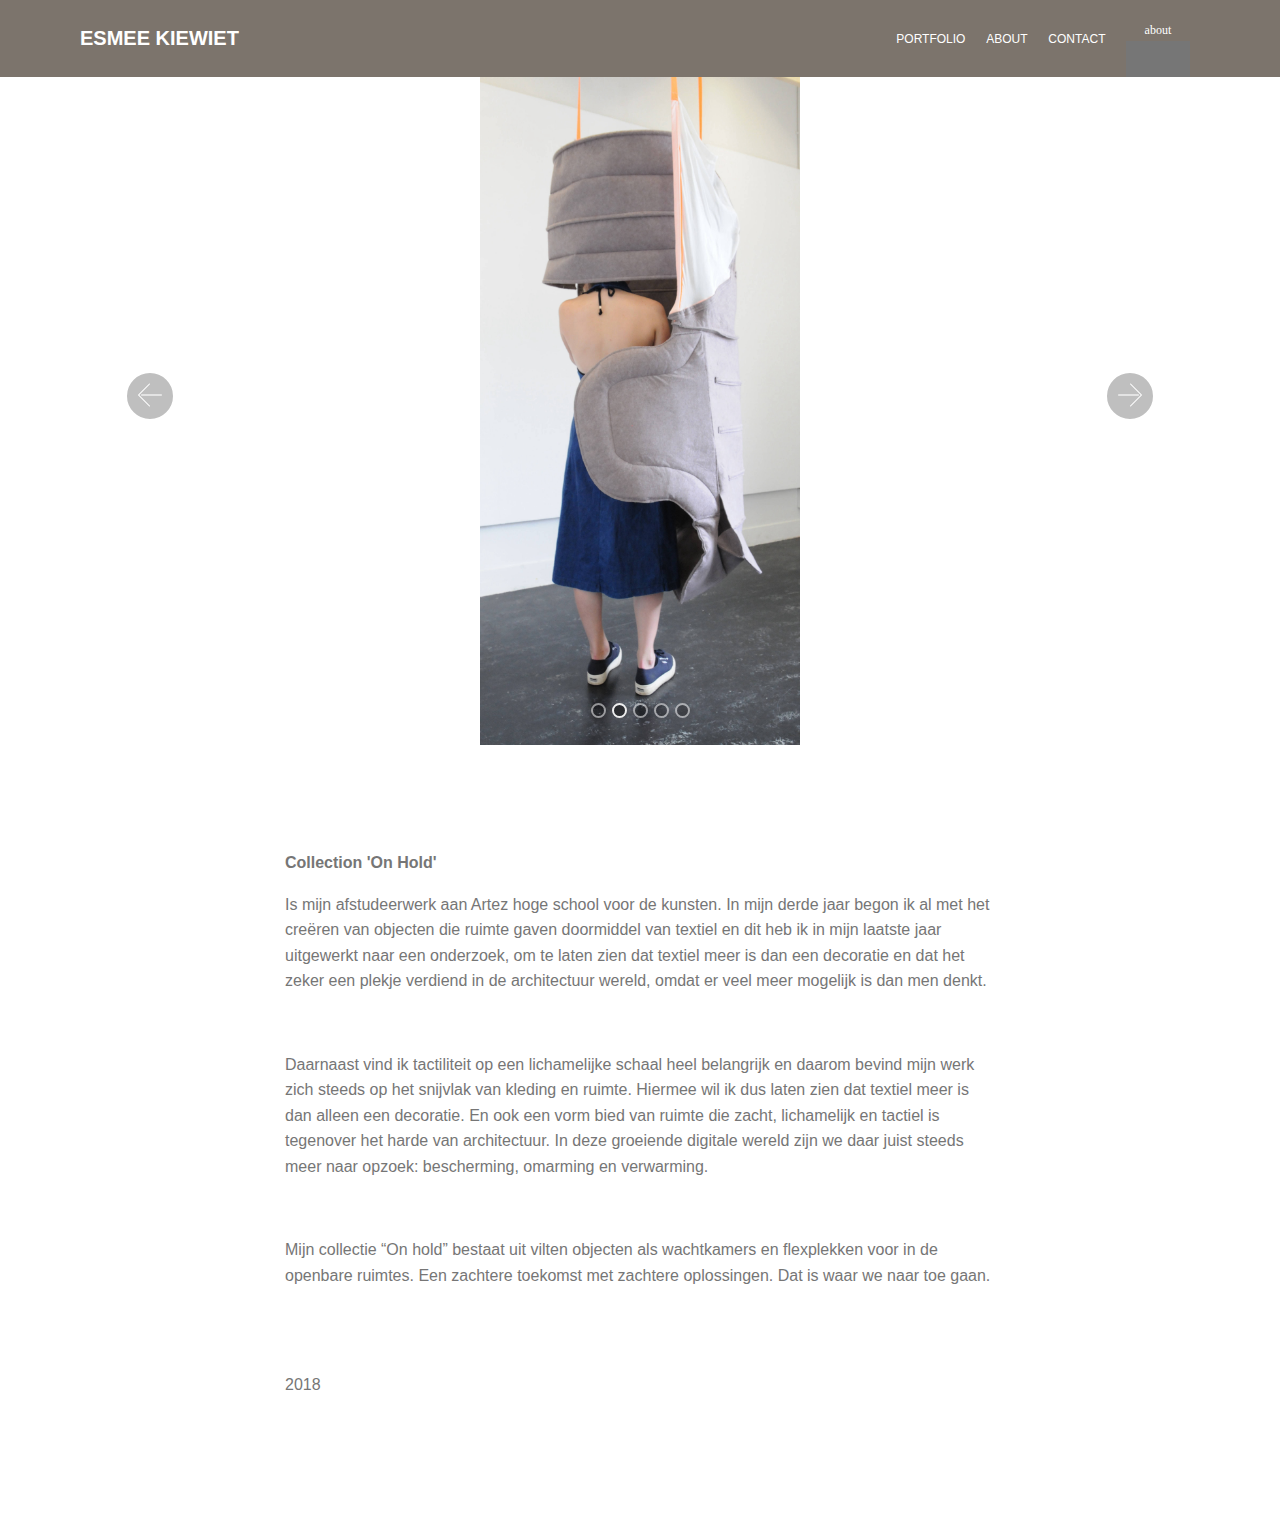
<file: page1.html>
<!DOCTYPE html>
<html >
<head>
  <!-- Site made with Mobirise Website Builder v4.8.7, https://mobirise.com -->
  <meta charset="UTF-8">
  <meta http-equiv="X-UA-Compatible" content="IE=edge">
  <meta name="generator" content="Mobirise v4.8.7, mobirise.com">
  <meta name="viewport" content="width=device-width, initial-scale=1, minimum-scale=1">
  <link rel="shortcut icon" href="assets/images/logo2.png" type="image/x-icon">
  <meta name="description" content="Web Generator Description">
  <title>Afstudeerproject</title>
  <link rel="stylesheet" href="assets/web/assets/mobirise-icons/mobirise-icons.css">
  <link rel="stylesheet" href="assets/tether/tether.min.css">
  <link rel="stylesheet" href="assets/bootstrap/css/bootstrap.min.css">
  <link rel="stylesheet" href="assets/bootstrap/css/bootstrap-grid.min.css">
  <link rel="stylesheet" href="assets/bootstrap/css/bootstrap-reboot.min.css">
  <link rel="stylesheet" href="assets/dropdown/css/style.css">
  <link rel="stylesheet" href="assets/theme/css/style.css">
  <link rel="stylesheet" href="assets/mobirise/css/mbr-additional.css" type="text/css">
  
  
  
</head>
<body>
  <section class="menu cid-qTkzRZLJNu" once="menu" id="menu1-g">

    

    <nav class="navbar navbar-expand beta-menu navbar-dropdown align-items-center navbar-toggleable-sm">
        <button class="navbar-toggler navbar-toggler-right" type="button" data-toggle="collapse" data-target="#navbarSupportedContent" aria-controls="navbarSupportedContent" aria-expanded="false" aria-label="Toggle navigation">
            <div class="hamburger">
                <span></span>
                <span></span>
                <span></span>
                <span></span>
            </div>
        </button>
        <div class="menu-logo">
            <div class="navbar-brand">
                
                <span class="navbar-caption-wrap"><a class="navbar-caption text-white display-5" href="index.html">ESMEE KIEWIET</a></span>
            </div>
        </div>
        <div class="collapse navbar-collapse" id="navbarSupportedContent">
            <ul class="navbar-nav nav-dropdown nav-right" data-app-modern-menu="true"><li class="nav-item"><a class="nav-link link text-white display-5" href="index.html#gallery1-n">PORTFOLIO</a></li><li class="nav-item"><a class="nav-link link text-white display-5" href="index.html#features11-p">ABOUT</a></li><li class="nav-item"><a class="nav-link link text-white display-5" href="index.html#form1-8">CONTACT</a></li>
                <li class="nav-item"><a class="nav-link link text-white display-5" href="https://mobirise.com">
                        <font face="MobiriseIcons">about</font></a><font face="MobiriseIcons"><a class="nav-link link text-white display-5" href="https://mobirise.com" style="font-size: 0.75rem; background-color: rgb(118, 118, 118); font-family: -apple-system, BlinkMacSystemFont, &quot;Segoe UI&quot;, Roboto, &quot;Helvetica Neue&quot;, Arial, sans-serif, &quot;Apple Color Emoji&quot;, &quot;Segoe UI Emoji&quot;, &quot;Segoe UI Symbol&quot;; display: inline !important;">&nbsp; &nbsp; &nbsp; &nbsp; &nbsp; &nbsp; &nbsp; &nbsp; &nbsp; &nbsp;</a></font></li></ul>
            
        </div>
    </nav>
</section>

<section class="engine"><a href="https://mobirise.info/t">free amp template</a></section><section class="carousel slide cid-raIMWJBbHJ" data-interval="false" id="slider2-1d">

    
    <div class="container content-slider">
        <div class="content-slider-wrap">
            <div><div class="mbr-slider slide carousel" data-pause="true" data-keyboard="false" data-ride="false" data-interval="false"><ol class="carousel-indicators"><li data-app-prevent-settings="" data-target="#slider2-1d" data-slide-to="0"></li><li data-app-prevent-settings="" data-target="#slider2-1d" class=" active" data-slide-to="1"></li><li data-app-prevent-settings="" data-target="#slider2-1d" data-slide-to="2"></li><li data-app-prevent-settings="" data-target="#slider2-1d" data-slide-to="3"></li><li data-app-prevent-settings="" data-target="#slider2-1d" data-slide-to="4"></li></ol><div class="carousel-inner" role="listbox"><div class="carousel-item slider-fullscreen-image" data-bg-video-slide="false" style="background-image: url(assets/images/sanne-in-warder-oranje-tint-1493x2010.jpg);"><div class="container container-slide"><div class="image_wrapper"><img src="assets/images/sanne-in-warder-oranje-tint-1493x2010.jpg"><div class="carousel-caption justify-content-center"><div class="col-10 align-center"></div></div></div></div></div><div class="carousel-item slider-fullscreen-image active" data-bg-video-slide="false" style="background-image: url(assets/images/beeld-krant-finals-esmee-1960x4288.jpg);"><div class="container container-slide"><div class="image_wrapper"><img src="assets/images/beeld-krant-finals-esmee-1960x4288.jpg"><div class="carousel-caption justify-content-center"><div class="col-10 align-center"></div></div></div></div></div><div class="carousel-item slider-fullscreen-image" data-bg-video-slide="false" style="background-image: url(assets/images/the-caller-952x815.jpg);"><div class="container container-slide"><div class="image_wrapper"><img src="assets/images/the-caller-952x815.jpg"><div class="carousel-caption justify-content-center"><div class="col-10 align-center"></div></div></div></div></div><div class="carousel-item slider-fullscreen-image" data-bg-video-slide="false" style="background-image: url(assets/images/dm8-0499-1-2000x1328.jpg);"><div class="container container-slide"><div class="image_wrapper"><img src="assets/images/dm8-0499-1-2000x1328.jpg"><div class="carousel-caption justify-content-center"><div class="col-10 align-center"></div></div></div></div></div><div class="carousel-item slider-fullscreen-image" data-bg-video-slide="false" style="background-image: url(assets/images/dscf0170-2000x3000.jpg);"><div class="container container-slide"><div class="image_wrapper"><img src="assets/images/dscf0170-2000x3000.jpg"><div class="carousel-caption justify-content-center"><div class="col-10 align-center"></div></div></div></div></div></div><a data-app-prevent-settings="" class="carousel-control carousel-control-prev" role="button" data-slide="prev" href="#slider2-1d"><span aria-hidden="true" class="mbri-left mbr-iconfont"></span><span class="sr-only">Previous</span></a><a data-app-prevent-settings="" class="carousel-control carousel-control-next" role="button" data-slide="next" href="#slider2-1d"><span aria-hidden="true" class="mbri-right mbr-iconfont"></span><span class="sr-only">Next</span></a></div></div> 
        </div>
    </div>
</section>

<section class="mbr-section article content1 cid-raIMXdAcjN" id="content1-1e">
    
     

    <div class="container">
        <div class="media-container-row">
            <div class="mbr-text col-12 col-md-8 mbr-fonts-style display-7"><p><strong>Collection 'On Hold'</strong></p><p>Is mijn afstudeerwerk aan Artez hoge school voor de kunsten. In mijn derde jaar begon ik al met het creëren van objecten die ruimte gaven doormiddel van textiel en dit heb ik in mijn laatste jaar uitgewerkt naar een onderzoek, om te laten zien dat textiel meer is dan een decoratie en dat het zeker een plekje verdiend in de architectuur wereld, omdat er veel meer mogelijk is dan men denkt.</p><p>​</p><p>Daarnaast vind ik tactiliteit op een lichamelijke schaal heel belangrijk en daarom bevind mijn werk zich steeds op het snijvlak van kleding en ruimte. Hiermee wil ik dus laten zien dat textiel meer is dan alleen een decoratie. En ook een vorm bied van ruimte die zacht, lichamelijk en tactiel is tegenover het harde van architectuur. In deze groeiende digitale wereld zijn we daar juist steeds meer naar opzoek: bescherming, omarming en verwarming.&nbsp;</p><p>&nbsp;</p><p>Mijn collectie “On hold” bestaat uit vilten objecten als wachtkamers en flexplekken voor in de openbare ruimtes. Een zachtere toekomst met zachtere oplossingen. Dat is waar we naar toe gaan. &nbsp; &nbsp; &nbsp; &nbsp; &nbsp; &nbsp; &nbsp; &nbsp; &nbsp; &nbsp; &nbsp; &nbsp; &nbsp; &nbsp; &nbsp; &nbsp; &nbsp; &nbsp; &nbsp;&nbsp;</p><p>&nbsp;</p><p>2018</p><p>​</p></div>
        </div>
    </div>
</section>


  <script src="assets/web/assets/jquery/jquery.min.js"></script>
  <script src="assets/popper/popper.min.js"></script>
  <script src="assets/tether/tether.min.js"></script>
  <script src="assets/bootstrap/js/bootstrap.min.js"></script>
  <script src="assets/smoothscroll/smooth-scroll.js"></script>
  <script src="assets/dropdown/js/script.min.js"></script>
  <script src="assets/bootstrapcarouselswipe/bootstrap-carousel-swipe.js"></script>
  <script src="assets/ytplayer/jquery.mb.ytplayer.min.js"></script>
  <script src="assets/vimeoplayer/jquery.mb.vimeo_player.js"></script>
  <script src="assets/touchswipe/jquery.touch-swipe.min.js"></script>
  <script src="assets/theme/js/script.js"></script>
  <script src="assets/slidervideo/script.js"></script>
  
  
 <div id="scrollToTop" class="scrollToTop mbr-arrow-up"><a style="text-align: center;"><i></i></a></div>
  </body>
</html>
</file>
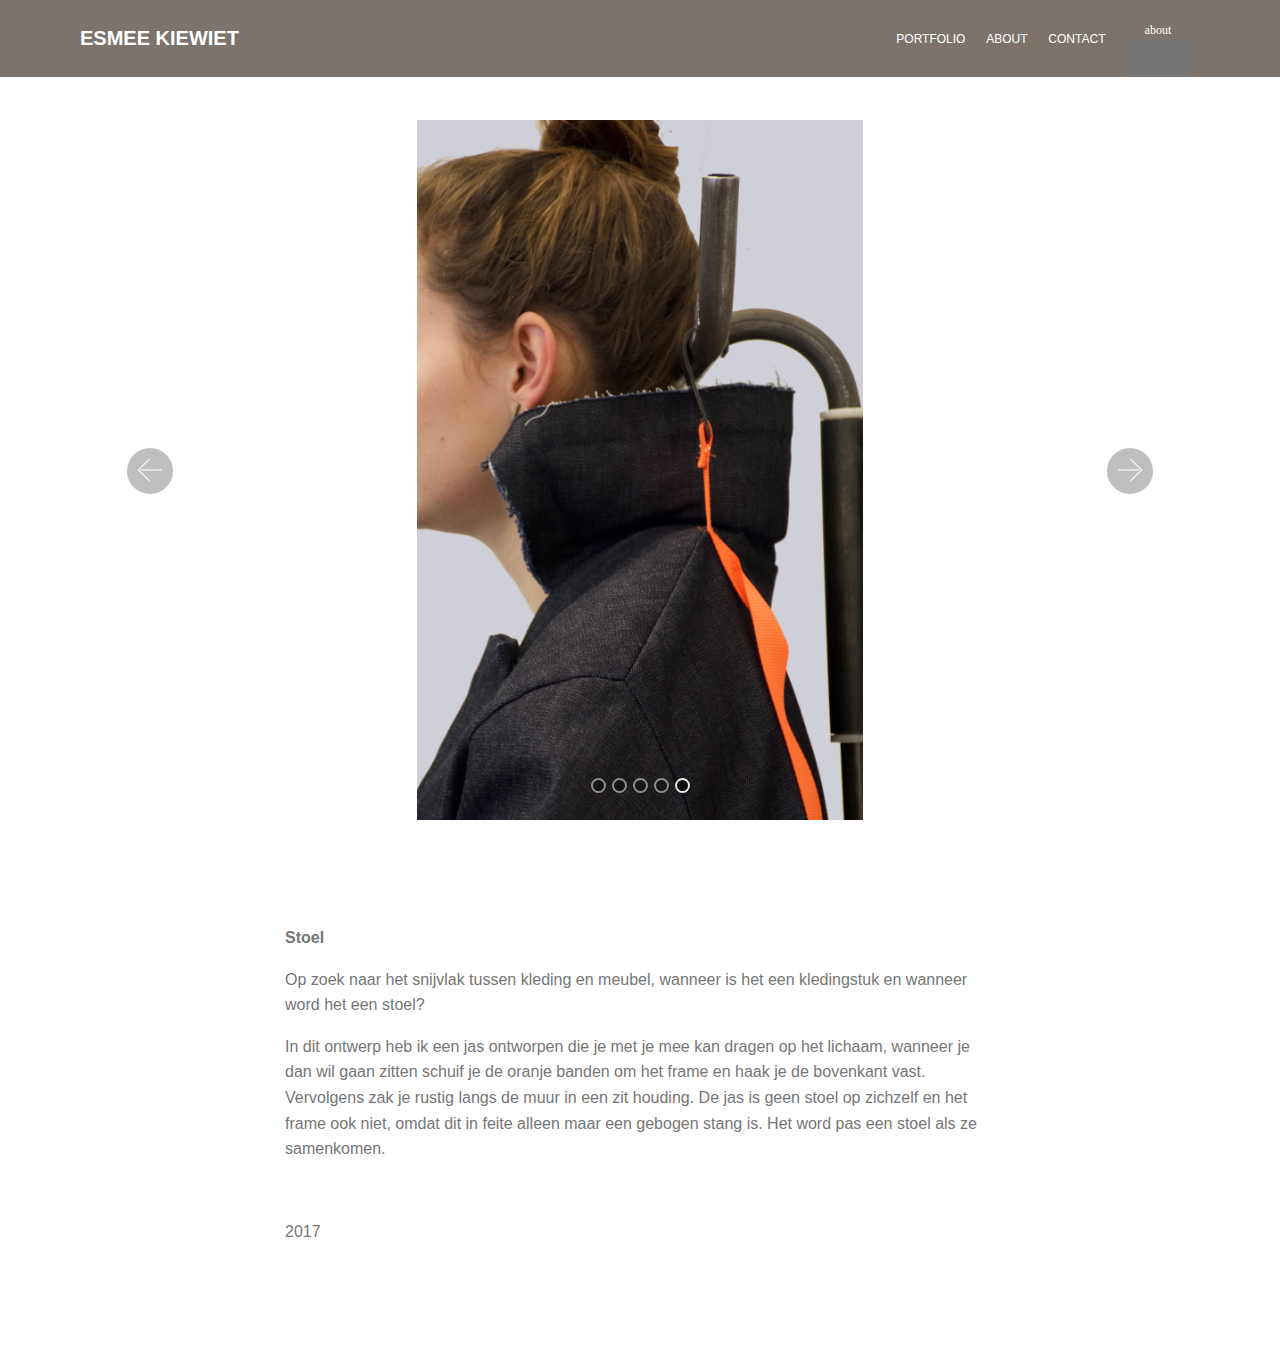
<file: page2.html>
<!DOCTYPE html>
<html >
<head>
  <!-- Site made with Mobirise Website Builder v4.8.7, https://mobirise.com -->
  <meta charset="UTF-8">
  <meta http-equiv="X-UA-Compatible" content="IE=edge">
  <meta name="generator" content="Mobirise v4.8.7, mobirise.com">
  <meta name="viewport" content="width=device-width, initial-scale=1, minimum-scale=1">
  <link rel="shortcut icon" href="assets/images/logo2.png" type="image/x-icon">
  <meta name="description" content="Website Builder Description">
  <title>Stoel</title>
  <link rel="stylesheet" href="assets/web/assets/mobirise-icons/mobirise-icons.css">
  <link rel="stylesheet" href="assets/tether/tether.min.css">
  <link rel="stylesheet" href="assets/bootstrap/css/bootstrap.min.css">
  <link rel="stylesheet" href="assets/bootstrap/css/bootstrap-grid.min.css">
  <link rel="stylesheet" href="assets/bootstrap/css/bootstrap-reboot.min.css">
  <link rel="stylesheet" href="assets/dropdown/css/style.css">
  <link rel="stylesheet" href="assets/theme/css/style.css">
  <link rel="stylesheet" href="assets/mobirise/css/mbr-additional.css" type="text/css">
  
  
  
</head>
<body>
  <section class="menu cid-qTkzRZLJNu" once="menu" id="menu1-h">

    

    <nav class="navbar navbar-expand beta-menu navbar-dropdown align-items-center navbar-toggleable-sm">
        <button class="navbar-toggler navbar-toggler-right" type="button" data-toggle="collapse" data-target="#navbarSupportedContent" aria-controls="navbarSupportedContent" aria-expanded="false" aria-label="Toggle navigation">
            <div class="hamburger">
                <span></span>
                <span></span>
                <span></span>
                <span></span>
            </div>
        </button>
        <div class="menu-logo">
            <div class="navbar-brand">
                
                <span class="navbar-caption-wrap"><a class="navbar-caption text-white display-5" href="index.html">ESMEE KIEWIET</a></span>
            </div>
        </div>
        <div class="collapse navbar-collapse" id="navbarSupportedContent">
            <ul class="navbar-nav nav-dropdown nav-right" data-app-modern-menu="true"><li class="nav-item"><a class="nav-link link text-white display-5" href="index.html#gallery1-n">PORTFOLIO</a></li><li class="nav-item"><a class="nav-link link text-white display-5" href="index.html#features11-p">ABOUT</a></li><li class="nav-item"><a class="nav-link link text-white display-5" href="index.html#form1-8">CONTACT</a></li>
                <li class="nav-item"><a class="nav-link link text-white display-5" href="https://mobirise.com">
                        <font face="MobiriseIcons">about</font></a><font face="MobiriseIcons"><a class="nav-link link text-white display-5" href="https://mobirise.com" style="font-size: 0.75rem; background-color: rgb(118, 118, 118); font-family: -apple-system, BlinkMacSystemFont, &quot;Segoe UI&quot;, Roboto, &quot;Helvetica Neue&quot;, Arial, sans-serif, &quot;Apple Color Emoji&quot;, &quot;Segoe UI Emoji&quot;, &quot;Segoe UI Symbol&quot;; display: inline !important;">&nbsp; &nbsp; &nbsp; &nbsp; &nbsp; &nbsp; &nbsp; &nbsp; &nbsp; &nbsp;</a></font></li></ul>
            
        </div>
    </nav>
</section>

<section class="engine"><a href="https://mobirise.info/r">bootstrap template</a></section><section class="carousel slide cid-raIMUcGwnQ" data-interval="false" id="slider2-1b">

    
    <div class="container content-slider">
        <div class="content-slider-wrap">
            <div><div class="mbr-slider slide carousel" data-pause="true" data-keyboard="false" data-ride="false" data-interval="false"><ol class="carousel-indicators"><li data-app-prevent-settings="" data-target="#slider2-1b" data-slide-to="0"></li><li data-app-prevent-settings="" data-target="#slider2-1b" data-slide-to="1"></li><li data-app-prevent-settings="" data-target="#slider2-1b" data-slide-to="2"></li><li data-app-prevent-settings="" data-target="#slider2-1b" data-slide-to="3"></li><li data-app-prevent-settings="" data-target="#slider2-1b" class=" active" data-slide-to="4"></li></ol><div class="carousel-inner" role="listbox"><div class="carousel-item slider-fullscreen-image" data-bg-video-slide="false" style="background-image: url(assets/images/-dsc5796-2000x3043.jpg);"><div class="container container-slide"><div class="image_wrapper"><img src="assets/images/-dsc5796-2000x3043.jpg"><div class="carousel-caption justify-content-center"><div class="col-10 align-center"></div></div></div></div></div><div class="carousel-item slider-fullscreen-image" data-bg-video-slide="false" style="background-image: url(assets/images/-dsc5804-2000x1335.jpg);"><div class="container container-slide"><div class="image_wrapper"><img src="assets/images/-dsc5804-2000x1335.jpg"><div class="carousel-caption justify-content-center"><div class="col-10 align-center"></div></div></div></div></div><div class="carousel-item slider-fullscreen-image" data-bg-video-slide="false" style="background-image: url(assets/images/-dsc5807-2000x1335.jpg);"><div class="container container-slide"><div class="image_wrapper"><img src="assets/images/-dsc5807-2000x1335.jpg"><div class="carousel-caption justify-content-center"><div class="col-10 align-center"></div></div></div></div></div><div class="carousel-item slider-fullscreen-image" data-bg-video-slide="false" style="background-image: url(assets/images/stoel-zitgedeelte9-geshopte-grijze-achtergrond-2000x1333.jpg);"><div class="container container-slide"><div class="image_wrapper"><img src="assets/images/stoel-zitgedeelte9-geshopte-grijze-achtergrond-2000x1333.jpg"><div class="carousel-caption justify-content-center"><div class="col-10 align-center"></div></div></div></div></div><div class="carousel-item slider-fullscreen-image active" data-bg-video-slide="false" style="background-image: url(assets/images/haak-stoelgrijze-ps-achtergrond-2000x3133.jpg);"><div class="container container-slide"><div class="image_wrapper"><img src="assets/images/haak-stoelgrijze-ps-achtergrond-2000x3133.jpg"><div class="carousel-caption justify-content-center"><div class="col-10 align-center"></div></div></div></div></div></div><a data-app-prevent-settings="" class="carousel-control carousel-control-prev" role="button" data-slide="prev" href="#slider2-1b"><span aria-hidden="true" class="mbri-left mbr-iconfont"></span><span class="sr-only">Previous</span></a><a data-app-prevent-settings="" class="carousel-control carousel-control-next" role="button" data-slide="next" href="#slider2-1b"><span aria-hidden="true" class="mbri-right mbr-iconfont"></span><span class="sr-only">Next</span></a></div></div> 
        </div>
    </div>
</section>

<section class="mbr-section article content1 cid-raIMUB3nAu" id="content1-1c">
    
     

    <div class="container">
        <div class="media-container-row">
            <div class="mbr-text col-12 col-md-8 mbr-fonts-style display-7"><p><strong>Stoel</strong></p><p>Op zoek naar het snijvlak tussen kleding en meubel, wanneer is het een kledingstuk  en wanneer word het een stoel?</p><p>In dit ontwerp heb ik een jas ontworpen die je met je mee kan dragen op het lichaam, wanneer je dan wil gaan zitten schuif je de oranje banden om het frame en haak je de bovenkant vast. Vervolgens zak je rustig langs de muur in een zit houding.  De jas is geen stoel op zichzelf en het frame ook niet, omdat dit in feite alleen maar een gebogen stang is. Het word pas een stoel als ze samenkomen. &nbsp; &nbsp; &nbsp; &nbsp; &nbsp; &nbsp; &nbsp; &nbsp; &nbsp; &nbsp; &nbsp; &nbsp; &nbsp; &nbsp; &nbsp; &nbsp; &nbsp; &nbsp; &nbsp; &nbsp; &nbsp; &nbsp; &nbsp; &nbsp; &nbsp; &nbsp; &nbsp; &nbsp; &nbsp; &nbsp; &nbsp; &nbsp; &nbsp; &nbsp; &nbsp; &nbsp; &nbsp; &nbsp; &nbsp; &nbsp; &nbsp; &nbsp; &nbsp; &nbsp; &nbsp; &nbsp; &nbsp; &nbsp; &nbsp; &nbsp; &nbsp; &nbsp; &nbsp; &nbsp; &nbsp; &nbsp; &nbsp; &nbsp; &nbsp;</p><p>&nbsp;</p><p>2017</p><p>​</p></div>
        </div>
    </div>
</section>


  <script src="assets/web/assets/jquery/jquery.min.js"></script>
  <script src="assets/popper/popper.min.js"></script>
  <script src="assets/tether/tether.min.js"></script>
  <script src="assets/bootstrap/js/bootstrap.min.js"></script>
  <script src="assets/smoothscroll/smooth-scroll.js"></script>
  <script src="assets/dropdown/js/script.min.js"></script>
  <script src="assets/bootstrapcarouselswipe/bootstrap-carousel-swipe.js"></script>
  <script src="assets/ytplayer/jquery.mb.ytplayer.min.js"></script>
  <script src="assets/vimeoplayer/jquery.mb.vimeo_player.js"></script>
  <script src="assets/touchswipe/jquery.touch-swipe.min.js"></script>
  <script src="assets/theme/js/script.js"></script>
  <script src="assets/slidervideo/script.js"></script>
  
  
 <div id="scrollToTop" class="scrollToTop mbr-arrow-up"><a style="text-align: center;"><i></i></a></div>
  </body>
</html>
</file>
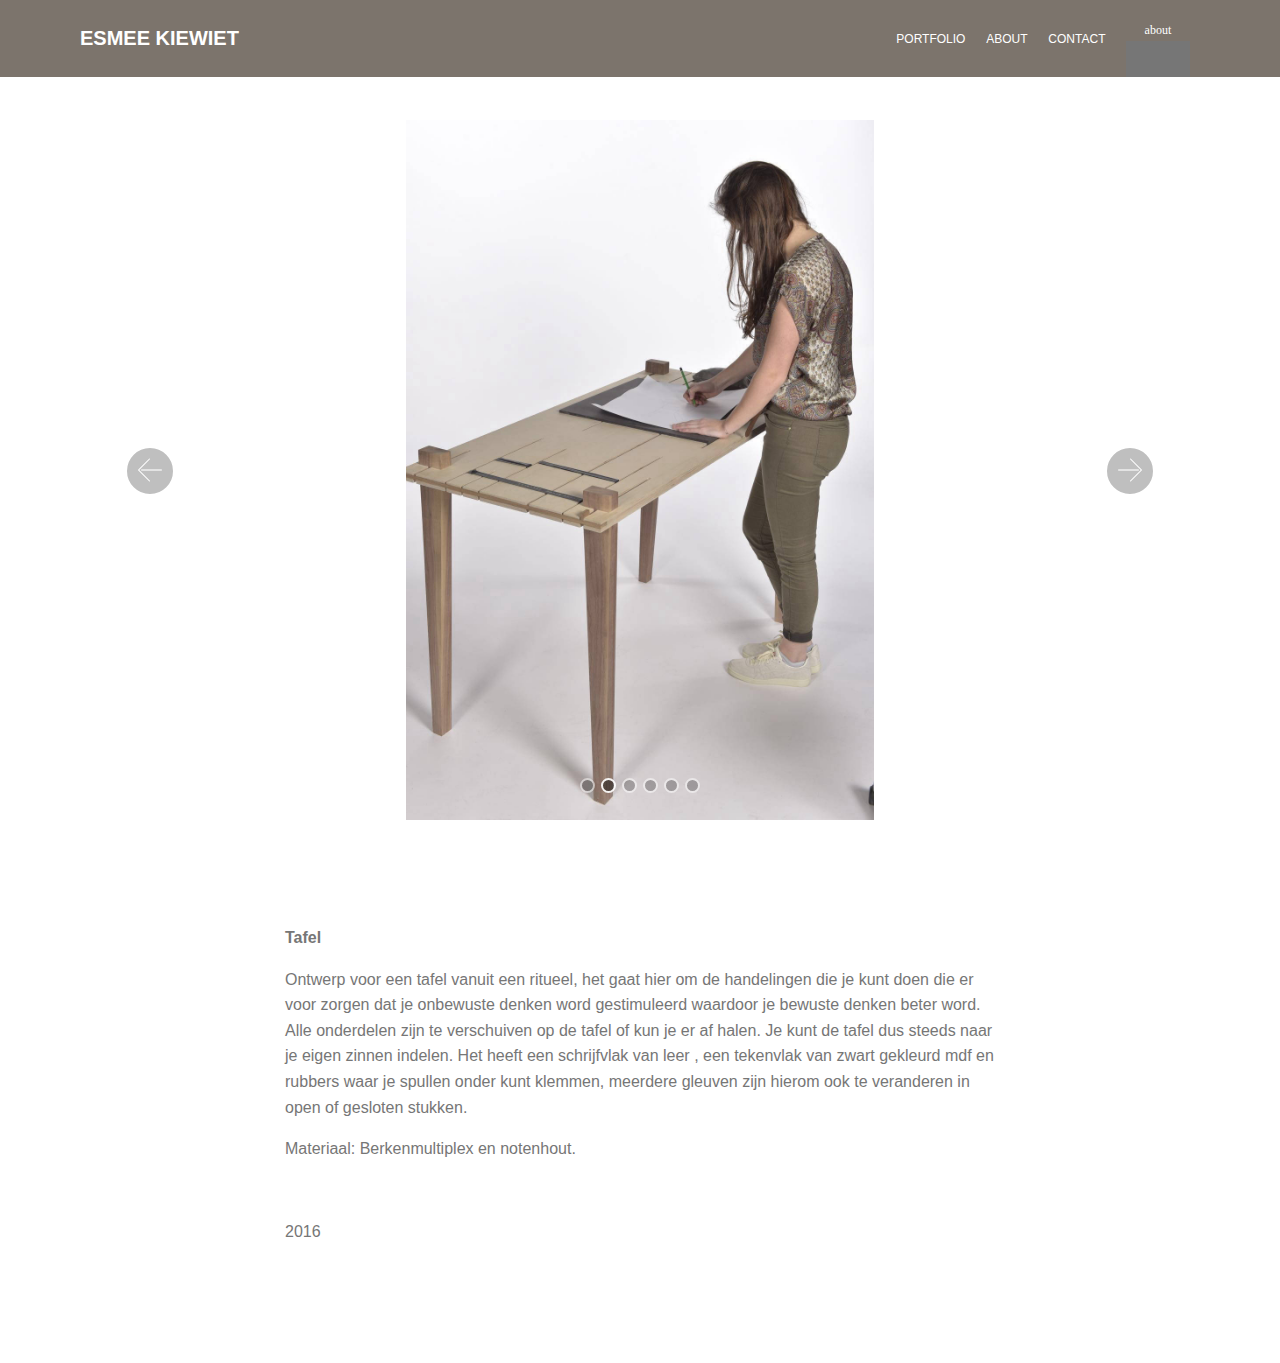
<file: page3.html>
<!DOCTYPE html>
<html >
<head>
  <!-- Site made with Mobirise Website Builder v4.8.7, https://mobirise.com -->
  <meta charset="UTF-8">
  <meta http-equiv="X-UA-Compatible" content="IE=edge">
  <meta name="generator" content="Mobirise v4.8.7, mobirise.com">
  <meta name="viewport" content="width=device-width, initial-scale=1, minimum-scale=1">
  <link rel="shortcut icon" href="assets/images/logo2.png" type="image/x-icon">
  <meta name="description" content="Website Builder Description">
  <title>Tafel</title>
  <link rel="stylesheet" href="assets/web/assets/mobirise-icons/mobirise-icons.css">
  <link rel="stylesheet" href="assets/tether/tether.min.css">
  <link rel="stylesheet" href="assets/bootstrap/css/bootstrap.min.css">
  <link rel="stylesheet" href="assets/bootstrap/css/bootstrap-grid.min.css">
  <link rel="stylesheet" href="assets/bootstrap/css/bootstrap-reboot.min.css">
  <link rel="stylesheet" href="assets/dropdown/css/style.css">
  <link rel="stylesheet" href="assets/theme/css/style.css">
  <link rel="stylesheet" href="assets/mobirise/css/mbr-additional.css" type="text/css">
  
  
  
</head>
<body>
  <section class="menu cid-qTkzRZLJNu" once="menu" id="menu1-i">

    

    <nav class="navbar navbar-expand beta-menu navbar-dropdown align-items-center navbar-toggleable-sm">
        <button class="navbar-toggler navbar-toggler-right" type="button" data-toggle="collapse" data-target="#navbarSupportedContent" aria-controls="navbarSupportedContent" aria-expanded="false" aria-label="Toggle navigation">
            <div class="hamburger">
                <span></span>
                <span></span>
                <span></span>
                <span></span>
            </div>
        </button>
        <div class="menu-logo">
            <div class="navbar-brand">
                
                <span class="navbar-caption-wrap"><a class="navbar-caption text-white display-5" href="index.html">ESMEE KIEWIET</a></span>
            </div>
        </div>
        <div class="collapse navbar-collapse" id="navbarSupportedContent">
            <ul class="navbar-nav nav-dropdown nav-right" data-app-modern-menu="true"><li class="nav-item"><a class="nav-link link text-white display-5" href="index.html#gallery1-n">PORTFOLIO</a></li><li class="nav-item"><a class="nav-link link text-white display-5" href="index.html#features11-p">ABOUT</a></li><li class="nav-item"><a class="nav-link link text-white display-5" href="index.html#form1-8">CONTACT</a></li>
                <li class="nav-item"><a class="nav-link link text-white display-5" href="https://mobirise.com">
                        <font face="MobiriseIcons">about</font></a><font face="MobiriseIcons"><a class="nav-link link text-white display-5" href="https://mobirise.com" style="font-size: 0.75rem; background-color: rgb(118, 118, 118); font-family: -apple-system, BlinkMacSystemFont, &quot;Segoe UI&quot;, Roboto, &quot;Helvetica Neue&quot;, Arial, sans-serif, &quot;Apple Color Emoji&quot;, &quot;Segoe UI Emoji&quot;, &quot;Segoe UI Symbol&quot;; display: inline !important;">&nbsp; &nbsp; &nbsp; &nbsp; &nbsp; &nbsp; &nbsp; &nbsp; &nbsp; &nbsp;</a></font></li></ul>
            
        </div>
    </nav>
</section>

<section class="engine"><a href="https://mobirise.info/z">best free html templates</a></section><section class="carousel slide cid-raIMSiifXh" data-interval="false" id="slider2-19">

    
    <div class="container content-slider">
        <div class="content-slider-wrap">
            <div><div class="mbr-slider slide carousel" data-pause="true" data-keyboard="false" data-ride="false" data-interval="false"><ol class="carousel-indicators"><li data-app-prevent-settings="" data-target="#slider2-19" data-slide-to="0"></li><li data-app-prevent-settings="" data-target="#slider2-19" class=" active" data-slide-to="1"></li><li data-app-prevent-settings="" data-target="#slider2-19" data-slide-to="2"></li><li data-app-prevent-settings="" data-target="#slider2-19" data-slide-to="3"></li><li data-app-prevent-settings="" data-target="#slider2-19" data-slide-to="4"></li><li data-app-prevent-settings="" data-target="#slider2-19" data-slide-to="5"></li></ol><div class="carousel-inner" role="listbox"><div class="carousel-item slider-fullscreen-image" data-bg-video-slide="false" style="background-image: url(assets/images/img-4007-1600x1068.jpg);"><div class="container container-slide"><div class="image_wrapper"><img src="assets/images/img-4007-1600x1068.jpg"><div class="carousel-caption justify-content-center"><div class="col-10 align-center"></div></div></div></div></div><div class="carousel-item slider-fullscreen-image active" data-bg-video-slide="false" style="background-image: url(assets/images/img-4008-1068x1600.jpg);"><div class="container container-slide"><div class="image_wrapper"><img src="assets/images/img-4008-1068x1600.jpg"><div class="carousel-caption justify-content-center"><div class="col-10 align-center"></div></div></div></div></div><div class="carousel-item slider-fullscreen-image" data-bg-video-slide="false" style="background-image: url(assets/images/img-4010-1068x1600.jpg);"><div class="container container-slide"><div class="image_wrapper"><img src="assets/images/img-4010-1068x1600.jpg"><div class="carousel-caption justify-content-center"><div class="col-10 align-center"></div></div></div></div></div><div class="carousel-item slider-fullscreen-image" data-bg-video-slide="false" style="background-image: url(assets/images/img-4011-1600x1068.jpg);"><div class="container container-slide"><div class="image_wrapper"><img src="assets/images/img-4011-1600x1068.jpg"><div class="carousel-caption justify-content-center"><div class="col-10 align-center"></div></div></div></div></div><div class="carousel-item slider-fullscreen-image" data-bg-video-slide="false" style="background-image: url(assets/images/img-4014-1068x1600.jpg);"><div class="container container-slide"><div class="image_wrapper"><img src="assets/images/img-4014-1068x1600.jpg"><div class="carousel-caption justify-content-center"><div class="col-10 align-center"></div></div></div></div></div><div class="carousel-item slider-fullscreen-image" data-bg-video-slide="false" style="background-image: url(assets/images/img-4015-1600x1068.jpg);"><div class="container container-slide"><div class="image_wrapper"><img src="assets/images/img-4015-1600x1068.jpg"><div class="carousel-caption justify-content-center"><div class="col-10 align-center"></div></div></div></div></div></div><a data-app-prevent-settings="" class="carousel-control carousel-control-prev" role="button" data-slide="prev" href="#slider2-19"><span aria-hidden="true" class="mbri-left mbr-iconfont"></span><span class="sr-only">Previous</span></a><a data-app-prevent-settings="" class="carousel-control carousel-control-next" role="button" data-slide="next" href="#slider2-19"><span aria-hidden="true" class="mbri-right mbr-iconfont"></span><span class="sr-only">Next</span></a></div></div> 
        </div>
    </div>
</section>

<section class="mbr-section article content1 cid-raIMSDCLSZ" id="content1-1a">
    
     

    <div class="container">
        <div class="media-container-row">
            <div class="mbr-text col-12 col-md-8 mbr-fonts-style display-7"><p><strong>Tafel</strong></p><p>Ontwerp voor een tafel vanuit een ritueel, het gaat hier om de handelingen die je kunt doen die er voor zorgen dat je onbewuste denken word gestimuleerd waardoor je bewuste denken beter word. Alle onderdelen zijn te verschuiven op de tafel of kun je er af halen. Je kunt de tafel dus steeds naar je eigen zinnen indelen. Het heeft een schrijfvlak van leer , een tekenvlak van zwart gekleurd mdf en rubbers waar je spullen onder kunt klemmen, meerdere gleuven zijn hierom ook te veranderen in open of gesloten stukken.</p><p><span style="font-family: -apple-system, BlinkMacSystemFont, &quot;Segoe UI&quot;, Roboto, &quot;Helvetica Neue&quot;, Arial, sans-serif, &quot;Apple Color Emoji&quot;, &quot;Segoe UI Emoji&quot;, &quot;Segoe UI Symbol&quot;; font-size: 1rem;">Materiaal:  Berkenmultiplex en notenhout.</span></p><p>&nbsp;</p><p>2016</p><p>​</p></div>
        </div>
    </div>
</section>


  <script src="assets/web/assets/jquery/jquery.min.js"></script>
  <script src="assets/popper/popper.min.js"></script>
  <script src="assets/tether/tether.min.js"></script>
  <script src="assets/bootstrap/js/bootstrap.min.js"></script>
  <script src="assets/smoothscroll/smooth-scroll.js"></script>
  <script src="assets/dropdown/js/script.min.js"></script>
  <script src="assets/bootstrapcarouselswipe/bootstrap-carousel-swipe.js"></script>
  <script src="assets/ytplayer/jquery.mb.ytplayer.min.js"></script>
  <script src="assets/vimeoplayer/jquery.mb.vimeo_player.js"></script>
  <script src="assets/touchswipe/jquery.touch-swipe.min.js"></script>
  <script src="assets/theme/js/script.js"></script>
  <script src="assets/slidervideo/script.js"></script>
  
  
 <div id="scrollToTop" class="scrollToTop mbr-arrow-up"><a style="text-align: center;"><i></i></a></div>
  </body>
</html>
</file>
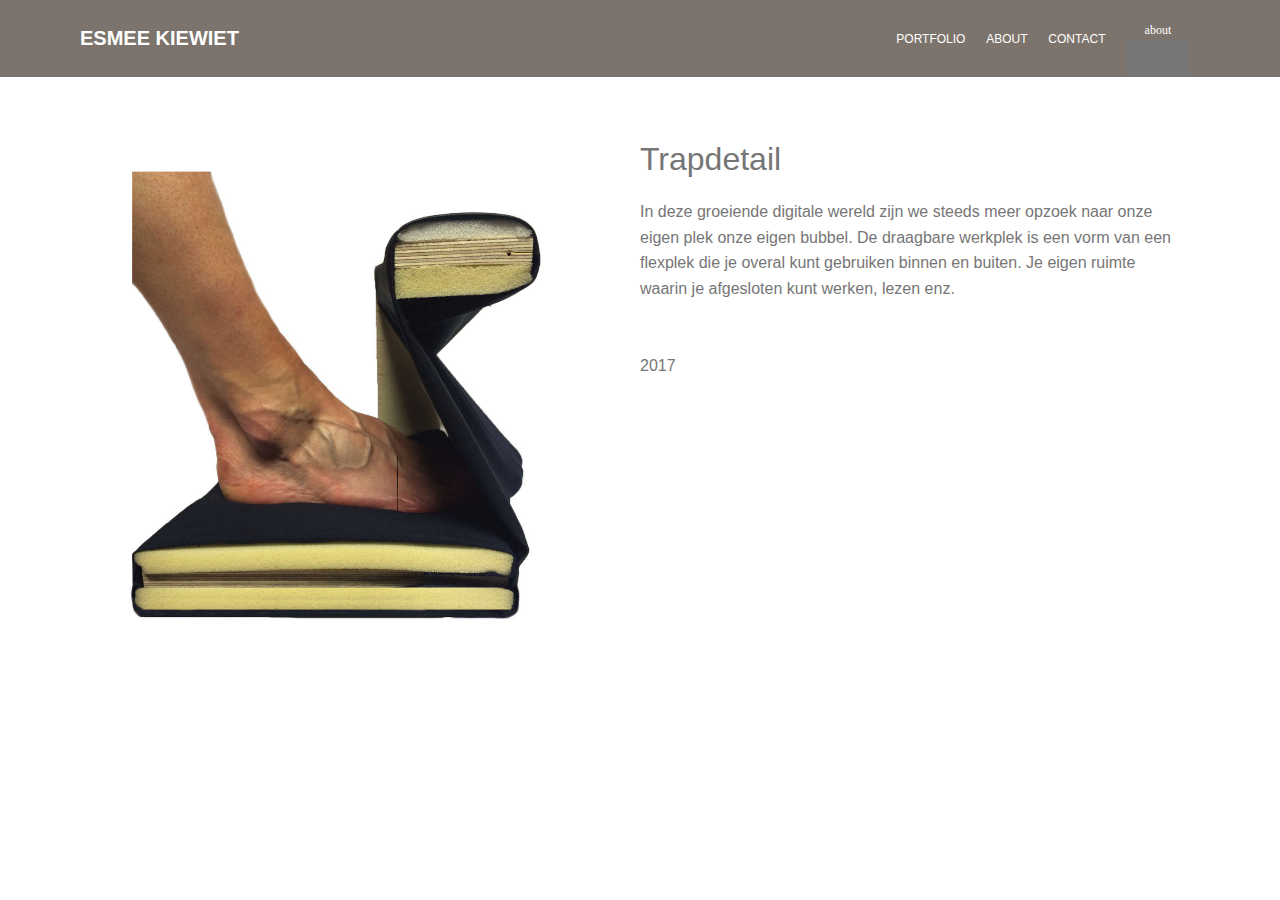
<file: page4.html>
<!DOCTYPE html>
<html >
<head>
  <!-- Site made with Mobirise Website Builder v4.8.7, https://mobirise.com -->
  <meta charset="UTF-8">
  <meta http-equiv="X-UA-Compatible" content="IE=edge">
  <meta name="generator" content="Mobirise v4.8.7, mobirise.com">
  <meta name="viewport" content="width=device-width, initial-scale=1, minimum-scale=1">
  <link rel="shortcut icon" href="assets/images/logo2.png" type="image/x-icon">
  <meta name="description" content="Web Page Builder Description">
  <title>Trapdetail</title>
  <link rel="stylesheet" href="assets/web/assets/mobirise-icons/mobirise-icons.css">
  <link rel="stylesheet" href="assets/tether/tether.min.css">
  <link rel="stylesheet" href="assets/bootstrap/css/bootstrap.min.css">
  <link rel="stylesheet" href="assets/bootstrap/css/bootstrap-grid.min.css">
  <link rel="stylesheet" href="assets/bootstrap/css/bootstrap-reboot.min.css">
  <link rel="stylesheet" href="assets/dropdown/css/style.css">
  <link rel="stylesheet" href="assets/theme/css/style.css">
  <link rel="stylesheet" href="assets/mobirise/css/mbr-additional.css" type="text/css">
  
  
  
</head>
<body>
  <section class="menu cid-qTkzRZLJNu" once="menu" id="menu1-j">

    

    <nav class="navbar navbar-expand beta-menu navbar-dropdown align-items-center navbar-toggleable-sm">
        <button class="navbar-toggler navbar-toggler-right" type="button" data-toggle="collapse" data-target="#navbarSupportedContent" aria-controls="navbarSupportedContent" aria-expanded="false" aria-label="Toggle navigation">
            <div class="hamburger">
                <span></span>
                <span></span>
                <span></span>
                <span></span>
            </div>
        </button>
        <div class="menu-logo">
            <div class="navbar-brand">
                
                <span class="navbar-caption-wrap"><a class="navbar-caption text-white display-5" href="index.html">ESMEE KIEWIET</a></span>
            </div>
        </div>
        <div class="collapse navbar-collapse" id="navbarSupportedContent">
            <ul class="navbar-nav nav-dropdown nav-right" data-app-modern-menu="true"><li class="nav-item"><a class="nav-link link text-white display-5" href="index.html#gallery1-n">PORTFOLIO</a></li><li class="nav-item"><a class="nav-link link text-white display-5" href="index.html#features11-p">ABOUT</a></li><li class="nav-item"><a class="nav-link link text-white display-5" href="index.html#form1-8">CONTACT</a></li>
                <li class="nav-item"><a class="nav-link link text-white display-5" href="https://mobirise.com">
                        <font face="MobiriseIcons">about</font></a><font face="MobiriseIcons"><a class="nav-link link text-white display-5" href="https://mobirise.com" style="font-size: 0.75rem; background-color: rgb(118, 118, 118); font-family: -apple-system, BlinkMacSystemFont, &quot;Segoe UI&quot;, Roboto, &quot;Helvetica Neue&quot;, Arial, sans-serif, &quot;Apple Color Emoji&quot;, &quot;Segoe UI Emoji&quot;, &quot;Segoe UI Symbol&quot;; display: inline !important;">&nbsp; &nbsp; &nbsp; &nbsp; &nbsp; &nbsp; &nbsp; &nbsp; &nbsp; &nbsp;</a></font></li></ul>
            
        </div>
    </nav>
</section>

<section class="engine"><a href="https://mobirise.info/u">bootstrap html templates</a></section><section class="features11 cid-rbmPKyM3qC" id="features11-1p">

    

    

    <div class="container">   
        <div class="col-md-12">
            <div class="media-container-row">
                <div class="mbr-figure" style="width: 50%;">
                    <img src="assets/images/trapdetail-afb-950x1106.jpg" alt="Mobirise" title="">
                </div>
                <div class=" align-left aside-content">
                    <h2 class="mbr-title pt-2 mbr-fonts-style display-7">Trapdetail</h2>
                    <div class="mbr-section-text">
                        <p class="mbr-text mb-5 pt-3 mbr-light mbr-fonts-style display-5">In deze groeiende digitale wereld zijn we steeds meer opzoek naar onze eigen plek onze eigen bubbel. De draagbare werkplek is een vorm van een flexplek die je overal kunt gebruiken binnen en buiten. Je eigen ruimte waarin je afgesloten kunt werken, lezen enz.                                                                                                                         <br><br><br>2017</p>
                    </div>

                    
                </div>
            </div>
        </div> 
    </div>          
</section>


  <script src="assets/web/assets/jquery/jquery.min.js"></script>
  <script src="assets/popper/popper.min.js"></script>
  <script src="assets/tether/tether.min.js"></script>
  <script src="assets/bootstrap/js/bootstrap.min.js"></script>
  <script src="assets/smoothscroll/smooth-scroll.js"></script>
  <script src="assets/dropdown/js/script.min.js"></script>
  <script src="assets/touchswipe/jquery.touch-swipe.min.js"></script>
  <script src="assets/theme/js/script.js"></script>
  
  
 <div id="scrollToTop" class="scrollToTop mbr-arrow-up"><a style="text-align: center;"><i></i></a></div>
  </body>
</html>
</file>
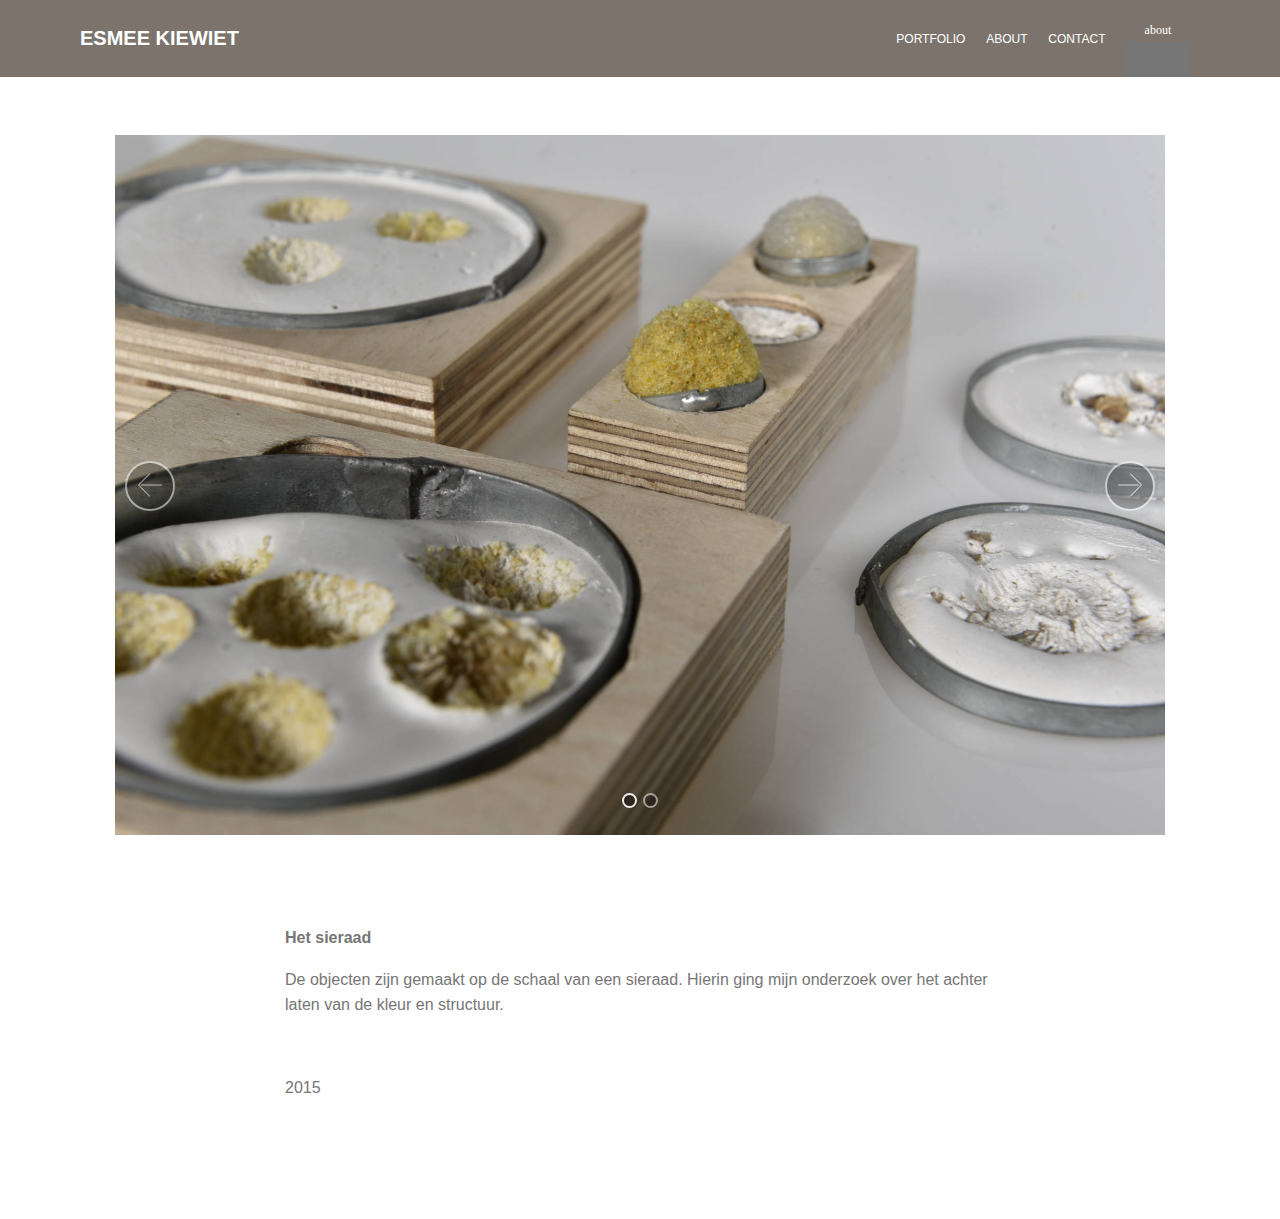
<file: page5.html>
<!DOCTYPE html>
<html >
<head>
  <!-- Site made with Mobirise Website Builder v4.8.7, https://mobirise.com -->
  <meta charset="UTF-8">
  <meta http-equiv="X-UA-Compatible" content="IE=edge">
  <meta name="generator" content="Mobirise v4.8.7, mobirise.com">
  <meta name="viewport" content="width=device-width, initial-scale=1, minimum-scale=1">
  <link rel="shortcut icon" href="assets/images/logo2.png" type="image/x-icon">
  <meta name="description" content="Web Page Generator Description">
  <title>Het sieraad</title>
  <link rel="stylesheet" href="assets/web/assets/mobirise-icons/mobirise-icons.css">
  <link rel="stylesheet" href="assets/tether/tether.min.css">
  <link rel="stylesheet" href="assets/bootstrap/css/bootstrap.min.css">
  <link rel="stylesheet" href="assets/bootstrap/css/bootstrap-grid.min.css">
  <link rel="stylesheet" href="assets/bootstrap/css/bootstrap-reboot.min.css">
  <link rel="stylesheet" href="assets/dropdown/css/style.css">
  <link rel="stylesheet" href="assets/theme/css/style.css">
  <link rel="stylesheet" href="assets/mobirise/css/mbr-additional.css" type="text/css">
  
  
  
</head>
<body>
  <section class="menu cid-qTkzRZLJNu" once="menu" id="menu1-k">

    

    <nav class="navbar navbar-expand beta-menu navbar-dropdown align-items-center navbar-toggleable-sm">
        <button class="navbar-toggler navbar-toggler-right" type="button" data-toggle="collapse" data-target="#navbarSupportedContent" aria-controls="navbarSupportedContent" aria-expanded="false" aria-label="Toggle navigation">
            <div class="hamburger">
                <span></span>
                <span></span>
                <span></span>
                <span></span>
            </div>
        </button>
        <div class="menu-logo">
            <div class="navbar-brand">
                
                <span class="navbar-caption-wrap"><a class="navbar-caption text-white display-5" href="index.html">ESMEE KIEWIET</a></span>
            </div>
        </div>
        <div class="collapse navbar-collapse" id="navbarSupportedContent">
            <ul class="navbar-nav nav-dropdown nav-right" data-app-modern-menu="true"><li class="nav-item"><a class="nav-link link text-white display-5" href="index.html#gallery1-n">PORTFOLIO</a></li><li class="nav-item"><a class="nav-link link text-white display-5" href="index.html#features11-p">ABOUT</a></li><li class="nav-item"><a class="nav-link link text-white display-5" href="index.html#form1-8">CONTACT</a></li>
                <li class="nav-item"><a class="nav-link link text-white display-5" href="https://mobirise.com">
                        <font face="MobiriseIcons">about</font></a><font face="MobiriseIcons"><a class="nav-link link text-white display-5" href="https://mobirise.com" style="font-size: 0.75rem; background-color: rgb(118, 118, 118); font-family: -apple-system, BlinkMacSystemFont, &quot;Segoe UI&quot;, Roboto, &quot;Helvetica Neue&quot;, Arial, sans-serif, &quot;Apple Color Emoji&quot;, &quot;Segoe UI Emoji&quot;, &quot;Segoe UI Symbol&quot;; display: inline !important;">&nbsp; &nbsp; &nbsp; &nbsp; &nbsp; &nbsp; &nbsp; &nbsp; &nbsp; &nbsp;</a></font></li></ul>
            
        </div>
    </nav>
</section>

<section class="engine"><a href="https://mobirise.info/t">free amp templates</a></section><section class="carousel slide cid-raIMNeroOC" data-interval="false" id="slider2-15">

    
    <div class="container content-slider">
        <div class="content-slider-wrap">
            <div><div class="mbr-slider slide carousel" data-pause="true" data-keyboard="false" data-ride="false" data-interval="false"><ol class="carousel-indicators"><li data-app-prevent-settings="" data-target="#slider2-15" data-slide-to="0"></li><li data-app-prevent-settings="" data-target="#slider2-15" data-slide-to="1"></li><li data-app-prevent-settings="" data-target="#slider2-15" data-slide-to="2"></li></ol><div class="carousel-inner" role="listbox"><div class="carousel-item slider-fullscreen-image" data-bg-video-slide="false" style="background-image: url(assets/images/-dsc6056-2000x1333.jpg);"><div class="container container-slide"><div class="image_wrapper"><div class="mbr-overlay"></div><img src="assets/images/-dsc6056-2000x1333.jpg"><div class="carousel-caption justify-content-center"><div class="col-10 align-center"></div></div></div></div></div><div class="carousel-item slider-fullscreen-image" data-bg-video-slide=""><div class="mbr-overlay"></div><div class="container container-slide"><div class="image_wrapper"><img src="assets/images/2.jpg" style="opacity: 0;"><div class="carousel-caption justify-content-center"><div class="col-10 align-center"><p class="lead mbr-text mbr-fonts-style display-7">Slide met Youtube video-achtergrond en dekkleur. Titel en tekst worden links uitgelijnd.</p></div></div></div></div></div><div class="carousel-item slider-fullscreen-image" data-bg-video-slide="false" style="background-image: url(assets/images/-dsc6062-2000x1333.jpg);"><div class="container container-slide"><div class="image_wrapper"><div class="mbr-overlay"></div><img src="assets/images/-dsc6062-2000x1333.jpg"><div class="carousel-caption justify-content-center"><div class="col-10 align-center"></div></div></div></div></div></div><a data-app-prevent-settings="" class="carousel-control carousel-control-prev" role="button" data-slide="prev" href="#slider2-15"><span aria-hidden="true" class="mbri-left mbr-iconfont"></span><span class="sr-only">Previous</span></a><a data-app-prevent-settings="" class="carousel-control carousel-control-next" role="button" data-slide="next" href="#slider2-15"><span aria-hidden="true" class="mbri-right mbr-iconfont"></span><span class="sr-only">Next</span></a></div></div> 
        </div>
    </div>
</section>

<section class="carousel slide cid-rblTuTFNfC" data-interval="false" id="slider2-1m">

    
    <div class="container content-slider">
        <div class="content-slider-wrap">
            <div><div class="mbr-slider slide carousel" data-pause="true" data-keyboard="false" data-ride="false" data-interval="false"><ol class="carousel-indicators"><li data-app-prevent-settings="" data-target="#slider2-1m" class=" active" data-slide-to="0"></li><li data-app-prevent-settings="" data-target="#slider2-1m" data-slide-to="1"></li></ol><div class="carousel-inner" role="listbox"><div class="carousel-item slider-fullscreen-image active" data-bg-video-slide="false" style="background-image: url(assets/images/-dsc6056-2000x1333.jpg);"><div class="container container-slide"><div class="image_wrapper"><img src="assets/images/-dsc6056-2000x1333.jpg"><div class="carousel-caption justify-content-center"><div class="col-10 align-center"></div></div></div></div></div><div class="carousel-item slider-fullscreen-image" data-bg-video-slide="false" style="background-image: url(assets/images/-dsc6062-2000x1333.jpg);"><div class="container container-slide"><div class="image_wrapper"><img src="assets/images/-dsc6062-2000x1333.jpg"><div class="carousel-caption justify-content-center"><div class="col-10 align-center"></div></div></div></div></div></div><a data-app-prevent-settings="" class="carousel-control carousel-control-prev" role="button" data-slide="prev" href="#slider2-1m"><span aria-hidden="true" class="mbri-left mbr-iconfont"></span><span class="sr-only">Previous</span></a><a data-app-prevent-settings="" class="carousel-control carousel-control-next" role="button" data-slide="next" href="#slider2-1m"><span aria-hidden="true" class="mbri-right mbr-iconfont"></span><span class="sr-only">Next</span></a></div></div> 
        </div>
    </div>
</section>

<section class="mbr-section article content1 cid-raIMNGjuEJ" id="content1-16">
    
     

    <div class="container">
        <div class="media-container-row">
            <div class="mbr-text col-12 col-md-8 mbr-fonts-style display-7"><p><strong>Het sieraad</strong></p><p>De objecten zijn gemaakt op de schaal van een sieraad. Hierin ging mijn onderzoek over het achter laten van de kleur en structuur.&nbsp;</p><p>&nbsp;</p><p>2015</p><p>​</p></div>
        </div>
    </div>
</section>


  <script src="assets/web/assets/jquery/jquery.min.js"></script>
  <script src="assets/popper/popper.min.js"></script>
  <script src="assets/tether/tether.min.js"></script>
  <script src="assets/bootstrap/js/bootstrap.min.js"></script>
  <script src="assets/smoothscroll/smooth-scroll.js"></script>
  <script src="assets/dropdown/js/script.min.js"></script>
  <script src="assets/bootstrapcarouselswipe/bootstrap-carousel-swipe.js"></script>
  <script src="assets/ytplayer/jquery.mb.ytplayer.min.js"></script>
  <script src="assets/vimeoplayer/jquery.mb.vimeo_player.js"></script>
  <script src="assets/touchswipe/jquery.touch-swipe.min.js"></script>
  <script src="assets/theme/js/script.js"></script>
  <script src="assets/slidervideo/script.js"></script>
  
  
 <div id="scrollToTop" class="scrollToTop mbr-arrow-up"><a style="text-align: center;"><i></i></a></div>
  </body>
</html>
</file>
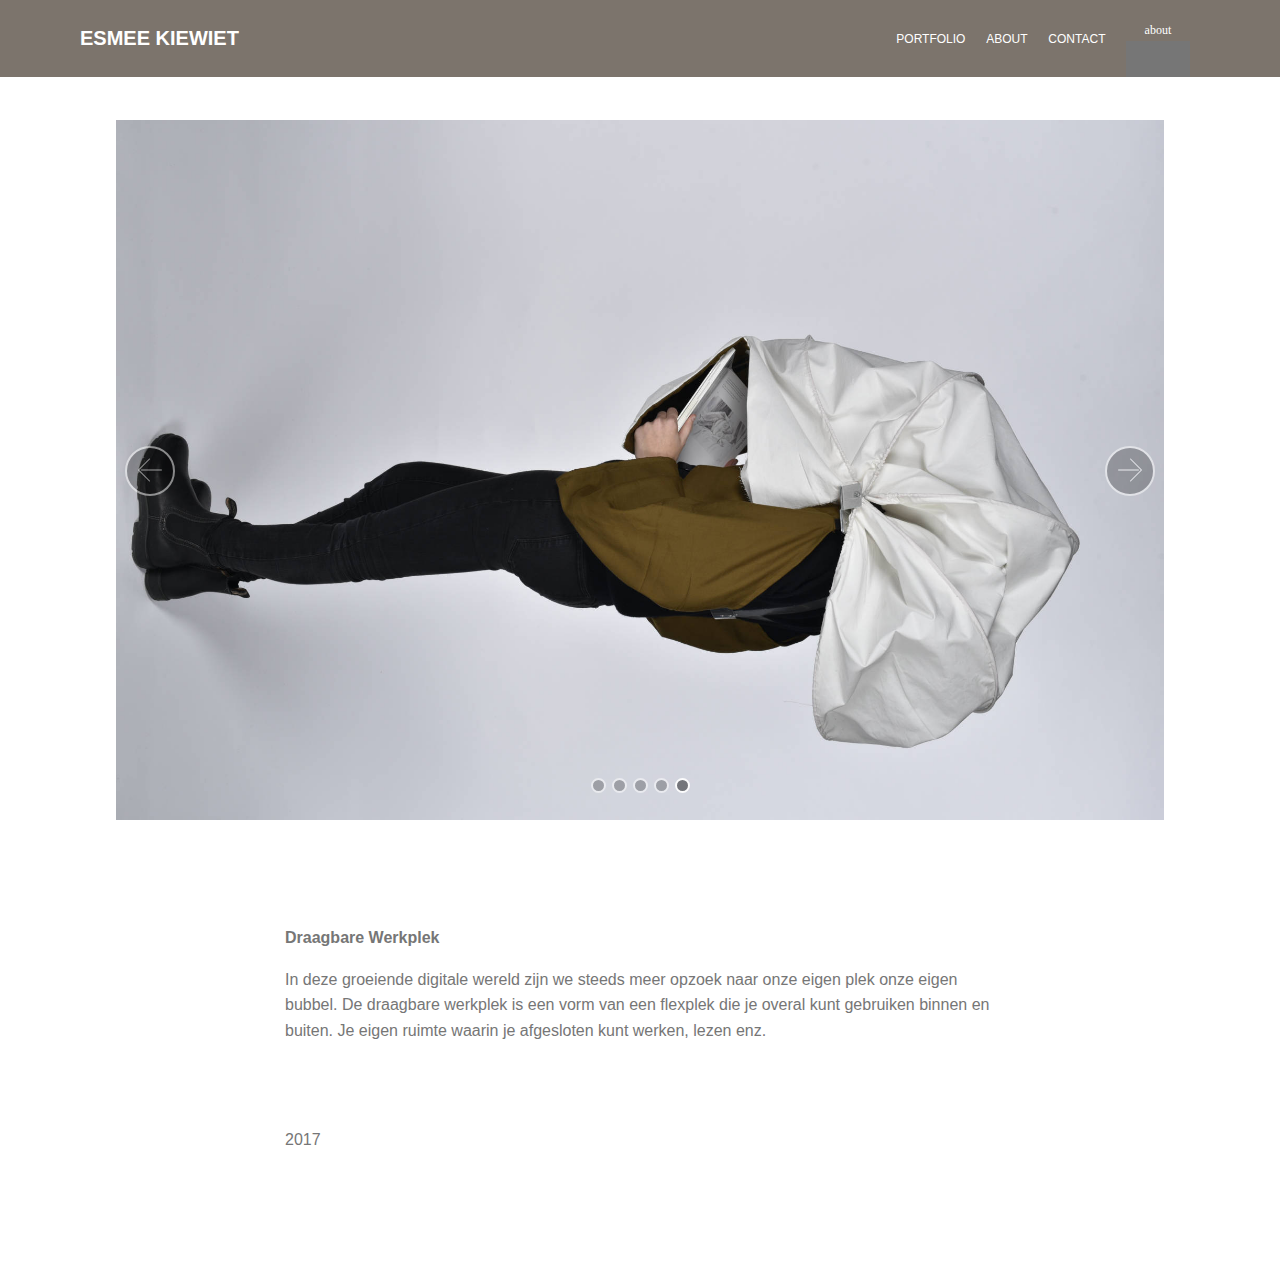
<file: page6.html>
<!DOCTYPE html>
<html >
<head>
  <!-- Site made with Mobirise Website Builder v4.8.7, https://mobirise.com -->
  <meta charset="UTF-8">
  <meta http-equiv="X-UA-Compatible" content="IE=edge">
  <meta name="generator" content="Mobirise v4.8.7, mobirise.com">
  <meta name="viewport" content="width=device-width, initial-scale=1, minimum-scale=1">
  <link rel="shortcut icon" href="assets/images/logo2.png" type="image/x-icon">
  <meta name="description" content="Site Builder Description">
  <title>Draagbare werkplek</title>
  <link rel="stylesheet" href="assets/web/assets/mobirise-icons/mobirise-icons.css">
  <link rel="stylesheet" href="assets/tether/tether.min.css">
  <link rel="stylesheet" href="assets/bootstrap/css/bootstrap.min.css">
  <link rel="stylesheet" href="assets/bootstrap/css/bootstrap-grid.min.css">
  <link rel="stylesheet" href="assets/bootstrap/css/bootstrap-reboot.min.css">
  <link rel="stylesheet" href="assets/dropdown/css/style.css">
  <link rel="stylesheet" href="assets/theme/css/style.css">
  <link rel="stylesheet" href="assets/mobirise/css/mbr-additional.css" type="text/css">
  
  
  
</head>
<body>
  <section class="menu cid-qTkzRZLJNu" once="menu" id="menu1-l">

    

    <nav class="navbar navbar-expand beta-menu navbar-dropdown align-items-center navbar-toggleable-sm">
        <button class="navbar-toggler navbar-toggler-right" type="button" data-toggle="collapse" data-target="#navbarSupportedContent" aria-controls="navbarSupportedContent" aria-expanded="false" aria-label="Toggle navigation">
            <div class="hamburger">
                <span></span>
                <span></span>
                <span></span>
                <span></span>
            </div>
        </button>
        <div class="menu-logo">
            <div class="navbar-brand">
                
                <span class="navbar-caption-wrap"><a class="navbar-caption text-white display-5" href="index.html">ESMEE KIEWIET</a></span>
            </div>
        </div>
        <div class="collapse navbar-collapse" id="navbarSupportedContent">
            <ul class="navbar-nav nav-dropdown nav-right" data-app-modern-menu="true"><li class="nav-item"><a class="nav-link link text-white display-5" href="index.html#gallery1-n">PORTFOLIO</a></li><li class="nav-item"><a class="nav-link link text-white display-5" href="index.html#features11-p">ABOUT</a></li><li class="nav-item"><a class="nav-link link text-white display-5" href="index.html#form1-8">CONTACT</a></li>
                <li class="nav-item"><a class="nav-link link text-white display-5" href="https://mobirise.com">
                        <font face="MobiriseIcons">about</font></a><font face="MobiriseIcons"><a class="nav-link link text-white display-5" href="https://mobirise.com" style="font-size: 0.75rem; background-color: rgb(118, 118, 118); font-family: -apple-system, BlinkMacSystemFont, &quot;Segoe UI&quot;, Roboto, &quot;Helvetica Neue&quot;, Arial, sans-serif, &quot;Apple Color Emoji&quot;, &quot;Segoe UI Emoji&quot;, &quot;Segoe UI Symbol&quot;; display: inline !important;">&nbsp; &nbsp; &nbsp; &nbsp; &nbsp; &nbsp; &nbsp; &nbsp; &nbsp; &nbsp;</a></font></li></ul>
            
        </div>
    </nav>
</section>

<section class="engine"><a href="https://mobirise.info/w">free html5 templates</a></section><section class="carousel slide cid-ra1vtzP8N3" data-interval="false" id="slider2-w">

    
    <div class="container content-slider">
        <div class="content-slider-wrap">
            <div><div class="mbr-slider slide carousel" data-pause="true" data-keyboard="false" data-ride="false" data-interval="false"><ol class="carousel-indicators"><li data-app-prevent-settings="" data-target="#slider2-w" data-slide-to="0"></li><li data-app-prevent-settings="" data-target="#slider2-w" data-slide-to="1"></li><li data-app-prevent-settings="" data-target="#slider2-w" data-slide-to="2"></li><li data-app-prevent-settings="" data-target="#slider2-w" data-slide-to="3"></li><li data-app-prevent-settings="" data-target="#slider2-w" class=" active" data-slide-to="4"></li></ol><div class="carousel-inner" role="listbox"><div class="carousel-item slider-fullscreen-image" data-bg-video-slide="false" style="background-image: url(assets/images/-dsc5703-1-2000x1335.jpg);"><div class="container container-slide"><div class="image_wrapper"><img src="assets/images/-dsc5703-1-2000x1335.jpg"><div class="carousel-caption justify-content-center"><div class="col-10 align-center"></div></div></div></div></div><div class="carousel-item slider-fullscreen-image" data-bg-video-slide="false" style="background-image: url(assets/images/-dsc5643-2000x1335.jpg);"><div class="container container-slide"><div class="image_wrapper"><img src="assets/images/-dsc5643-2000x1335.jpg"><div class="carousel-caption justify-content-center"><div class="col-10 align-center"></div></div></div></div></div><div class="carousel-item slider-fullscreen-image" data-bg-video-slide="false" style="background-image: url(assets/images/-dsc5661-2000x1335.jpg);"><div class="container container-slide"><div class="image_wrapper"><img src="assets/images/-dsc5661-2000x1335.jpg"><div class="carousel-caption justify-content-center"><div class="col-10 align-center"></div></div></div></div></div><div class="carousel-item slider-fullscreen-image" data-bg-video-slide="false" style="background-image: url(assets/images/-dsc5716-2000x1335.jpg);"><div class="container container-slide"><div class="image_wrapper"><img src="assets/images/-dsc5716-2000x1335.jpg"><div class="carousel-caption justify-content-center"><div class="col-10 align-center"></div></div></div></div></div><div class="carousel-item slider-fullscreen-image active" data-bg-video-slide="false" style="background-image: url(assets/images/-dsc5656-2000x1335.jpg);"><div class="container container-slide"><div class="image_wrapper"><img src="assets/images/-dsc5656-2000x1335.jpg"><div class="carousel-caption justify-content-center"><div class="col-10 align-center"></div></div></div></div></div></div><a data-app-prevent-settings="" class="carousel-control carousel-control-prev" role="button" data-slide="prev" href="#slider2-w"><span aria-hidden="true" class="mbri-left mbr-iconfont"></span><span class="sr-only">Previous</span></a><a data-app-prevent-settings="" class="carousel-control carousel-control-next" role="button" data-slide="next" href="#slider2-w"><span aria-hidden="true" class="mbri-right mbr-iconfont"></span><span class="sr-only">Next</span></a></div></div> 
        </div>
    </div>
</section>

<section class="mbr-section article content1 cid-ra1wabraa5" id="content1-10">
    
     

    <div class="container">
        <div class="media-container-row">
            <div class="mbr-text col-12 col-md-8 mbr-fonts-style display-7"><p><strong>Draagbare Werkplek</strong></p><p>In deze groeiende digitale wereld zijn we steeds meer opzoek naar onze eigen plek onze eigen bubbel. De draagbare werkplek is een vorm van een flexplek die je overal kunt gebruiken binnen en buiten.  Je eigen ruimte waarin je afgesloten kunt werken, lezen enz. &nbsp; &nbsp; &nbsp; &nbsp; &nbsp; &nbsp; &nbsp; &nbsp; &nbsp; &nbsp; &nbsp; &nbsp; &nbsp; &nbsp; &nbsp; &nbsp; &nbsp; &nbsp; &nbsp; &nbsp; &nbsp; &nbsp; &nbsp; &nbsp; &nbsp; &nbsp; &nbsp; &nbsp; &nbsp; &nbsp; &nbsp; &nbsp; &nbsp; &nbsp; &nbsp; &nbsp; &nbsp; &nbsp; &nbsp; &nbsp; &nbsp; &nbsp; &nbsp; &nbsp; &nbsp; &nbsp; &nbsp; &nbsp; &nbsp; &nbsp; &nbsp; &nbsp; &nbsp; &nbsp; &nbsp; &nbsp; &nbsp; &nbsp; &nbsp; &nbsp;&nbsp;</p><p>&nbsp;</p><p>2017</p><p>​</p></div>
        </div>
    </div>
</section>


  <script src="assets/web/assets/jquery/jquery.min.js"></script>
  <script src="assets/popper/popper.min.js"></script>
  <script src="assets/tether/tether.min.js"></script>
  <script src="assets/bootstrap/js/bootstrap.min.js"></script>
  <script src="assets/smoothscroll/smooth-scroll.js"></script>
  <script src="assets/dropdown/js/script.min.js"></script>
  <script src="assets/bootstrapcarouselswipe/bootstrap-carousel-swipe.js"></script>
  <script src="assets/ytplayer/jquery.mb.ytplayer.min.js"></script>
  <script src="assets/vimeoplayer/jquery.mb.vimeo_player.js"></script>
  <script src="assets/touchswipe/jquery.touch-swipe.min.js"></script>
  <script src="assets/theme/js/script.js"></script>
  <script src="assets/slidervideo/script.js"></script>
  
  
 <div id="scrollToTop" class="scrollToTop mbr-arrow-up"><a style="text-align: center;"><i></i></a></div>
  </body>
</html>
</file>
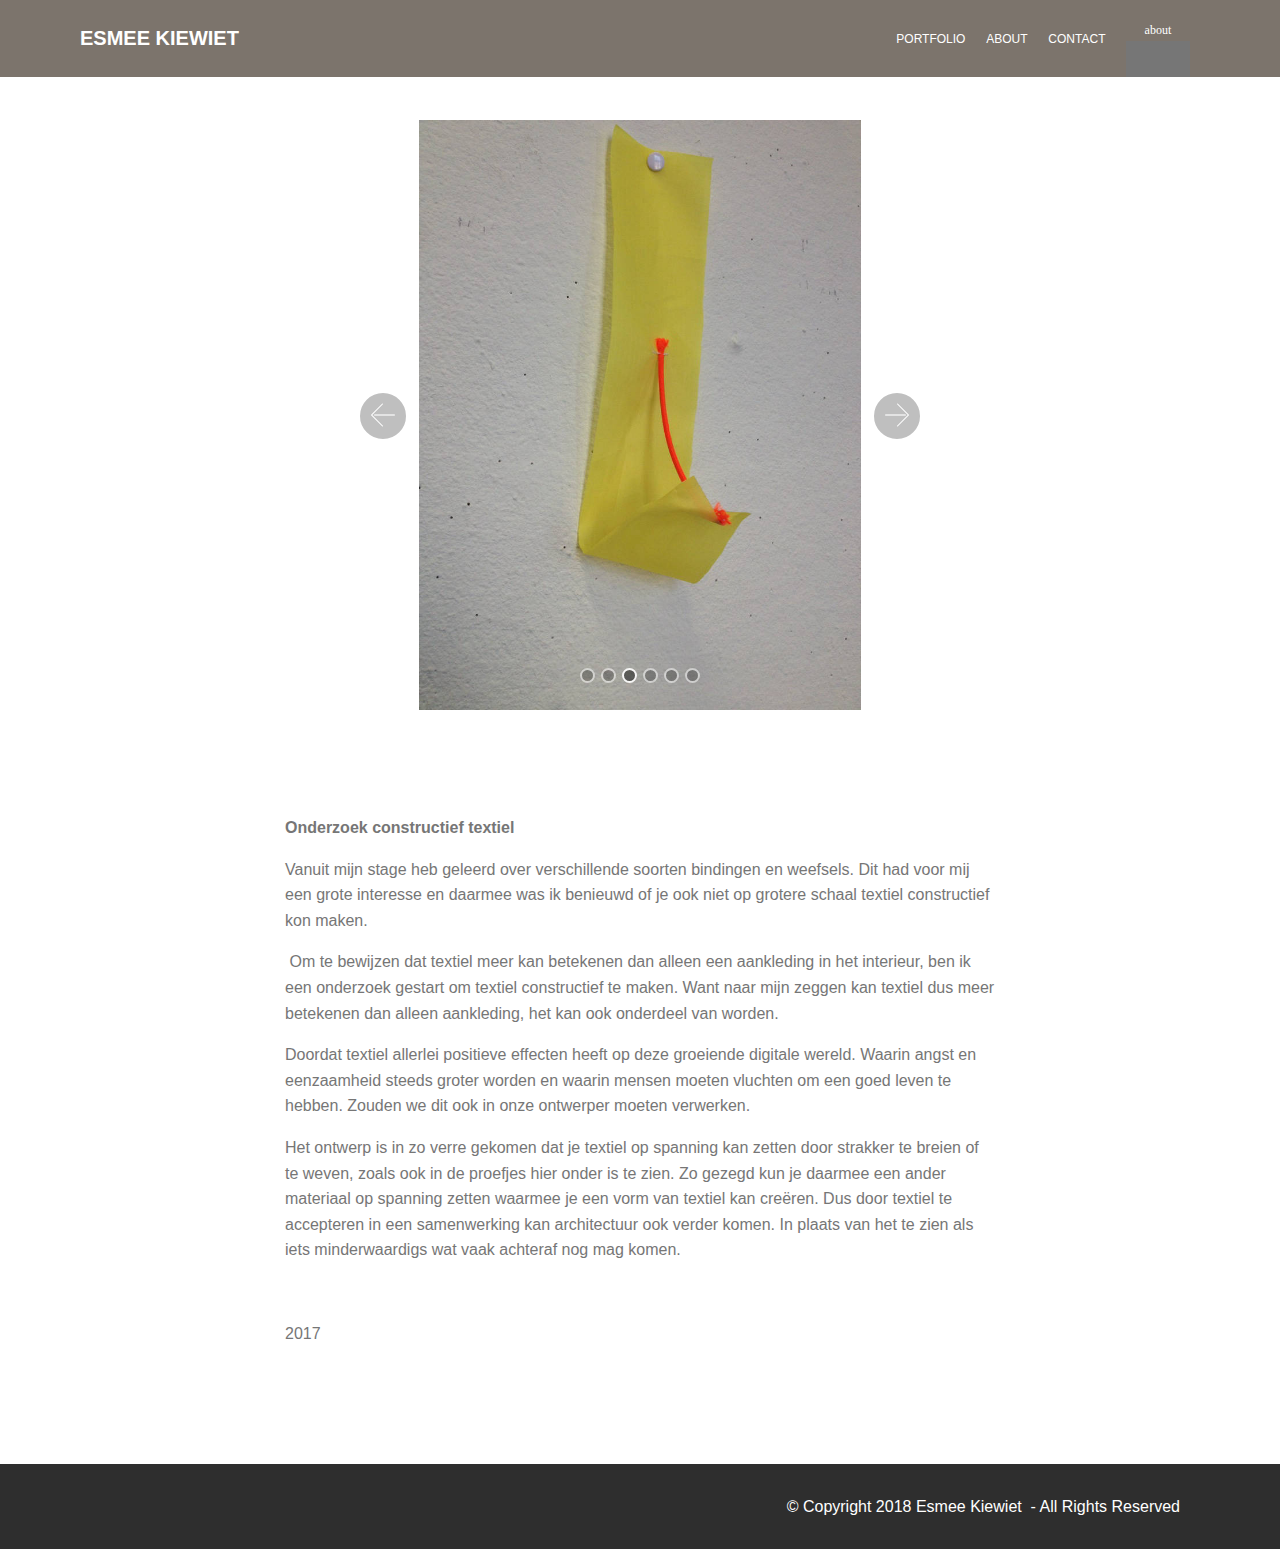
<file: page7.html>
<!DOCTYPE html>
<html >
<head>
  <!-- Site made with Mobirise Website Builder v4.8.7, https://mobirise.com -->
  <meta charset="UTF-8">
  <meta http-equiv="X-UA-Compatible" content="IE=edge">
  <meta name="generator" content="Mobirise v4.8.7, mobirise.com">
  <meta name="viewport" content="width=device-width, initial-scale=1, minimum-scale=1">
  <link rel="shortcut icon" href="assets/images/logo2.png" type="image/x-icon">
  <meta name="description" content="Website Builder Description">
  <title>Onderzoek constructief textiel</title>
  <link rel="stylesheet" href="assets/web/assets/mobirise-icons/mobirise-icons.css">
  <link rel="stylesheet" href="assets/tether/tether.min.css">
  <link rel="stylesheet" href="assets/bootstrap/css/bootstrap.min.css">
  <link rel="stylesheet" href="assets/bootstrap/css/bootstrap-grid.min.css">
  <link rel="stylesheet" href="assets/bootstrap/css/bootstrap-reboot.min.css">
  <link rel="stylesheet" href="assets/dropdown/css/style.css">
  <link rel="stylesheet" href="assets/theme/css/style.css">
  <link rel="stylesheet" href="assets/mobirise/css/mbr-additional.css" type="text/css">
  
  
  
</head>
<body>
  <section class="menu cid-qTkzRZLJNu" once="menu" id="menu1-m">

    

    <nav class="navbar navbar-expand beta-menu navbar-dropdown align-items-center navbar-toggleable-sm">
        <button class="navbar-toggler navbar-toggler-right" type="button" data-toggle="collapse" data-target="#navbarSupportedContent" aria-controls="navbarSupportedContent" aria-expanded="false" aria-label="Toggle navigation">
            <div class="hamburger">
                <span></span>
                <span></span>
                <span></span>
                <span></span>
            </div>
        </button>
        <div class="menu-logo">
            <div class="navbar-brand">
                
                <span class="navbar-caption-wrap"><a class="navbar-caption text-white display-5" href="index.html">ESMEE KIEWIET</a></span>
            </div>
        </div>
        <div class="collapse navbar-collapse" id="navbarSupportedContent">
            <ul class="navbar-nav nav-dropdown nav-right" data-app-modern-menu="true"><li class="nav-item"><a class="nav-link link text-white display-5" href="index.html#gallery1-n">PORTFOLIO</a></li><li class="nav-item"><a class="nav-link link text-white display-5" href="index.html#features11-p">ABOUT</a></li><li class="nav-item"><a class="nav-link link text-white display-5" href="index.html#form1-8">CONTACT</a></li>
                <li class="nav-item"><a class="nav-link link text-white display-5" href="https://mobirise.com">
                        <font face="MobiriseIcons">about</font></a><font face="MobiriseIcons"><a class="nav-link link text-white display-5" href="https://mobirise.com" style="font-size: 0.75rem; background-color: rgb(118, 118, 118); font-family: -apple-system, BlinkMacSystemFont, &quot;Segoe UI&quot;, Roboto, &quot;Helvetica Neue&quot;, Arial, sans-serif, &quot;Apple Color Emoji&quot;, &quot;Segoe UI Emoji&quot;, &quot;Segoe UI Symbol&quot;; display: inline !important;">&nbsp; &nbsp; &nbsp; &nbsp; &nbsp; &nbsp; &nbsp; &nbsp; &nbsp; &nbsp;</a></font></li></ul>
            
        </div>
    </nav>
</section>

<section class="engine"><a href="https://mobirise.info/x">free css templates</a></section><section class="carousel slide cid-raIMILwR6D" data-interval="false" id="slider2-14">

    
    <div class="container content-slider">
        <div class="content-slider-wrap">
            <div><div class="mbr-slider slide carousel" data-pause="true" data-keyboard="false" data-ride="false" data-interval="false"><ol class="carousel-indicators"><li data-app-prevent-settings="" data-target="#slider2-14" data-slide-to="0"></li><li data-app-prevent-settings="" data-target="#slider2-14" data-slide-to="1"></li><li data-app-prevent-settings="" data-target="#slider2-14" class=" active" data-slide-to="2"></li><li data-app-prevent-settings="" data-target="#slider2-14" data-slide-to="3"></li><li data-app-prevent-settings="" data-target="#slider2-14" data-slide-to="4"></li><li data-app-prevent-settings="" data-target="#slider2-14" data-slide-to="5"></li></ol><div class="carousel-inner" role="listbox"><div class="carousel-item slider-fullscreen-image" data-bg-video-slide="false" style="background-image: url(assets/images/als-object-2000x2996.jpg);"><div class="container container-slide"><div class="image_wrapper"><img src="assets/images/als-object-2000x2996.jpg"><div class="carousel-caption justify-content-center"><div class="col-10 align-center"></div></div></div></div></div><div class="carousel-item slider-fullscreen-image" data-bg-video-slide="false" style="background-image: url(assets/images/img-100-2000x2667.jpg);"><div class="container container-slide"><div class="image_wrapper"><img src="assets/images/img-100-2000x2667.jpg"><div class="carousel-caption justify-content-center"><div class="col-10 align-center"></div></div></div></div></div><div class="carousel-item slider-fullscreen-image active" data-bg-video-slide="false" style="background-image: url(assets/images/thumb-img-0102-1024-768x1024.jpg);"><div class="container container-slide"><div class="image_wrapper"><img src="assets/images/thumb-img-0102-1024-768x1024.jpg"><div class="carousel-caption justify-content-center"><div class="col-10 align-center"></div></div></div></div></div><div class="carousel-item slider-fullscreen-image" data-bg-video-slide="false" style="background-image: url(assets/images/thumb-img-0106-1024-768x1024.jpg);"><div class="container container-slide"><div class="image_wrapper"><img src="assets/images/thumb-img-0106-1024-768x1024.jpg"><div class="carousel-caption justify-content-center"><div class="col-10 align-center"></div></div></div></div></div><div class="carousel-item slider-fullscreen-image" data-bg-video-slide="false" style="background-image: url(assets/images/thumb-img-0108-1024-768x1024.jpg);"><div class="container container-slide"><div class="image_wrapper"><img src="assets/images/thumb-img-0108-1024-768x1024.jpg"><div class="carousel-caption justify-content-center"><div class="col-10 align-center"></div></div></div></div></div><div class="carousel-item slider-fullscreen-image" data-bg-video-slide="false" style="background-image: url(assets/images/thumb-img-0102-1024-768x1024.jpg);"><div class="container container-slide"><div class="image_wrapper"><img src="assets/images/thumb-img-0102-1024-768x1024.jpg"><div class="carousel-caption justify-content-center"><div class="col-10 align-center"></div></div></div></div></div></div><a data-app-prevent-settings="" class="carousel-control carousel-control-prev" role="button" data-slide="prev" href="#slider2-14"><span aria-hidden="true" class="mbri-left mbr-iconfont"></span><span class="sr-only">Previous</span></a><a data-app-prevent-settings="" class="carousel-control carousel-control-next" role="button" data-slide="next" href="#slider2-14"><span aria-hidden="true" class="mbri-right mbr-iconfont"></span><span class="sr-only">Next</span></a></div></div> 
        </div>
    </div>
</section>

<section class="mbr-section article content1 cid-raIMDudJ20" id="content1-13">
    
     

    <div class="container">
        <div class="media-container-row">
            <div class="mbr-text col-12 col-md-8 mbr-fonts-style display-5"><p><strong>Onderzoek constructief textiel</strong></p><p>Vanuit mijn stage heb geleerd over verschillende soorten bindingen en weefsels. Dit had voor mij een grote interesse en daarmee was ik benieuwd of je ook niet op grotere schaal textiel constructief kon maken.</p><p>&nbsp;<span style="font-family: -apple-system, BlinkMacSystemFont, &quot;Segoe UI&quot;, Roboto, &quot;Helvetica Neue&quot;, Arial, sans-serif, &quot;Apple Color Emoji&quot;, &quot;Segoe UI Emoji&quot;, &quot;Segoe UI Symbol&quot;; font-size: 1rem;">Om te bewijzen dat textiel meer kan betekenen dan alleen een aankleding in het interieur, ben ik een onderzoek gestart om textiel constructief te maken. Want naar mijn zeggen kan textiel dus meer betekenen dan alleen aankleding, het kan ook onderdeel van worden.&nbsp;</span></p><p>​<span style="font-family: -apple-system, BlinkMacSystemFont, &quot;Segoe UI&quot;, Roboto, &quot;Helvetica Neue&quot;, Arial, sans-serif, &quot;Apple Color Emoji&quot;, &quot;Segoe UI Emoji&quot;, &quot;Segoe UI Symbol&quot;; font-size: 1rem;">Doordat textiel allerlei positieve effecten heeft op deze groeiende digitale wereld. Waarin angst en eenzaamheid steeds groter worden en waarin mensen moeten vluchten om een goed leven te hebben. Zouden we dit ook in onze ontwerper moeten verwerken.&nbsp;</span></p><p>​<span style="font-family: -apple-system, BlinkMacSystemFont, &quot;Segoe UI&quot;, Roboto, &quot;Helvetica Neue&quot;, Arial, sans-serif, &quot;Apple Color Emoji&quot;, &quot;Segoe UI Emoji&quot;, &quot;Segoe UI Symbol&quot;; font-size: 1rem;">Het ontwerp is in zo verre gekomen dat je textiel op spanning kan zetten door strakker te breien of te weven, zoals ook in de proefjes hier onder is te zien. Zo gezegd kun je daarmee een ander materiaal op spanning zetten waarmee je een vorm van textiel kan creëren. Dus door textiel te accepteren in een samenwerking kan architectuur ook verder komen. In plaats van het te zien als iets minderwaardigs wat vaak achteraf nog mag komen.&nbsp;</span></p><p>&nbsp;</p><p>2017</p><p>​</p></div>
        </div>
    </div>
</section>

<section once="" class="cid-raIQGtho28" id="footer6-1g">

    

    

    <div class="container">
        <div class="media-container-row align-center mbr-white">
            <div class="col-12">
                <p class="mbr-text mb-0 mbr-fonts-style display-7">
                    © Copyright 2018 Esmee Kiewiet &nbsp;- All Rights Reserved
                </p>
            </div>
        </div>
    </div>
</section>


  <script src="assets/web/assets/jquery/jquery.min.js"></script>
  <script src="assets/popper/popper.min.js"></script>
  <script src="assets/tether/tether.min.js"></script>
  <script src="assets/bootstrap/js/bootstrap.min.js"></script>
  <script src="assets/smoothscroll/smooth-scroll.js"></script>
  <script src="assets/dropdown/js/script.min.js"></script>
  <script src="assets/bootstrapcarouselswipe/bootstrap-carousel-swipe.js"></script>
  <script src="assets/ytplayer/jquery.mb.ytplayer.min.js"></script>
  <script src="assets/vimeoplayer/jquery.mb.vimeo_player.js"></script>
  <script src="assets/touchswipe/jquery.touch-swipe.min.js"></script>
  <script src="assets/theme/js/script.js"></script>
  <script src="assets/slidervideo/script.js"></script>
  
  
 <div id="scrollToTop" class="scrollToTop mbr-arrow-up"><a style="text-align: center;"><i></i></a></div>
  </body>
</html>
</file>
<file: assets/web/assets/mobirise-icons/mobirise-icons.css>
@font-face {
  font-family: 'MobiriseIcons';
  src:  url('mobirise-icons.eot?spat4u');
  src:  url('mobirise-icons.eot?spat4u#iefix') format('embedded-opentype'),
    url('mobirise-icons.ttf?spat4u') format('truetype'),
    url('mobirise-icons.woff?spat4u') format('woff'),
    url('mobirise-icons.svg?spat4u#MobiriseIcons') format('svg');
  font-weight: normal;
  font-style: normal;
}

[class^="mbri-"], [class*=" mbri-"] {
  /* use !important to prevent issues with browser extensions that change fonts */
  font-family: MobiriseIcons !important;
  speak: none;
  font-style: normal;
  font-weight: normal;
  font-variant: normal;
  text-transform: none;
  line-height: 1;

  /* Better Font Rendering =========== */
  -webkit-font-smoothing: antialiased;
  -moz-osx-font-smoothing: grayscale;
}

.mbri-add-submenu:before {
  content: "\e900";
}
.mbri-alert:before {
  content: "\e901";
}
.mbri-align-center:before {
  content: "\e902";
}
.mbri-align-justify:before {
  content: "\e903";
}
.mbri-align-left:before {
  content: "\e904";
}
.mbri-align-right:before {
  content: "\e905";
}
.mbri-android:before {
  content: "\e906";
}
.mbri-apple:before {
  content: "\e907";
}
.mbri-arrow-down:before {
  content: "\e908";
}
.mbri-arrow-next:before {
  content: "\e909";
}
.mbri-arrow-prev:before {
  content: "\e90a";
}
.mbri-arrow-up:before {
  content: "\e90b";
}
.mbri-bold:before {
  content: "\e90c";
}
.mbri-bookmark:before {
  content: "\e90d";
}
.mbri-bootstrap:before {
  content: "\e90e";
}
.mbri-briefcase:before {
  content: "\e90f";
}
.mbri-browse:before {
  content: "\e910";
}
.mbri-bulleted-list:before {
  content: "\e911";
}
.mbri-calendar:before {
  content: "\e912";
}
.mbri-camera:before {
  content: "\e913";
}
.mbri-cart-add:before {
  content: "\e914";
}
.mbri-cart-full:before {
  content: "\e915";
}
.mbri-cash:before {
  content: "\e916";
}
.mbri-change-style:before {
  content: "\e917";
}
.mbri-chat:before {
  content: "\e918";
}
.mbri-clock:before {
  content: "\e919";
}
.mbri-close:before {
  content: "\e91a";
}
.mbri-cloud:before {
  content: "\e91b";
}
.mbri-code:before {
  content: "\e91c";
}
.mbri-contact-form:before {
  content: "\e91d";
}
.mbri-credit-card:before {
  content: "\e91e";
}
.mbri-cursor-click:before {
  content: "\e91f";
}
.mbri-cust-feedback:before {
  content: "\e920";
}
.mbri-database:before {
  content: "\e921";
}
.mbri-delivery:before {
  content: "\e922";
}
.mbri-desktop:before {
  content: "\e923";
}
.mbri-devices:before {
  content: "\e924";
}
.mbri-down:before {
  content: "\e925";
}
.mbri-download:before {
  content: "\e989";
}
.mbri-drag-n-drop:before {
  content: "\e927";
}
.mbri-drag-n-drop2:before {
  content: "\e928";
}
.mbri-edit:before {
  content: "\e929";
}
.mbri-edit2:before {
  content: "\e92a";
}
.mbri-error:before {
  content: "\e92b";
}
.mbri-extension:before {
  content: "\e92c";
}
.mbri-features:before {
  content: "\e92d";
}
.mbri-file:before {
  content: "\e92e";
}
.mbri-flag:before {
  content: "\e92f";
}
.mbri-folder:before {
  content: "\e930";
}
.mbri-gift:before {
  content: "\e931";
}
.mbri-github:before {
  content: "\e932";
}
.mbri-globe:before {
  content: "\e933";
}
.mbri-globe-2:before {
  content: "\e934";
}
.mbri-growing-chart:before {
  content: "\e935";
}
.mbri-hearth:before {
  content: "\e936";
}
.mbri-help:before {
  content: "\e937";
}
.mbri-home:before {
  content: "\e938";
}
.mbri-hot-cup:before {
  content: "\e939";
}
.mbri-idea:before {
  content: "\e93a";
}
.mbri-image-gallery:before {
  content: "\e93b";
}
.mbri-image-slider:before {
  content: "\e93c";
}
.mbri-info:before {
  content: "\e93d";
}
.mbri-italic:before {
  content: "\e93e";
}
.mbri-key:before {
  content: "\e93f";
}
.mbri-laptop:before {
  content: "\e940";
}
.mbri-layers:before {
  content: "\e941";
}
.mbri-left-right:before {
  content: "\e942";
}
.mbri-left:before {
  content: "\e943";
}
.mbri-letter:before {
  content: "\e944";
}
.mbri-like:before {
  content: "\e945";
}
.mbri-link:before {
  content: "\e946";
}
.mbri-lock:before {
  content: "\e947";
}
.mbri-login:before {
  content: "\e948";
}
.mbri-logout:before {
  content: "\e949";
}
.mbri-magic-stick:before {
  content: "\e94a";
}
.mbri-map-pin:before {
  content: "\e94b";
}
.mbri-menu:before {
  content: "\e94c";
}
.mbri-mobile:before {
  content: "\e94d";
}
.mbri-mobile2:before {
  content: "\e94e";
}
.mbri-mobirise:before {
  content: "\e94f";
}
.mbri-more-horizontal:before {
  content: "\e950";
}
.mbri-more-vertical:before {
  content: "\e951";
}
.mbri-music:before {
  content: "\e952";
}
.mbri-new-file:before {
  content: "\e953";
}
.mbri-numbered-list:before {
  content: "\e954";
}
.mbri-opened-folder:before {
  content: "\e955";
}
.mbri-pages:before {
  content: "\e956";
}
.mbri-paper-plane:before {
  content: "\e957";
}
.mbri-paperclip:before {
  content: "\e958";
}
.mbri-photo:before {
  content: "\e959";
}
.mbri-photos:before {
  content: "\e95a";
}
.mbri-pin:before {
  content: "\e95b";
}
.mbri-play:before {
  content: "\e95c";
}
.mbri-plus:before {
  content: "\e95d";
}
.mbri-preview:before {
  content: "\e95e";
}
.mbri-print:before {
  content: "\e95f";
}
.mbri-protect:before {
  content: "\e960";
}
.mbri-question:before {
  content: "\e961";
}
.mbri-quote-left:before {
  content: "\e962";
}
.mbri-quote-right:before {
  content: "\e963";
}
.mbri-refresh:before {
  content: "\e964";
}
.mbri-responsive:before {
  content: "\e965";
}
.mbri-right:before {
  content: "\e966";
}
.mbri-rocket:before {
  content: "\e967";
}
.mbri-sad-face:before {
  content: "\e968";
}
.mbri-sale:before {
  content: "\e969";
}
.mbri-save:before {
  content: "\e96a";
}
.mbri-search:before {
  content: "\e96b";
}
.mbri-setting:before {
  content: "\e96c";
}
.mbri-setting2:before {
  content: "\e96d";
}
.mbri-setting3:before {
  content: "\e96e";
}
.mbri-share:before {
  content: "\e96f";
}
.mbri-shopping-bag:before {
  content: "\e970";
}
.mbri-shopping-basket:before {
  content: "\e971";
}
.mbri-shopping-cart:before {
  content: "\e972";
}
.mbri-sites:before {
  content: "\e973";
}
.mbri-smile-face:before {
  content: "\e974";
}
.mbri-speed:before {
  content: "\e975";
}
.mbri-star:before {
  content: "\e976";
}
.mbri-success:before {
  content: "\e977";
}
.mbri-sun:before {
  content: "\e978";
}
.mbri-sun2:before {
  content: "\e979";
}
.mbri-tablet:before {
  content: "\e97a";
}
.mbri-tablet-vertical:before {
  content: "\e97b";
}
.mbri-target:before {
  content: "\e97c";
}
.mbri-timer:before {
  content: "\e97d";
}
.mbri-to-ftp:before {
  content: "\e97e";
}
.mbri-to-local-drive:before {
  content: "\e97f";
}
.mbri-touch-swipe:before {
  content: "\e980";
}
.mbri-touch:before {
  content: "\e981";
}
.mbri-trash:before {
  content: "\e982";
}
.mbri-underline:before {
  content: "\e983";
}
.mbri-unlink:before {
  content: "\e984";
}
.mbri-unlock:before {
  content: "\e985";
}
.mbri-up-down:before {
  content: "\e986";
}
.mbri-up:before {
  content: "\e987";
}
.mbri-update:before {
  content: "\e988";
}
.mbri-upload:before {
 content: "\e926"; 
}
.mbri-user:before {
  content: "\e98a";
}
.mbri-user2:before {
  content: "\e98b";
}
.mbri-users:before {
  content: "\e98c";
}
.mbri-video:before {
  content: "\e98d";
}
.mbri-video-play:before {
  content: "\e98e";
}
.mbri-watch:before {
  content: "\e98f";
}
.mbri-website-theme:before {
  content: "\e990";
}
.mbri-wifi:before {
  content: "\e991";
}
.mbri-windows:before {
  content: "\e992";
}
.mbri-zoom-out:before {
  content: "\e993";
}
.mbri-redo:before {
  content: "\e994";
}
.mbri-undo:before {
  content: "\e995";
}
</file>
<file: assets/dropdown/css/style.css>
.navbar-dropdown {
  left: 0;
  padding: 0;
  position: absolute;
  right: 0;
  top: 0;
  transition: all 0.45s ease;
  z-index: 1030;
  background: #282828; }
  .navbar-dropdown .navbar-logo {
    margin-right: 0.8rem;
    transition: margin 0.3s ease-in-out;
    vertical-align: middle; }
    .navbar-dropdown .navbar-logo img {
      height: 3.125rem;
      transition: all 0.3s ease-in-out; }
    .navbar-dropdown .navbar-logo.mbr-iconfont {
      font-size: 3.125rem;
      line-height: 3.125rem; }
  .navbar-dropdown .navbar-caption {
    font-weight: 700;
    white-space: normal;
    vertical-align: -4px;
    line-height: 3.125rem !important; }
    .navbar-dropdown .navbar-caption, .navbar-dropdown .navbar-caption:hover {
      color: inherit;
      text-decoration: none; }
  .navbar-dropdown .mbr-iconfont + .navbar-caption {
    vertical-align: -1px; }
  .navbar-dropdown.navbar-fixed-top {
    position: fixed; }
  .navbar-dropdown .navbar-brand span {
    vertical-align: -4px; }
  .navbar-dropdown.bg-color.transparent {
    background: none; }
  .navbar-dropdown.navbar-short .navbar-brand {
    padding: 0.625rem 0; }
    .navbar-dropdown.navbar-short .navbar-brand span {
      vertical-align: -1px; }
  .navbar-dropdown.navbar-short .navbar-caption {
    line-height: 2.375rem !important;
    vertical-align: -2px; }
  .navbar-dropdown.navbar-short .navbar-logo {
    margin-right: 0.5rem; }
    .navbar-dropdown.navbar-short .navbar-logo img {
      height: 2.375rem; }
    .navbar-dropdown.navbar-short .navbar-logo.mbr-iconfont {
      font-size: 2.375rem;
      line-height: 2.375rem; }
  .navbar-dropdown.navbar-short .mbr-table-cell {
    height: 3.625rem; }
  .navbar-dropdown .navbar-close {
    left: 0.6875rem;
    position: fixed;
    top: 0.75rem;
    z-index: 1000; }
  .navbar-dropdown .hamburger-icon {
    content: "";
    display: inline-block;
    vertical-align: middle;
    width: 16px;
    -webkit-box-shadow: 0 -6px 0 1px #282828,0 0 0 1px #282828,0 6px 0 1px #282828;
    -moz-box-shadow: 0 -6px 0 1px #282828,0 0 0 1px #282828,0 6px 0 1px #282828;
    box-shadow: 0 -6px 0 1px #282828,0 0 0 1px #282828,0 6px 0 1px #282828; }

.dropdown-menu .dropdown-toggle[data-toggle="dropdown-submenu"]::after {
  border-bottom: 0.35em solid transparent;
  border-left: 0.35em solid;
  border-right: 0;
  border-top: 0.35em solid transparent;
  margin-left: 0.3rem; }

.dropdown-menu .dropdown-item:focus {
  outline: 0; }

.nav-dropdown {
  font-size: 0.75rem;
  font-weight: 500;
  height: auto !important; }
  .nav-dropdown .nav-btn {
    padding-left: 1rem; }
  .nav-dropdown .link {
    margin: .667em 1.667em;
    font-weight: 500;
    padding: 0;
    transition: color .2s ease-in-out; }
    .nav-dropdown .link.dropdown-toggle {
      margin-right: 2.583em; }
      .nav-dropdown .link.dropdown-toggle::after {
        margin-left: .25rem;
        border-top: 0.35em solid;
        border-right: 0.35em solid transparent;
        border-left: 0.35em solid transparent;
        border-bottom: 0; }
      .nav-dropdown .link.dropdown-toggle[aria-expanded="true"] {
        margin: 0;
        padding: 0.667em 3.263em  0.667em 1.667em; }
  .nav-dropdown .link::after,
  .nav-dropdown .dropdown-item::after {
    color: inherit; }
  .nav-dropdown .btn {
    font-size: 0.75rem;
    font-weight: 700;
    letter-spacing: 0;
    margin-bottom: 0;
    padding-left: 1.25rem;
    padding-right: 1.25rem; }
  .nav-dropdown .dropdown-menu {
    border-radius: 0;
    border: 0;
    left: 0;
    margin: 0;
    padding-bottom: 1.25rem;
    padding-top: 1.25rem;
    position: relative; }
  .nav-dropdown .dropdown-submenu {
    margin-left: 0.125rem;
    top: 0; }
  .nav-dropdown .dropdown-item {
    font-weight: 500;
    line-height: 2;
    padding: 0.3846em 4.615em 0.3846em 1.5385em;
    position: relative;
    transition: color .2s ease-in-out, background-color .2s ease-in-out; }
    .nav-dropdown .dropdown-item::after {
      margin-top: -0.3077em;
      position: absolute;
      right: 1.1538em;
      top: 50%; }
    .nav-dropdown .dropdown-item:focus, .nav-dropdown .dropdown-item:hover {
      background: none; }

@media (max-width: 767px) {
  .nav-dropdown.navbar-toggleable-sm {
    bottom: 0;
    display: none;
    left: 0;
    overflow-x: hidden;
    position: fixed;
    top: 0;
    transform: translateX(-100%);
    -ms-transform: translateX(-100%);
    -webkit-transform: translateX(-100%);
    width: 18.75rem;
    z-index: 999; } }
.nav-dropdown.navbar-toggleable-xl {
  bottom: 0;
  display: none;
  left: 0;
  overflow-x: hidden;
  position: fixed;
  top: 0;
  transform: translateX(-100%);
  -ms-transform: translateX(-100%);
  -webkit-transform: translateX(-100%);
  width: 18.75rem;
  z-index: 999; }

.nav-dropdown-sm {
  display: block !important;
  overflow-x: hidden;
  overflow: auto;
  padding-top: 3.875rem; }
  .nav-dropdown-sm::after {
    content: "";
    display: block;
    height: 3rem;
    width: 100%; }
  .nav-dropdown-sm.collapse.in ~ .navbar-close {
    display: block !important; }
  .nav-dropdown-sm.collapsing, .nav-dropdown-sm.collapse.in {
    transform: translateX(0);
    -ms-transform: translateX(0);
    -webkit-transform: translateX(0);
    transition: all 0.25s ease-out;
    -webkit-transition: all 0.25s ease-out;
    background: #282828; }
  .nav-dropdown-sm.collapsing[aria-expanded="false"] {
    transform: translateX(-100%);
    -ms-transform: translateX(-100%);
    -webkit-transform: translateX(-100%); }
  .nav-dropdown-sm .nav-item {
    display: block;
    margin-left: 0 !important;
    padding-left: 0; }
  .nav-dropdown-sm .link,
  .nav-dropdown-sm .dropdown-item {
    border-top: 1px dotted rgba(255, 255, 255, 0.1);
    font-size: 0.8125rem;
    line-height: 1.6;
    margin: 0 !important;
    padding: 0.875rem 2.4rem 0.875rem 1.5625rem !important;
    position: relative;
    white-space: normal; }
    .nav-dropdown-sm .link:focus, .nav-dropdown-sm .link:hover,
    .nav-dropdown-sm .dropdown-item:focus,
    .nav-dropdown-sm .dropdown-item:hover {
      background: rgba(0, 0, 0, 0.2) !important;
      color: #c0a375; }
  .nav-dropdown-sm .nav-btn {
    position: relative;
    padding: 1.5625rem 1.5625rem 0 1.5625rem; }
    .nav-dropdown-sm .nav-btn::before {
      border-top: 1px dotted rgba(255, 255, 255, 0.1);
      content: "";
      left: 0;
      position: absolute;
      top: 0;
      width: 100%; }
    .nav-dropdown-sm .nav-btn + .nav-btn {
      padding-top: 0.625rem; }
      .nav-dropdown-sm .nav-btn + .nav-btn::before {
        display: none; }
  .nav-dropdown-sm .btn {
    padding: 0.625rem 0; }
  .nav-dropdown-sm .dropdown-toggle[data-toggle="dropdown-submenu"]::after {
    margin-left: .25rem;
    border-top: 0.35em solid;
    border-right: 0.35em solid transparent;
    border-left: 0.35em solid transparent;
    border-bottom: 0; }
  .nav-dropdown-sm .dropdown-toggle[data-toggle="dropdown-submenu"][aria-expanded="true"]::after {
    border-top: 0;
    border-right: 0.35em solid transparent;
    border-left: 0.35em solid transparent;
    border-bottom: 0.35em solid; }
  .nav-dropdown-sm .dropdown-menu {
    margin: 0;
    padding: 0;
    position: relative;
    top: 0;
    left: 0;
    width: 100%;
    border: 0;
    float: none;
    border-radius: 0;
    background: none; }
  .nav-dropdown-sm .dropdown-submenu {
    left: 100%;
    margin-left: 0.125rem;
    margin-top: -1.25rem;
    top: 0; }

.navbar-toggleable-sm .nav-dropdown .dropdown-menu {
  position: absolute; }

.navbar-toggleable-sm .nav-dropdown .dropdown-submenu {
  left: 100%;
  margin-left: 0.125rem;
  margin-top: -1.25rem;
  top: 0; }

.navbar-toggleable-sm.opened .nav-dropdown .dropdown-menu {
  position: relative; }

.navbar-toggleable-sm.opened .nav-dropdown .dropdown-submenu {
  left: 0;
  margin-left: 00rem;
  margin-top: 0rem;
  top: 0; }

.is-builder .nav-dropdown.collapsing {
  transition: none !important; }

/*# sourceMappingURL=style.css.map */
</file>
<file: assets/theme/css/style.css>
/*!
 * Mobirise v4 theme (https://mobirise.com/)
 * Copyright 2017 Mobirise
 */
section {
  background-color: #eeeeee; }

section,
.container,
.container-fluid {
  position: relative;
  word-wrap: break-word; }

a.mbr-iconfont:hover {
  text-decoration: none; }

.article .lead p, .article .lead ul, .article .lead ol, .article .lead pre, .article .lead blockquote {
  margin-bottom: 0; }

a {
  font-style: normal;
  font-weight: 400;
  cursor: pointer; }
  a, a:hover {
    text-decoration: none; }

figure {
  margin-bottom: 0; }

body {
  color: #232323; }

h1, h2, h3, h4, h5, h6,
.h1, .h2, .h3, .h4, .h5, .h6,
.display-1, .display-2, .display-3, .display-4 {
  line-height: 1;
  word-break: break-word;
  word-wrap: break-word; }

b, strong {
  font-weight: bold; }

blockquote {
  padding: 10px 0 10px 20px;
  position: relative;
  border-left: 2px solid;
  border-color: #ff3366; }

input:-webkit-autofill, input:-webkit-autofill:hover, input:-webkit-autofill:focus, input:-webkit-autofill:active {
  transition-delay: 9999s;
  transition-property: background-color, color; }

textarea[type="hidden"] {
  display: none; }

body {
  position: relative; }

section {
  background-position: 50% 50%;
  background-repeat: no-repeat;
  background-size: cover; }
  section .mbr-background-video,
  section .mbr-background-video-preview {
    position: absolute;
    bottom: 0;
    left: 0;
    right: 0;
    top: 0; }

.hidden {
  visibility: hidden; }

.mbr-z-index20 {
  z-index: 20; }

/*! Base colors */
.mbr-white {
  color: #ffffff; }

.mbr-black {
  color: #000000; }

.mbr-bg-white {
  background-color: #ffffff; }

.mbr-bg-black {
  background-color: #000000; }

/*! Text-aligns */
.align-left {
  text-align: left; }

.align-center {
  text-align: center; }

.align-right {
  text-align: right; }

@media (max-width: 767px) {
  .align-left, .align-center, .align-right, .mbr-section-btn, .mbr-section-title {
    text-align: center; } }
/*! Font-weight  */
.mbr-light {
  font-weight: 300; }

.mbr-regular {
  font-weight: 400; }

.mbr-semibold {
  font-weight: 500; }

.mbr-bold {
  font-weight: 700; }

/*! Media  */
.media-size-item {
  -webkit-flex: 1 1 auto;
  -moz-flex: 1 1 auto;
  -ms-flex: 1 1 auto;
  -o-flex: 1 1 auto;
  flex: 1 1 auto; }

.media-content {
  -webkit-flex-basis: 100%;
  flex-basis: 100%; }

.media-container-row {
  display: -ms-flexbox;
  display: -webkit-flex;
  display: flex;
  -webkit-flex-direction: row;
  -ms-flex-direction: row;
  flex-direction: row;
  -webkit-flex-wrap: wrap;
  -ms-flex-wrap: wrap;
  flex-wrap: wrap;
  -webkit-justify-content: center;
  -ms-flex-pack: center;
  justify-content: center;
  -webkit-align-content: center;
  -ms-flex-line-pack: center;
  align-content: center;
  -webkit-align-items: start;
  -ms-flex-align: start;
  align-items: start; }
  .media-container-row .media-size-item {
    width: 400px; }

.media-container-column {
  display: -ms-flexbox;
  display: -webkit-flex;
  display: flex;
  -webkit-flex-direction: column;
  -ms-flex-direction: column;
  flex-direction: column;
  -webkit-flex-wrap: wrap;
  -ms-flex-wrap: wrap;
  flex-wrap: wrap;
  -webkit-justify-content: center;
  -ms-flex-pack: center;
  justify-content: center;
  -webkit-align-content: center;
  -ms-flex-line-pack: center;
  align-content: center;
  -webkit-align-items: stretch;
  -ms-flex-align: stretch;
  align-items: stretch; }
  .media-container-column > * {
    width: 100%; }

@media (min-width: 992px) {
  .media-container-row {
    -webkit-flex-wrap: nowrap;
    -ms-flex-wrap: nowrap;
    flex-wrap: nowrap; } }
figure {
  overflow: hidden; }

figure[mbr-media-size] {
  transition: width 0.1s; }

.mbr-figure img, .mbr-figure iframe {
  display: block;
  width: 100%; }

.card {
  background-color: transparent;
  border: none; }

.card-img {
  text-align: center;
  flex-shrink: 0;
  -webkit-flex-shrink: 0; }

.media {
  max-width: 100%;
  margin: 0 auto; }

.mbr-figure {
  -ms-flex-item-align: center;
  -ms-grid-row-align: center;
  -webkit-align-self: center;
  align-self: center; }

.media-container > div {
  max-width: 100%; }

.mbr-figure img, .card-img img {
  width: 100%; }

@media (max-width: 991px) {
  .media-size-item {
    width: auto !important; }

  .media {
    width: auto; }

  .mbr-figure {
    width: 100% !important; } }
/*! Buttons */
.mbr-section-btn {
  margin-left: -.25rem;
  margin-right: -.25rem;
  font-size: 0; }

nav .mbr-section-btn {
  margin-left: 0rem;
  margin-right: 0rem; }

/*! Btn icon margin */
.btn .mbr-iconfont, .btn.btn-sm .mbr-iconfont {
  cursor: pointer;
  margin-right: 0.5rem; }

.btn.btn-md .mbr-iconfont, .btn.btn-md .mbr-iconfont {
  margin-right: 0.8rem; }

.mbr-regular {
  font-weight: 400; }

.mbr-semibold {
  font-weight: 500; }

.mbr-bold {
  font-weight: 700; }

[type="submit"] {
  -webkit-appearance: none; }

/*! Full-screen */
.mbr-fullscreen .mbr-overlay {
  min-height: 100vh; }

.mbr-fullscreen {
  display: flex;
  display: -webkit-flex;
  display: -moz-flex;
  display: -ms-flex;
  display: -o-flex;
  align-items: center;
  -webkit-align-items: center;
  min-height: 100vh;
  padding-top: 3rem;
  padding-bottom: 3rem; }

/*! Map */
.map {
  height: 25rem;
  position: relative; }
  .map iframe {
    width: 100%;
    height: 100%; }

/* Form */
.form-asterisk {
  font-family: initial;
  position: absolute;
  top: -2px;
  font-weight: normal; }

/*! Scroll to top arrow */
.mbr-arrow-up {
  bottom: 25px;
  right: 90px;
  position: fixed;
  text-align: right;
  z-index: 5000;
  color: #ffffff;
  font-size: 32px;
  transform: rotate(180deg);
  -webkit-transform: rotate(180deg); }

.mbr-arrow-up a {
  background: rgba(0, 0, 0, 0.2);
  border-radius: 3px;
  color: #fff;
  display: inline-block;
  height: 60px;
  width: 60px;
  outline-style: none !important;
  position: relative;
  text-decoration: none;
  transition: all .3s ease-in-out;
  cursor: pointer;
  text-align: center; }
  .mbr-arrow-up a:hover {
    background-color: rgba(0, 0, 0, 0.4); }
  .mbr-arrow-up a i {
    line-height: 60px; }

.mbr-arrow-up-icon {
  display: block;
  color: #fff; }

.mbr-arrow-up-icon::before {
  content: "\203a";
  display: inline-block;
  font-family: serif;
  font-size: 32px;
  line-height: 1;
  font-style: normal;
  position: relative;
  top: 6px;
  left: -4px;
  -webkit-transform: rotate(-90deg);
  transform: rotate(-90deg); }

/*! Arrow Down */
.mbr-arrow {
  position: absolute;
  bottom: 45px;
  left: 50%;
  width: 60px;
  height: 60px;
  cursor: pointer;
  background-color: rgba(80, 80, 80, 0.5);
  border-radius: 50%;
  -webkit-transform: translateX(-50%);
  transform: translateX(-50%); }
  .mbr-arrow > a {
    display: inline-block;
    text-decoration: none;
    outline-style: none;
    -webkit-animation: arrowdown 1.7s ease-in-out infinite;
    animation: arrowdown 1.7s ease-in-out infinite; }
    .mbr-arrow > a > i {
      position: absolute;
      top: -2px;
      left: 15px;
      font-size: 2rem; }

@keyframes arrowdown {
  0% {
    transform: translateY(0px);
    -webkit-transform: translateY(0px); }
  50% {
    transform: translateY(-5px);
    -webkit-transform: translateY(-5px); }
  100% {
    transform: translateY(0px);
    -webkit-transform: translateY(0px); } }
@-webkit-keyframes arrowdown {
  0% {
    transform: translateY(0px);
    -webkit-transform: translateY(0px); }
  50% {
    transform: translateY(-5px);
    -webkit-transform: translateY(-5px); }
  100% {
    transform: translateY(0px);
    -webkit-transform: translateY(0px); } }
@media (max-width: 500px) {
  .mbr-arrow-up {
    left: 50%;
    right: auto;
    transform: translateX(-50%) rotate(180deg);
    -webkit-transform: translateX(-50%) rotate(180deg); } }
/*Gradients animation*/
@keyframes gradient-animation {
  from {
    background-position: 0% 100%;
    animation-timing-function: ease-in-out; }
  to {
    background-position: 100% 0%;
    animation-timing-function: ease-in-out; } }
@-webkit-keyframes gradient-animation {
  from {
    background-position: 0% 100%;
    animation-timing-function: ease-in-out; }
  to {
    background-position: 100% 0%;
    animation-timing-function: ease-in-out; } }
.bg-gradient {
  background-size: 200% 200%;
  animation: gradient-animation 5s infinite alternate;
  -webkit-animation: gradient-animation 5s infinite alternate; }

.menu .navbar-brand {
  display: -webkit-flex; }
  .menu .navbar-brand span {
    display: flex;
    display: -webkit-flex; }
  .menu .navbar-brand .navbar-caption-wrap {
    display: -webkit-flex; }
  .menu .navbar-brand .navbar-logo img {
    display: -webkit-flex; }
@media (min-width: 768px) and (max-width: 991px) {
  .menu .navbar-toggleable-sm .navbar-nav {
    display: -webkit-box;
    display: -webkit-flex;
    display: -ms-flexbox; } }
@media (min-width: 992px) {
  .menu .navbar-nav.nav-dropdown {
    display: -webkit-flex; }
  .menu .navbar-toggleable-sm .navbar-collapse {
    display: -webkit-flex !important; } }
@media (max-width: 767px) {
  .menu .navbar-collapse {
    overflow-y: auto;
    max-height: 80vh; }
  .menu .dropdown-menu {
    max-height: 60vh;
    overflow-y: auto; } }

.navbar {
  display: -webkit-flex;
  -webkit-flex-wrap: wrap;
  -webkit-align-items: center;
  -webkit-justify-content: space-between; }

.navbar-collapse {
  -webkit-flex-basis: 100%;
  -webkit-flex-grow: 1;
  -webkit-align-items: center; }

.nav-dropdown .link {
  padding: .667em 1.667em !important;
  margin: 0 !important; }

.nav {
  display: -webkit-flex;
  -webkit-flex-wrap: wrap; }

.row {
  display: -webkit-flex;
  -webkit-flex-wrap: wrap; }

.justify-content-center {
  -webkit-justify-content: center; }

.form-inline {
  display: -webkit-flex;
  -webkit-flex-flow: row wrap;
  -webkit-align-items: center; }

.card-wrapper {
  flex: 1;
  -webkit-flex: 1; }

.carousel-control {
  z-index: 10;
  display: -webkit-flex;
  -webkit-align-items: center;
  -webkit-justify-content: center; }

.carousel-controls {
  display: -webkit-flex; }

.media {
  display: -webkit-flex; }

/*# sourceMappingURL=style.css.map */
.engine {
	position: absolute;
	text-indent: -2400px;
	text-align: center;
	padding: 0;
	top: 0;
	left: -2400px;
}
</file>
<file: assets/mobirise/css/mbr-additional.css>
@import url(https://fonts.googleapis.com/css?family=Oswald:200,300,400,500,600,700);
@import url(https://fonts.googleapis.com/css?family=Rubik:300,300i,400,400i,500,500i,700,700i,900,900i);
@import url(https://fonts.googleapis.com/css?family=Open+Sans+Condensed:300,300i,700);
@primaryColor: #149dcc;
@secondaryColor: #ff3366;
@successColor: #F7ED4A;
@infoColor: #82786E;
@warningColor: #879A9F;
@dangerColor: #B1A374;
@mainFont: Rubik;
@display1Font: 'Oswald', sans-serif;
@display1Size: 4.25;
@display2Font: 'Rubik', sans-serif;
@display2Size: 3;
@display5Font: 'Rubik', sans-serif;
@display5Size: 2;
@display7Font: 'Oswald', sans-serif;
@display7Size: 1;
@display4Font: 'Open Sans Condensed', sans-serif;
@display4Size: 0,5;
@isRoundedButtons: true;
@isAnimatedOnScroll: false;
@isScrollToTopButton: true;
@btn-font-size:         .8rem;
@btn-border-radius:     3px;
@btn-padding-y:         1rem;
@btn-padding-x:         3rem;
@btn-font-size-sm:     .8rem;
@btn-border-radius-sm: 3px;
@btn-padding-y-sm:     .6rem;
@btn-padding-x-sm:     1.5rem;
@btn-font-size-md:      1rem;
@btn-border-radius-md:  3px;
@btn-padding-y-md:      1rem;
@btn-padding-x-md:      3rem;
@btn-font-size-lg:      1.2rem;
@btn-border-radius-lg:  3px;
@btn-padding-y-lg:      1.2rem;
@btn-padding-x-lg:      3.2rem;

// FONTS

body{
    font-style: normal;
    line-height: 1.5;
    // font-family: @mainFont;
}
.mbr-section-title{
    font-style: normal;
    line-height: 1.2;
}
.mbr-section-subtitle{
    line-height: 1.3;
}
.mbr-text{
    font-style: normal;
    line-height: 1.6;
}

.display-1 {
    font-family: @display1Font;
    font-size: @display1Size *1rem;
    > .mbr-iconfont {
        font-size: @display1Size *1.6rem;
	}
}

.display-2 {
    font-family: @display2Font;
    font-size: @display2Size *1rem;
    > .mbr-iconfont {
        font-size: @display2Size *1.6rem;
	}
}

.display-4 {
    font-family: @display4Font;
    font-size: @display4Size *1rem;
    > .mbr-iconfont {
        font-size: @display4Size *1.6rem;
	}
}

.display-5 {
    font-family: @display5Font;
    font-size: @display5Size *1rem;
    > .mbr-iconfont {
        font-size: @display5Size *1.6rem;
	}
}

.display-7 {
    font-family: @display7Font;
    font-size: @display7Size *1rem;
    > .mbr-iconfont {
        font-size: @display7Size *1.6rem;
	}
}

/* ---- Fluid typography for mobile devices ---- */

/* 1.4 - font scale ratio ( bootstrap == 1.42857 ) */
/* 100vw - current viewport width */
/* (48 - 20)  48 == 48rem == 768px, 20 == 20rem == 320px(minimal supported viewport) */
/* 0.65 - min scale variable, may vary */

@media (max-width: 768px){
    .display-1 {
        @display1Size-min: @display1Size - (@display1Size - 1) * 0.65;
        font-size: @display1Size * 0.8rem;
        font-size: ~"calc( @{display1Size-min}rem + (@{display1Size} - @{display1Size-min}) * ((100vw - 20rem) / (48 - 20)))";
        line-height: ~"calc( 1.4 * (@{display1Size-min}rem + (@{display1Size} - @{display1Size-min}) * ((100vw - 20rem) / (48 - 20))))";
	}
    .display-2 {
        @display2Size-min: @display2Size - (@display2Size - 1) * 0.65;
        font-size: @display2Size * 0.8rem;
        font-size: ~"calc( @{display2Size-min}rem + (@{display2Size} - @{display2Size-min}) * ((100vw - 20rem) / (48 - 20)))";
        line-height: ~"calc( 1.4 * (@{display2Size-min}rem + (@{display2Size} - @{display2Size-min}) * ((100vw - 20rem) / (48 - 20))))";
	}
    .display-4 {
        @display4Size-min: @display4Size - (@display4Size - 1) * 0.65;
        font-size: @display4Size * 0.8rem;
        font-size: ~"calc( @{display4Size-min}rem + (@{display4Size} - @{display4Size-min}) * ((100vw - 20rem) / (48 - 20)))";
        line-height: ~"calc( 1.4 * (@{display4Size-min}rem + (@{display4Size} - @{display4Size-min}) * ((100vw - 20rem) / (48 - 20))))";
	}
    .display-5 {
        @display5Size-min: @display5Size - (@display5Size - 1) * 0.65;
        font-size: @display5Size * 0.8rem;
        font-size: ~"calc( @{display5Size-min}rem + (@{display5Size} - @{display5Size-min}) * ((100vw - 20rem) / (48 - 20)))";
        line-height: ~"calc( 1.4 * (@{display5Size-min}rem + (@{display5Size} - @{display5Size-min}) * ((100vw - 20rem) / (48 - 20))))";
	}
}

/* Buttons */
.button-variant(@background) {
    @color: contrast(@background, darken(@background, 50%), #ffffff, 60%);
    @border: @background;
    @active-color: @color;
    @active-border: @active-background;

    @active-background: if(
        eq(@background, @color),
        #d4d4d4,
        darken(@background, 15%)
    );

    &,
    &:active {
        background-color: @background !important;
        border-color: @border !important;
        color: @color !important;
	}

    &:hover,
    &:focus,
    &.focus,
    &.active {
        color: @active-color !important;
        background-color: @active-background !important;
        border-color: @active-border !important;
	}

    &.disabled, &:disabled {
        color: @active-color !important;
        background-color: @active-background !important;
        border-color: @active-border !important;
	}

}

.button-outline-variant(@color) {
    @active-color: contrast(@color, darken(@color, 50%), #ffffff, 60%);
    @active-background: @color;
    @new-color: if(
        eq(@color, @active-color),
        #fff,
        darken(@color, 20%)
    );

    &,
    &:active {
        background: none;
        border-color: @new-color;
        color: @new-color;
	}

    &:hover,
    &:focus,
    &.focus,
    &.active {
        color: @active-color;
        background-color: @active-background;
        border-color: @active-background;
	}

    &.disabled, &:disabled {
        color: @active-color !important;
        background-color: @active-background !important;
        border-color: @active-background !important;
	}
}
.plan-variant(@className, @color) {
    &@{className} {
        .mbr-plan-subtitle,
        .mbr-plan-price-desc {
            @max: max(red(@color), green(@color), blue(@color));
            & when (@max > 200) {
                color: lighten(@color, 40%);
			}
            & when (@max > 85) and (@max <= 200) {
                color: lighten(@color, 25%);
			}
            & when (@max > 50) and (@max <= 85) {
                color: lighten(@color, 45%);
			}
            & when (@max <= 50) {
                color: lighten(@color, 70%);
			}
		}
	}
}





.button-size(@btn-padding-y, @btn-padding-x, @btn-font-size, @btn-border-radius){
    padding: @btn-padding-y @btn-padding-x;
    border-radius: @btn-border-radius;
}

.btn {
    font-weight: 500;
    border-width: 2px;
    font-style: normal;
    letter-spacing: 1px;
    margin: .4rem .8rem;
    white-space: normal;
    -webkit-transition: all .3s ease-in-out;
       -moz-transition: all .3s ease-in-out;
            transition: all .3s ease-in-out;
    display: inline-flex;
    align-items: center;
    justify-content: center;
    word-break: break-word;
    -webkit-align-items: center;
    -webkit-justify-content: center;
    display: -webkit-inline-flex;
    .button-size(@btn-padding-y, @btn-padding-x, @btn-font-size, @btn-border-radius);
    .mbr-iconfont{
        // font-size: 1.6rem;
	}
}
.btn-sm {
    font-weight: 500;
    letter-spacing: 1px;
    -webkit-transition: all .3s ease-in-out;
       -moz-transition: all .3s ease-in-out;
            transition: all .3s ease-in-out;
    .button-size(@btn-padding-y-sm, @btn-padding-x-sm, @btn-font-size-sm, @btn-border-radius-sm);
}
.btn-md {
    font-weight: 500;
    letter-spacing: 1px;
    margin: .4rem .8rem !important;
    -webkit-transition: all .3s ease-in-out;
       -moz-transition: all .3s ease-in-out;
            transition: all .3s ease-in-out;
    .button-size(@btn-padding-y-md, @btn-padding-x-md, @btn-font-size-md, @btn-border-radius-md);
}
.btn-lg {
    font-weight: 500;
    letter-spacing: 1px;
    margin: .4rem .8rem !important;
    -webkit-transition: all .3s ease-in-out;
       -moz-transition: all .3s ease-in-out;
            transition: all .3s ease-in-out;
    .button-size(@btn-padding-y-lg, @btn-padding-x-lg, @btn-font-size-lg, @btn-border-radius-lg);
}

.bg-primary { background-color: @primaryColor !important; }
.bg-success { background-color: @successColor !important; }
.bg-info { background-color: @infoColor !important; }
.bg-warning { background-color: @warningColor !important; }
.bg-danger { background-color: @dangerColor !important; }

.btn-primary { .button-variant(@primaryColor); }
.btn-secondary { .button-variant(@secondaryColor); }
.btn-info { .button-variant(@infoColor); }
.btn-success { .button-variant(@successColor); }
.btn-warning { .button-variant(@warningColor); }
.btn-danger { .button-variant(@dangerColor); }
.btn-white { .button-variant(#ffffff); color: #333333 !important; }
.btn-black { .button-variant(#333333); }

.btn-primary-outline { .button-outline-variant(@primaryColor); }
.btn-secondary-outline { .button-outline-variant(@secondaryColor); }
.btn-info-outline { .button-outline-variant(@infoColor); }
.btn-success-outline { .button-outline-variant(@successColor); }
.btn-warning-outline { .button-outline-variant(@warningColor); }
.btn-danger-outline { .button-outline-variant(@dangerColor); }
.btn-black-outline { .button-outline-variant(#333333); }
.btn-white-outline {

    &,
    &:active,
    &.active {
        background: none;
        border-color: #ffffff;
        color: #ffffff;
	}

    &:hover,
    &:focus,
    &.focus {
        color: #333333;
        background-color: #ffffff;
        border-color: #ffffff;
	}

}

.text-primary { color: @primaryColor !important; }
.text-secondary { color: @secondaryColor !important; }
.text-success { color: @successColor !important; }
.text-info { color: @infoColor !important; }
.text-warning { color: @warningColor !important; }
.text-danger { color: @dangerColor !important; }
.text-white { color: #ffffff !important; }
.text-black { color: #000000 !important; }

a.text-primary:hover, a.text-primary:focus { color: darken(@primaryColor, 20%) !important; }
a.text-secondary:hover, a.text-secondary:focus { color: darken(@secondaryColor, 20%) !important; }
a.text-success:hover, a.text-success:focus { color: darken(@successColor, 20%) !important; }
a.text-info:hover, a.text-info:focus { color: darken(@infoColor, 20%) !important; }
a.text-warning:hover, a.text-warning:focus { color: darken(@warningColor, 20%) !important; }
a.text-danger:hover, a.text-danger:focus { color: darken(@dangerColor, 20%) !important; }
a.text-white:hover, a.text-white:focus { color: darken(#ffffff, 30%) !important; }
a.text-black:hover, a.text-black:focus { color: lighten(#000000, 30%) !important;  }

.alert-success { background-color: #70c770; }
.alert-info { background-color: @infoColor; }
.alert-warning { background-color: @warningColor; }
.alert-danger { background-color: @dangerColor; }

.mbr-section-btn a.btn:not(.btn-form){
    &:hover,
    &:focus{
        box-shadow: none !important;
	}
    & when (@isRoundedButtons){
        border-radius: 100px;
        &:hover,
        &:focus{
            box-shadow: 0 10px 40px 0 rgba(0, 0, 0, .2) !important;
            -webkit-box-shadow: 0 10px 40px 0 rgba(0, 0, 0, .2) !important;
		}
	}
}

.mbr-gallery-filter li a when(@isRoundedButtons) {
    border-radius: 100px !important;
}

.mbr-gallery-filter {
    li.active .btn {
        background-color: @primaryColor;
        border-color: @primaryColor;
        color: contrast(@primaryColor, darken(@primaryColor, 45%), #ffffff, 60%);
        &:focus {
            box-shadow: none;
		}
	}
}

.nav-tabs .nav-link when(@isRoundedButtons) {
    border-radius: 100px !important;
}

.btn-form {
    border-radius: 0;
    &:hover{
        cursor: pointer;
	}
}

a, a:hover { color: @primaryColor; }

.mbr-plan-header {
    .plan-variant(~'.bg-primary', @primaryColor);
    .plan-variant(~'.bg-success', @successColor);
    .plan-variant(~'.bg-info', @infoColor);
    .plan-variant(~'.bg-warning', @warningColor);
    .plan-variant(~'.bg-danger', @dangerColor);
}

/* Scroll to top button*/
.scrollToTop_wraper when not(@isScrollToTopButton) {
    display: none;
}
#scrollToTop a when (@isScrollToTopButton) and (@isRoundedButtons){
    border-radius: 100px;
}
#scrollToTop a i{
    &:before{
        content: '';
        position: absolute;
        height: 40%;
        top: 25%;
        background: #fff;
        width: 2px;
        left: ~'calc(50% - 1px)';
	}
    &:after{
        content: '';
        position: absolute;
        display: block;
        border-top: 2px solid #fff;
        border-right: 2px solid #fff;
        width: 40%;
        height: 40%;
        left: 30%;
        bottom: 30%;
        transform:rotate(135deg);
        -webkit-transform:rotate(135deg);
	}
}
/* Others*/
.note-check a[data-value=Rubik]{
    font-style: normal;
}
.mbr-arrow a{
    color: #ffffff;
}
@media (max-width: 767px) {
    .mbr-arrow {
        display: none;
	}
}
.form-control-label {
  position: relative;
  cursor: pointer;
  margin-bottom: .357em;
  padding: 0;
}

.alert {
  color: #ffffff;
  border-radius: 0;
  border: 0;
  font-size: .875rem;
  line-height: 1.5;
  margin-bottom: 1.875rem;
  padding: 1.25rem;
  position: relative;
  &.alert-form::after {
    background-color: inherit;
    bottom: -7px;
    content: "";
    display: block;
    height: 14px;
    left: 50%;
    margin-left: -7px;
    position: absolute;
    transform: rotate(45deg);
    width: 14px;
    -webkit-transform: rotate(45deg);
	}
}
.form-control {
  background-color: #f5f5f5;
  box-shadow: none;
  color: #565656;
  .display-7;
  line-height: 1.43;
  min-height: 3.5em;
  padding: 1.07em .5em;
  &, &:focus {
    border: 1px solid #e8e8e8;
	}
  .form-active &:invalid {
    border-color: red;
	}
}
.mbr-overlay {
    background-color: #000;
    bottom: 0;
    left: 0;
    opacity: .5;
    position: absolute;
    right: 0;
    top: 0;
    z-index: 0;
}
blockquote {
  font-style: italic;
  padding: 10px 0 10px 20px;
  font-size: 1.09rem;
  position: relative;
  border-color: @primaryColor;
  border-width: 3px;
}
ul, ol, pre, blockquote {
    margin-bottom: (2.5rem - 0.1875rem);
}
pre {
    background: #f4f4f4;
    padding: 10px 24px;
    white-space: pre-wrap;
}
.inactive{
-webkit-user-select: none;
    -moz-user-select: none;
    -ms-user-select: none;
    user-select: none;
    pointer-events: none;
    -webkit-user-drag: none;
    user-drag: none;
}
.mbr-section__comments{
    .row{
        justify-content:center;
        -webkit-justify-content:center;
	}
}

/* Forms */
.mbr-form{
    .btn{
        margin: .4rem 0;
	}
    .input-group-btn a.btn when(@isRoundedButtons){
        border-radius: 100px !important;
        // padding: 1rem 3rem;
        &:hover{
            box-shadow: 0 10px 40px 0 rgba(0, 0, 0, .2);
		}
	}
    .input-group-btn button[type="submit"] when (@isRoundedButtons) {
        border-radius: 100px !important;
        padding: 1rem 3rem;
        &:hover{
            box-shadow: 0 10px 40px 0 rgba(0, 0, 0, .2);
		}
	}
}

.form2{
    .form-control{
      & when (@isRoundedButtons){
        border-top-left-radius: 100px;
        border-bottom-left-radius: 100px;
		}
	}

    .input-group-btn a.btn when(@isRoundedButtons){
        border-top-left-radius: 0 !important;
        border-bottom-left-radius: 0 !important;
	}
    .input-group-btn button[type="submit"] when(@isRoundedButtons) {
        border-top-left-radius: 0 !important;
        border-bottom-left-radius: 0 !important;
	}
}
.form3{
        input[type="email"] when (@isRoundedButtons) {
            border-radius: 100px !important;
	}
}

@media (max-width: 349px){
    .form2{
        input[type="email"] when (@isRoundedButtons) {
            border-radius: 100px !important;
		}
        .input-group-btn a.btn when (@isRoundedButtons) {
            border-radius: 100px !important;
		}
        .input-group-btn button[type="submit"] when (@isRoundedButtons) {
            border-radius: 100px !important;
		}
	}
}

@media (max-width: 767px){
    .btn{
        font-size: .75rem !important;
        .mbr-iconfont{
            font-size: 1rem !important;
		}
	}
}

/* Social block */
.btn-social {
  font-size: 20px;
  border-radius: 50%;
  padding: 0;
  width: 44px;
  height: 44px;
  line-height: 44px;
  text-align: center;
  position: relative;
  border: 2px solid #c0a375;
  border-color: @primaryColor;
  color: rgb(35, 35, 35);
  cursor: pointer;
  i {
    top: 0;
    line-height: 44px;
    width: 44px;
	}
  &:hover {
    color: #fff;
    background: @primaryColor;
	}
  & + .btn {
      margin-left: .1rem;
	}
}

/* Footer */
.mbr-footer-content, .mbr-footer .mbr-contacts {
    li {
        &::before { background: @primaryColor; }
        a:hover { color: @primaryColor; }
	}
}
.footer3, .footer4 {
    input[type="email"] when (@isRoundedButtons) {
        border-radius: 100px !important;
	}
    .input-group-btn a.btn when (@isRoundedButtons) {
        border-radius: 100px !important;
	}
    .input-group-btn button[type="submit"] when (@isRoundedButtons) {
        border-radius: 100px !important;
	}
}

/* Headers*/
.header13, .header14{
    .form-inline{
        input[type="email"] when (@isRoundedButtons){
            border-radius: 100px;
		}
        input[type="text"] when (@isRoundedButtons){
            border-radius: 100px;
		}
        input[type="tel"] when (@isRoundedButtons){
            border-radius: 100px;
		}
        a.btn when (@isRoundedButtons){
            border-radius: 100px;
		}
        button when (@isRoundedButtons){
            border-radius: 100px !important;
		}
	}
}

// Offsets from bootstrap alpha
.offset-1 {
  margin-left: 8.33333%; 
}

.offset-2 {
  margin-left: 16.66667%; 
}

.offset-3 {
  margin-left: 25%; 
}

.offset-4 {
  margin-left: 33.33333%; 
}

.offset-5 {
  margin-left: 41.66667%; 
}

.offset-6 {
  margin-left: 50%; 
}

.offset-7 {
  margin-left: 58.33333%; 
}

.offset-8 {
  margin-left: 66.66667%; 
}

.offset-9 {
  margin-left: 75%; 
}

.offset-10 {
  margin-left: 83.33333%; 
}

.offset-11 {
  margin-left: 91.66667%; 
}

@media (min-width: 576px){
.offset-sm-0 {
    margin-left: 0%; 
	}

  .offset-sm-1 {
    margin-left: 8.33333%; 
	}

  .offset-sm-2 {
    margin-left: 16.66667%; 
	}

  .offset-sm-3 {
    margin-left: 25%; 
	}

  .offset-sm-4 {
    margin-left: 33.33333%; 
	}

  .offset-sm-5 {
    margin-left: 41.66667%; 
	}

  .offset-sm-6 {
    margin-left: 50%; 
	}

  .offset-sm-7 {
    margin-left: 58.33333%; 
	}

  .offset-sm-8 {
    margin-left: 66.66667%; 
	}

  .offset-sm-9 {
    margin-left: 75%; 
	}

  .offset-sm-10 {
    margin-left: 83.33333%; 
	}

  .offset-sm-11 {
    margin-left: 91.66667%; 
	}
}

@media (min-width: 768px) {
  .offset-md-0 {
    margin-left: 0%; 
	}

  .offset-md-1 {
    margin-left: 8.33333%; 
	}

  .offset-md-2 {
    margin-left: 16.66667%; 
	}

  .offset-md-3 {
    margin-left: 25%; 
	}

  .offset-md-4 {
    margin-left: 33.33333%; 
	}

  .offset-md-5 {
    margin-left: 41.66667%; 
	}

  .offset-md-6 {
    margin-left: 50%; 
	}

  .offset-md-7 {
    margin-left: 58.33333%; 
	}

  .offset-md-8 {
    margin-left: 66.66667%; 
	}

  .offset-md-9 {
    margin-left: 75%; 
	}

  .offset-md-10 {
    margin-left: 83.33333%; 
	}

  .offset-md-11 {
    margin-left: 91.66667%; 
	}
}

@media (min-width: 992px){
  .offset-lg-0 {
    margin-left: 0%; 
	}

  .offset-lg-1 {
    margin-left: 8.33333%; 
	}

  .offset-lg-2 {
    margin-left: 16.66667%; 
	}

  .offset-lg-3 {
    margin-left: 25%; 
	}

  .offset-lg-4 {
    margin-left: 33.33333%; 
	}

  .offset-lg-5 {
    margin-left: 41.66667%; 
	}

  .offset-lg-6 {
    margin-left: 50%; 
	}

  .offset-lg-7 {
    margin-left: 58.33333%; 
	}

  .offset-lg-8 {
    margin-left: 66.66667%; 
	}

  .offset-lg-9 {
    margin-left: 75%; 
	}

  .offset-lg-10 {
    margin-left: 83.33333%; 
	}

  .offset-lg-11 {
    margin-left: 91.66667%; 
	}
}

@media (min-width: 1200px) {
  .offset-xl-0 {
    margin-left: 0%; 
	}

  .offset-xl-1 {
    margin-left: 8.33333%; 
	}

  .offset-xl-2 {
    margin-left: 16.66667%; 
	}

  .offset-xl-3 {
    margin-left: 25%; 
	}

  .offset-xl-4 {
    margin-left: 33.33333%; 
	}

  .offset-xl-5 {
    margin-left: 41.66667%; 
	}

  .offset-xl-6 {
    margin-left: 50%; 
	}

  .offset-xl-7 {
    margin-left: 58.33333%; 
	}

  .offset-xl-8 {
    margin-left: 66.66667%; 
	}

  .offset-xl-9 {
    margin-left: 75%; 
	}

  .offset-xl-10 {
    margin-left: 83.33333%; 
	}

  .offset-xl-11 {
    margin-left: 91.66667%; 
	}
}
.navbar-toggler {
  -webkit-align-self: flex-start;
      -ms-flex-item-align: start;
          align-self: flex-start;
  padding: 0.25rem 0.75rem;
  font-size: 1.25rem;
  line-height: 1;
  background: transparent;
  border: 1px solid transparent;
  -webkit-border-radius: 0.25rem;
          border-radius: 0.25rem; 
}
  .navbar-toggler:focus, .navbar-toggler:hover {
    text-decoration: none; 
}

.navbar-toggler-icon {
  display: inline-block;
  width: 1.5em;
  height: 1.5em;
  vertical-align: middle;
  content: "";
  background: no-repeat center center;
  -webkit-background-size: 100% 100%;
       -o-background-size: 100% 100%;
          background-size: 100% 100%; 
}

.navbar-toggler-left {
  position: absolute;
  left: 1rem; 
}

.navbar-toggler-right {
  position: absolute;
  right: 1rem; 
}
@media (max-width: 575px) {
  .navbar-toggleable .navbar-nav .dropdown-menu {
    position: static;
    float: none; 
	}
  .navbar-toggleable > .container {
    padding-right: 0;
    padding-left: 0;  
	}
}
@media (min-width: 576px) {
  .navbar-toggleable {
    -webkit-box-orient: horizontal;
    -webkit-box-direction: normal;
    -webkit-flex-direction: row;
        -ms-flex-direction: row;
            flex-direction: row;
    -webkit-flex-wrap: nowrap;
        -ms-flex-wrap: nowrap;
            flex-wrap: nowrap;
    -webkit-box-align: center;
    -webkit-align-items: center;
        -ms-flex-align: center;
            align-items: center; 
	}
    .navbar-toggleable .navbar-nav {
      -webkit-box-orient: horizontal;
      -webkit-box-direction: normal;
      -webkit-flex-direction: row;
          -ms-flex-direction: row;
              flex-direction: row; 
	}
      .navbar-toggleable .navbar-nav .nav-link {
        padding-right: .5rem;
        padding-left: .5rem; 
	}
    .navbar-toggleable > .container {
      display: -webkit-box;
      display: -webkit-flex;
      display: -ms-flexbox;
      display: flex;
      -webkit-flex-wrap: nowrap;
          -ms-flex-wrap: nowrap;
              flex-wrap: nowrap;
      -webkit-box-align: center;
      -webkit-align-items: center;
          -ms-flex-align: center;
              align-items: center; 
	}
    .navbar-toggleable .navbar-collapse {
      display: -webkit-box !important;
      display: -webkit-flex !important;
      display: -ms-flexbox !important;
      display: flex !important;
      width: 100%; 
	}
    .navbar-toggleable .navbar-toggler {
      display: none;  
	}
}
@media (max-width: 767px) {
  .navbar-toggleable-sm .navbar-nav .dropdown-menu {
    position: static;
    float: none; 
	}
  .navbar-toggleable-sm > .container {
    padding-right: 0;
    padding-left: 0;  
	}
}
@media (min-width: 768px) {
  .navbar-toggleable-sm {
    -webkit-box-orient: horizontal;
    -webkit-box-direction: normal;
    -webkit-flex-direction: row;
        -ms-flex-direction: row;
            flex-direction: row;
    -webkit-flex-wrap: nowrap;
        -ms-flex-wrap: nowrap;
            flex-wrap: nowrap;
    -webkit-box-align: center;
    -webkit-align-items: center;
        -ms-flex-align: center;
            align-items: center; 
	}
    .navbar-toggleable-sm .navbar-nav {
      -webkit-box-orient: horizontal;
      -webkit-box-direction: normal;
      -webkit-flex-direction: row;
          -ms-flex-direction: row;
              flex-direction: row; 
	}
      .navbar-toggleable-sm .navbar-nav .nav-link {
        padding-right: .5rem;
        padding-left: .5rem; 
	}
    .navbar-toggleable-sm > .container {
      display: -webkit-box;
      display: -webkit-flex;
      display: -ms-flexbox;
      display: flex;
      -webkit-flex-wrap: nowrap;
          -ms-flex-wrap: nowrap;
              flex-wrap: nowrap;
      -webkit-box-align: center;
      -webkit-align-items: center;
          -ms-flex-align: center;
              align-items: center; 
	}
    .navbar-toggleable-sm .navbar-collapse {
      // display: -webkit-box !important;
      // display: -webkit-flex !important;
      // display: -ms-flexbox !important;
      // display: flex !important;
      display: none;
      width: 100%; 
	}
    .navbar-toggleable-sm .navbar-toggler {
      display: none;  
	}
}
@media (max-width: 991px) {
  .navbar-toggleable-md .navbar-nav .dropdown-menu {
    position: static;
    float: none; 
	}
  .navbar-toggleable-md > .container {
    padding-right: 0;
    padding-left: 0;  
	}
}
@media (min-width: 992px) {
  .navbar-toggleable-md {
    -webkit-box-orient: horizontal;
    -webkit-box-direction: normal;
    -webkit-flex-direction: row;
        -ms-flex-direction: row;
            flex-direction: row;
    -webkit-flex-wrap: nowrap;
        -ms-flex-wrap: nowrap;
            flex-wrap: nowrap;
    -webkit-box-align: center;
    -webkit-align-items: center;
        -ms-flex-align: center;
            align-items: center; 
	}
    .navbar-toggleable-md .navbar-nav {
      -webkit-box-orient: horizontal;
      -webkit-box-direction: normal;
      -webkit-flex-direction: row;
          -ms-flex-direction: row;
              flex-direction: row; 
	}
      .navbar-toggleable-md .navbar-nav .nav-link {
        padding-right: .5rem;
        padding-left: .5rem; 
	}
    .navbar-toggleable-md > .container {
      display: -webkit-box;
      display: -webkit-flex;
      display: -ms-flexbox;
      display: flex;
      -webkit-flex-wrap: nowrap;
          -ms-flex-wrap: nowrap;
              flex-wrap: nowrap;
      -webkit-box-align: center;
      -webkit-align-items: center;
          -ms-flex-align: center;
              align-items: center; 
	}
    .navbar-toggleable-md .navbar-collapse {
      display: -webkit-box !important;
      display: -webkit-flex !important;
      display: -ms-flexbox !important;
      display: flex !important;
      width: 100%; 
	}
    .navbar-toggleable-md .navbar-toggler {
      display: none;  
	}
}
@media (max-width: 1199px) {
  .navbar-toggleable-lg .navbar-nav .dropdown-menu {
    position: static;
    float: none; 
	}
  .navbar-toggleable-lg > .container {
    padding-right: 0;
    padding-left: 0;  
	}
}
@media (min-width: 1200px) {
  .navbar-toggleable-lg {
    -webkit-box-orient: horizontal;
    -webkit-box-direction: normal;
    -webkit-flex-direction: row;
        -ms-flex-direction: row;
            flex-direction: row;
    -webkit-flex-wrap: nowrap;
        -ms-flex-wrap: nowrap;
            flex-wrap: nowrap;
    -webkit-box-align: center;
    -webkit-align-items: center;
        -ms-flex-align: center;
            align-items: center; 
	}
    .navbar-toggleable-lg .navbar-nav {
      -webkit-box-orient: horizontal;
      -webkit-box-direction: normal;
      -webkit-flex-direction: row;
          -ms-flex-direction: row;
              flex-direction: row; 
	}
      .navbar-toggleable-lg .navbar-nav .nav-link {
        padding-right: .5rem;
        padding-left: .5rem; 
	}
    .navbar-toggleable-lg > .container {
      display: -webkit-box;
      display: -webkit-flex;
      display: -ms-flexbox;
      display: flex;
      -webkit-flex-wrap: nowrap;
          -ms-flex-wrap: nowrap;
              flex-wrap: nowrap;
      -webkit-box-align: center;
      -webkit-align-items: center;
          -ms-flex-align: center;
              align-items: center; 
	}
    .navbar-toggleable-lg .navbar-collapse {
      display: -webkit-box !important;
      display: -webkit-flex !important;
      display: -ms-flexbox !important;
      display: flex !important;
      width: 100%; 
	}
    .navbar-toggleable-lg .navbar-toggler {
      display: none;  
	}
}
.navbar-toggleable-xl {
  -webkit-box-orient: horizontal;
  -webkit-box-direction: normal;
  -webkit-flex-direction: row;
      -ms-flex-direction: row;
          flex-direction: row;
  -webkit-flex-wrap: nowrap;
      -ms-flex-wrap: nowrap;
          flex-wrap: nowrap;
  -webkit-box-align: center;
  -webkit-align-items: center;
      -ms-flex-align: center;
          align-items: center; 
}
  .navbar-toggleable-xl .navbar-nav .dropdown-menu {
    position: static;
    float: none; 
}
  .navbar-toggleable-xl > .container {
    padding-right: 0;
    padding-left: 0; 
}
  .navbar-toggleable-xl .navbar-nav {
    -webkit-box-orient: horizontal;
    -webkit-box-direction: normal;
    -webkit-flex-direction: row;
        -ms-flex-direction: row;
            flex-direction: row; 
}
    .navbar-toggleable-xl .navbar-nav .nav-link {
      padding-right: .5rem;
      padding-left: .5rem; 
}
  .navbar-toggleable-xl > .container {
    display: -webkit-box;
    display: -webkit-flex;
    display: -ms-flexbox;
    display: flex;
    -webkit-flex-wrap: nowrap;
        -ms-flex-wrap: nowrap;
            flex-wrap: nowrap;
    -webkit-box-align: center;
    -webkit-align-items: center;
        -ms-flex-align: center;
            align-items: center; 
}
  .navbar-toggleable-xl .navbar-collapse {
    display: -webkit-box !important;
    display: -webkit-flex !important;
    display: -ms-flexbox !important;
    display: flex !important;
    width: 100%; 
}
  .navbar-toggleable-xl .navbar-toggler {
    display: none; 
}

    .card-img{
        width: auto;
}

// For old menu compatible with bootstrap4beta menu
.menu .navbar.collapsed:not(.beta-menu){
    flex-direction:column;
    -webkit-flex-direction:column;
}

// Bootstrap4 Alpha carousel item style for display property
  .carousel-item.active,
  .carousel-item-next,
  .carousel-item-prev {
    display: -webkit-box;
    display: -webkit-flex;
    display: -ms-flexbox;
    display: flex; 
}

// This  hack for summernote dropdown compatible
.note-air-layout .dropup .dropdown-menu, .note-air-layout .navbar-fixed-bottom .dropdown .dropdown-menu{
    bottom: initial !important;
}
// Hack for popper.js
html,body{
    height: auto;
    min-height: 100vh;
}
// Hack for bootstrap 4.0.0 compatible
.dropup .dropdown-toggle::after{
    display: none;
}@isPublish: true;

.cid-r9oyxYZwCb {
@showLogo: false;
@logoSize: 3.8;
@showBrand: true;
@showItems: true;
@itemsHoverColor: #c1c1c1;
@showButtons: false;
@sticky: false;
@collapsed: false;
@transparent: false;
@hamburgerColor: #ffffff;
@menuBgColor: #7c746c;

.navbar {
  padding: .5rem 0;
  background: @menuBgColor;
  transition: none;
  min-height: 77px;
}
.navbar-dropdown.bg-color.transparent.opened {
  background: @menuBgColor;
}
a {
  font-style: normal;
}
.nav-item {
  & span {
    padding-right: 0.4em;
    line-height: 0.5em;
    vertical-align: text-bottom;
    position: relative;
    text-decoration: none;
  }
  & a {
    display: -webkit-flex;
    align-items: center;
    justify-content: center;
    padding: 0.7rem 0 !important;
    margin: 0rem .65rem !important;
    -webkit-align-items: center;
    -webkit-justify-content: center;
  }
}
.nav-item:focus, .nav-link:focus {
  outline: none;
}
.btn {
  padding: 0.4rem 1.5rem;
  display: -webkit-inline-flex;
  align-items: center;
  -webkit-align-items: center;
  .mbr-iconfont {
    font-size: 1.6rem;
  }
}
.menu-logo {
  margin-right: auto;
  .navbar-brand {
    display: -webkit-flex;
    margin-left: 5rem;
    padding: 0;
    transition: padding .2s;
    min-height: 3.8rem;
    align-items: center;
    -webkit-align-items: center;
    .navbar-caption-wrap {
      display: -webkit-flex;
      -webkit-align-items: center;
      align-items: center;
      word-break: break-word;
      min-width: 7rem;
      margin: .3rem 0;
      .navbar-caption {
        line-height: 1.2rem !important;
        padding-right: 2rem;
      }
    }
    .navbar-logo {
      font-size: 4rem;
      transition: font-size 0.25s;
      & img {
        display: -webkit-flex;
      }
      .mbr-iconfont {
        transition: font-size 0.25s;
      }
    }
  }
}
.navbar-toggleable-sm .navbar-collapse {
  justify-content: flex-end;
  -webkit-justify-content: flex-end;
  padding-right: 5rem;
  width: auto;
  .navbar-nav {
    flex-wrap: wrap;
    -webkit-flex-wrap: wrap;
    padding-left: 0;
    .nav-item {
      -webkit-align-self: center;
      align-self: center;
    }
  }
  .navbar-buttons {
    padding-left: 0;
    padding-bottom: 0;
  }
}
.dropdown {
  .dropdown-menu {
    background: @menuBgColor;
    display: none;
    position: absolute;
    min-width: 5rem;
    padding-top: 1.4rem;
    padding-bottom: 1.4rem;
    text-align: left;
    .dropdown-item {
      width: auto;
      padding: 0.235em 1.5385em 0.235em 1.5385em !important;
      &::after {
        right: 0.5rem;
      }
    }
    .dropdown-submenu {
      margin: 0;
    }
  }
  &.open > .dropdown-menu {
    display: block;
  }
}
.navbar-toggleable-sm {
  &.opened:after {
    position: absolute;
    width: 100vw;
    height: 100vh;
    content: '';
    background-color: rgba(0, 0, 0, 0.1);
    left: 0;
    bottom: 0;
    transform: translateY(100%);
    -webkit-transform: translateY(100%);
    z-index: 1000;
  }
}
.navbar.navbar-short {
  min-height: 60px;
  transition: all .2s;
  & .navbar-toggler-right {
    top: 20px;
  }
  & .navbar-logo a {
    font-size: 2.5rem !important;
    line-height: 2.5rem;
    transition: font-size 0.25s;
    & .mbr-iconfont {
      font-size: 2.5rem !important;
    }
    & img {
      height: 3rem !important;
    }
  }
  & .navbar-brand {
    min-height: 3rem;
  }
}
button.navbar-toggler {
  width: 31px;
  height: 18px;
  cursor: pointer;
  transition: all .2s;
  top: 1.5rem;
  right: 1rem;
  &:focus {
    outline: none;
  }
  .hamburger span {
    position: absolute;
    right: 0;
    width: 30px;
    height: 2px;
    border-right: 5px;
    background-color: @hamburgerColor;
    &:nth-child(1) {
      top: 0;
      transition: all .2s;
    }
    &:nth-child(2) {
      top: 8px;
      transition: all .15s;
    }
    &:nth-child(3) {
      top: 8px;
      transition: all .15s;
    }
    &:nth-child(4) {
      top: 16px;
      transition: all .2s;
    }
  }
}
nav.opened .hamburger span {
  &:nth-child(1) {
    top: 8px;
    width: 0;
    opacity: 0;
    right: 50%;
    transition: all .2s;
  }
  &:nth-child(2) {
    -webkit-transform: rotate(45deg);
    transform: rotate(45deg);
    transition: all .25s;
  }
  &:nth-child(3) {
    -webkit-transform: rotate(-45deg);
    transform: rotate(-45deg);
    transition: all .25s;
  }
  &:nth-child(4) {
    top: 8px;
    width: 0;
    opacity: 0;
    right: 50%;
    transition: all .2s;
  }
}
.collapsed {
  &.navbar-expand {
    flex-direction: column;
    -webkit-flex-direction: column;
  }
  .btn {
    display: -webkit-flex;
  }
  .navbar-collapse {
    display: none !important;
    padding-right: 0 !important;
    &.collapsing,&.show {
      display: block !important;
      .navbar-nav {
        display: block;
        text-align: center;
        .nav-item {
          clear: both;
          & when (@showButtons = false) {
            &:last-child {
              margin-bottom: 1rem;
            }
          }
        }
      }
      .navbar-buttons {
        text-align: center;
        &:last-child {
          margin-bottom: 1rem;
        }
      }
    }
  }
  button.navbar-toggler {
    display: block;
  }
  .navbar-brand {
    margin-left: 1rem !important;
  }
  .navbar-toggleable-sm {
    flex-direction: column;
    -webkit-flex-direction: column;
  }
  .dropdown {
    .dropdown-menu {
      width: 100%;
      text-align: center;
      position: relative;
      opacity: 0;
      display: block;
      height: 0;
      visibility: hidden;
      padding: 0;
      transition-duration: .5s;
      transition-property: opacity,padding,height;
    }
    &.open > .dropdown-menu {
      position: relative;
      opacity: 1;
      height: auto;
      padding: 1.4rem 0;
      visibility: visible;
    }
    .dropdown-submenu {
      left: 0;
      text-align: center;
      width: 100%;
    }
    .dropdown-toggle[data-toggle="dropdown-submenu"]::after {
      margin-top: 0;
      position: inherit;
      right: 0;
      top: 50%;
      display: inline-block;
      width: 0;
      height: 0;
      margin-left: .3em;
      vertical-align: middle;
      content: "";
      border-top: .30em solid;
      border-right: .30em solid transparent;
      border-left: .30em solid transparent;
    }
  }
}
@media (max-width: 991px) {
  .navbar-expand {
    flex-direction: column;
    -webkit-flex-direction: column;
  }
  img {
    height: 3.8rem !important;
  }
  .btn {
    display: -webkit-flex;
  }
  button.navbar-toggler {
    display: block;
  }
  .navbar-brand {
    margin-left: 1rem !important;
  }
  .navbar-toggleable-sm {
    flex-direction: column;
    -webkit-flex-direction: column;
  }
  .navbar-collapse {
    display: none !important;
    padding-right: 0 !important;
    &.collapsing,&.show {
      display: block !important;
      .navbar-nav {
        display: block;
        text-align: center;
        .nav-item {
          clear: both;
          & when (@showButtons = false) {
            &:last-child {
              margin-bottom: 1rem;
            }
          }
        }
      }
      .navbar-buttons {
        text-align: center;
        &:last-child {
          margin-bottom: 1rem;
        }
      }
    }
  }
  .dropdown {
    .dropdown-menu {
      width: 100%;
      text-align: center;
      position: relative;
      opacity: 0;
      display: block;
      height: 0;
      visibility: hidden;
      padding: 0;
      transition-duration: .5s;
      transition-property: opacity,padding,height;
    }
    &.open > .dropdown-menu {
      position: relative;
      opacity: 1;
      height: auto;
      padding: 1.4rem 0;
      visibility: visible;
    }
    .dropdown-submenu {
      left: 0;
      text-align: center;
      width: 100%;
    }
    .dropdown-toggle[data-toggle="dropdown-submenu"]::after {
      margin-top: 0;
      position: inherit;
      right: 0;
      top: 50%;
      display: inline-block;
      width: 0;
      height: 0;
      margin-left: .3em;
      vertical-align: middle;
      content: "";
      border-top: .30em solid;
      border-right: .30em solid transparent;
      border-left: .30em solid transparent;
    }
  }
}
@media (min-width: 767px) {
  .menu-logo {
    flex-shrink: 0;
    -webkit-flex-shrink: 0;
  }
}
.navbar-collapse {
  flex-basis: auto;
  -webkit-flex-basis: auto;
}
.nav-link:hover, .dropdown-item:hover {
  color: @itemsHoverColor !important;
}
}

.cid-r92IzGcZ3Y {
@paddingTop: 4;
@paddingBottom: 2;
@bgColor: #ffffff;

padding-top: (@paddingTop * 15px);
padding-bottom: (@paddingBottom * 15px);
background-color: @bgColor;
.mbr-text, blockquote {
  color: #767676;
}
.mbr-text B {
  color: #232323;
}
}

.cid-r92nJFIIHc {
@slides__autoplay: false;
@slides__autoplayInterval: 4000;
@slides__showBullets: true;
@slides__embedded: "true";

.modal-body .close {
  background: #1b1b1b;
}
.modal-body .close span {
  font-style: normal;
}
.carousel-inner > .active, .carousel-inner > .next, .carousel-inner > .prev {
  display: table;
}
.carousel-control .icon-next, .carousel-control .icon-prev {
  margin-top: -18px;
  font-size: 40px;
  line-height: 27px;
}
.carousel-control:hover {
  background: #1b1b1b;
  color: #fff;
  opacity: 1;
}
@media (max-width: 767px) {
  .container .carousel-control {
    margin-bottom: 0;
  }
}
.boxed-slider {
  position: relative;
  padding: 93px 0;
}
.boxed-slider > div {
  position: relative;
}
.container img {
  width: 100%;
}
.container img + .row {
  position: absolute;
  top: 50%;
  left: 0;
  right: 0;
  -webkit-transform: translateY(-50%);
  -moz-transform: translateY(-50%);
  transform: translateY(-50%);
  z-index: 2;
}
.mbr-section {
  padding: 0;
  background-attachment: scroll;
}
.mbr-table-cell {
  padding: 0;
}
.container .carousel-indicators {
  margin-bottom: 3px;
}
.carousel-caption {
  top: 50%;
  right: 0;
  bottom: auto;
  left: 0;
  display: -webkit-flex;
  align-items: center;
  -webkit-transform: translateY(-50%);
  transform: translateY(-50%);
  -webkit-align-items: center;
}
.mbr-overlay {
  z-index: 1;
}
.container-slide.container {
  min-width: 100%;
  min-height: 100vh;
  padding: 0;
}
.carousel-item {
  background-position: 50% 50%;
  background-repeat: no-repeat;
  background-size: cover;
  -o-transition: -o-transform 0.6s ease-in-out;
  -webkit-transition: -webkit-transform 0.6s ease-in-out;
  transition: transform 0.6s ease-in-out, -webkit-transform 0.6s ease-in-out, -o-transform 0.6s ease-in-out;
  -webkit-backface-visibility: hidden;
  backface-visibility: hidden;
  -webkit-perspective: 1000px;
  perspective: 1000px;
  .container {
    @media (max-width: 576px) {
      width: 100%;
    }
  }
}
.carousel-item-next.carousel-item-left, .carousel-item-prev.carousel-item-right {
  -webkit-transform: translate3d(0, 0, 0);
  transform: translate3d(0, 0, 0);
}
.active.carousel-item-right, .carousel-item-next {
  -webkit-transform: translate3d(100%, 0, 0);
  transform: translate3d(100%, 0, 0);
}
.active.carousel-item-left, .carousel-item-prev {
  -webkit-transform: translate3d(-100%, 0, 0);
  transform: translate3d(-100%, 0, 0);
}
.mbr-slider {
  .carousel-control {
    top: 50%;
    width: 70px;
    height: 70px;
    margin-top: -1.5rem;
    font-size: 35px;
    background-color: rgba(0, 0, 0, 0.5);
    border: 2px solid #fff;
    border-radius: 50%;
    transition: all .3s;
    &.carousel-control-prev {
      left: 0;
      margin-left: 2.5rem;
    }
    &.carousel-control-next {
      right: 0;
      margin-right: 2.5rem;
    }
    .mbr-iconfont {
      font-size: 2rem;
    }
    @media (max-width: 767px) {
      top: auto;
      bottom: 1rem;
    }
  }
  .carousel-indicators {
    position: absolute;
    bottom: 0;
    margin-bottom: 1.5rem !important;
    li {
      max-width: 20px;
      width: 20px;
      height: 20px;
      max-height: 20px;
      margin: 3px;
      background-color: rgba(0, 0, 0, 0.5);
      border: 2px solid #fff;
      border-radius: 50%;
      opacity: .5;
      transition: all .3s;
      &.active, &:hover {
        opacity: .9;
      }
      &::after, &::before {
        content: none;
      }
    }
    &.ie-fix {
      left: 50%;
      display: block;
      width: 60%;
      margin-left: -30%;
      text-align: center;
    }
    @media (max-width: 576px) {
      display: none !important;
    }
  }
  > .container {
    img {
      width: 100%;
      + .row {
        position: absolute;
        top: 50%;
        right: 0;
        left: 0;
        z-index: 2;
        -moz-transform: translateY(-50%);
        -webkit-transform: translateY(-50%);
        transform: translateY(-50%);
      }
    }
    .carousel-indicators {
      margin-bottom: 3px;
    }
    @media (max-width: 576px) {
      .carousel-control {
        margin-bottom: 0;
      }
    }
  }
  .mbr-section {
    padding: 0;
    background-attachment: scroll;
  }
  .mbr-table-cell {
    padding: 0;
  }
}
.carousel-item .container.container-slide {
  position: initial;
  width: auto;
  min-height: 0;
}
.full-screen {
  .slider-fullscreen-image {
    min-height: 100vh;
    background-repeat: no-repeat;
    background-position: 50% 50%;
    background-size: cover;
    &.active {
      display: -o-flex;
    }
  }
  & .container {
    width: auto;
    padding-right: 0;
    padding-left: 0;
  }
  .carousel-item .container.container-slide {
    width: 100%;
    min-height: 100vh;
    padding: 0;
    & img {
      display: none;
    }
  }
}
.mbr-background-video-preview {
  position: absolute;
  top: 0;
  right: 0;
  bottom: 0;
  left: 0;
}
.mbr-overlay ~ .container-slide {
  z-index: auto;
}
P {
  text-align: right;
}
}

.cid-r92nPvsJ5X {
@fullWidth: false;
@paddingTop: 8;
@paddingBottom: 8;
@videoSize: 97;
@bgColor: #ffffff;
@gradientBg: false;
@color2: #b2ccd2;

background: @bgColor;
& when (@fullWidth = false) {
  padding-top: (@paddingTop * 15px);
  padding-bottom: (@paddingBottom * 15px);
}
& when (@gradientBg) {
  background: linear-gradient(45deg, @bgColor, @color2);
}
.video-block {
  margin: auto;
  & when (@fullWidth) {
    width: 100% !important;
  }
}
@media (max-width: 768px) {
  .video-block {
    width: 100% !important;
  }
}
}

.cid-r92AnN4Gr4 {
@fullWidth: false;
@paddingTop: 6;
@paddingBottom: 6;
@overlayColor: #ffffff;
@gradOverlay: true;
@overlayColor2: #45505b;
@overlayOpacity: 0.5;
@bgColor: #ffffff;
@gallery__showBullets: false;
@gallery__showText: false;
@gallery__filter: false;
@gallery__spacing: 4;

padding-top: (@paddingTop * 15px);
padding-bottom: (@paddingBottom * 15px);
background-color: @bgColor;
.mbr-slider .carousel-control {
  background: #1b1b1b;
}
.mbr-slider .carousel-control-prev {
  left: 0;
  margin-left: 2.5rem;
}
.mbr-slider .carousel-control-next {
  right: 0;
  margin-right: 2.5rem;
}
.mbr-slider .modal-body .close {
  background: #1b1b1b;
}
.mbr-gallery-item > div::before {
  content: '';
  position: absolute;
  left: 0;
  top: 0;
  width: 100%;
  height: 100%;
  background: @overlayColor;
  opacity: 0;
  -webkit-transition: 0.2s opacity ease-in-out;
  transition: 0.2s opacity ease-in-out;
  & when (@gradOverlay) {
    background: linear-gradient(to left, @overlayColor, @overlayColor2) !important;
  }
}
.mbr-gallery-item > div:hover {
  .mbr-gallery-title::before {
    background: transparent !important;
  }
  &:before {
    opacity: @overlayOpacity !important;
  }
}
.mbr-gallery-title {
  font-size: .9em;
  position: absolute;
  display: block;
  width: 100%;
  bottom: 0;
  padding: 1rem;
  color: #fff;
  z-index: 2;
  &:before {
    content: " ";
    width: 100%;
    height: 100%;
    top: 0;
    left: 0;
    z-index: -1;
    position: absolute;
    background: @overlayColor !important;
    opacity: @overlayOpacity;
    -webkit-transition: 0.2s background ease-in-out;
    transition: 0.2s background ease-in-out;
    & when (@gradOverlay) {
      background: linear-gradient(to left, @overlayColor, @overlayColor2) !important;
    }
  }
}
}

.cid-r92BYYDGUM {
@paddingTop: 6;
@paddingBottom: 9;
@showTitle: true;
@showSubtitle: false;
@showTextHead: false;
@showText: true;
@showIcons: false;
@reverseContent: false;
@mediaSize: 45;
@cardsAmount: "1";
@uname__10: "../../app/themes/mobirise4/components/features11/../_images/background2.jpg";
@uname__11: true;
@uname__12: #ffffff;
@bg-value: #ffffff;
@bg-type: "color";
@bg-color-value: #ffffff;
@bg-parallax: false;
@overlay: true;
@overlayColor: #ffffff;
@overlayOpacity: 0.5;

padding-top: (@paddingTop * 15px);
padding-bottom: (@paddingBottom * 15px);
& when (@bg-type = 'color') {
  background-color: @bg-value;
}
& when (@bg-type = 'image') {
  background-image: url(../../../@bg-value);
}
h2 {
  text-align: left;
}
h4 {
  text-align: left;
  font-weight: 500;
}
p {
  color: #767676;
  text-align: left;
}
.aside-content {
  flex-basis: 100%;
  -webkit-flex-basis: 100%;
}
.block-content {
  display: -webkit-flex;
  flex-direction: column;
  -webkit-flex-direction: column;
  word-break: break-word;
}
.media {
  margin: initial;
  align-items: center;
  -webkit-align-items: center;
}
.mbr-figure {
  align-self: flex-start;
  -webkit-align-self: flex-start;
  -webkit-flex-shrink: 0;
  flex-shrink: 0;
}
.card-img {
  padding-right: 2rem;
  width: auto;
}
.card-img span {
  font-size: 72px;
  color: #707070;
}
@media (min-width: 992px) {
  .mbr-figure {
    padding-right: 4rem;
    & when (@reverseContent) {
      padding-right: 0;
      padding-left: 4rem;
    }
  }
  .media-container-row {
    & when (@reverseContent) {
      -webkit-flex-direction: row-reverse;
    }
  }
}
@media (max-width: 991px) {
  .mbr-figure {
    padding-right: 0;
    padding-bottom: 1rem;
    margin-bottom: 2rem;
    & when (@reverseContent) {
      padding-bottom: 0;
      margin-bottom: 0;
      padding-top: 1rem;
      margin-top: 2rem;
    }
  }
  .media-container-row {
    & when (@reverseContent) {
      -webkit-flex-direction: column-reverse;
    }
  }
}
@media (max-width: 300px) {
  .card-img span {
    font-size: 40px !important;
  }
}
H2 {
  text-align: left;
}
P {
  text-align: left;
}
}

.cid-r92o42Knkk {
@paddingTop: 8;
@paddingBottom: 6;
@showTitle: true;
@showSubtitle: false;
@uname__10: "../../app/themes/mobirise4/components/form1/../_images/background2.jpg";
@uname__11: true;
@uname__12: #ffffff;
@bg-value: #ffffff;
@bg-type: "color";
@bg-color-value: #ffffff;
@bg-parallax: false;
@overlay: false;
@overlayColor: #000000;
@overlayOpacity: 0.2;

padding-top: (@paddingTop * 15px);
padding-bottom: (@paddingBottom * 15px);
& when (@bg-type = 'color') {
  background-color: @bg-value;
}
& when (@bg-type = 'image') {
  background-image: url(../../../@bg-value);
}
.title {
  margin-bottom: 2rem;
}
.mbr-section-subtitle {
  color: #767676;
}
a:not([href]):not([tabindex]) {
  color: #fff;
  border-radius: 3px;
}
a.btn-white:not([href]):not([tabindex]) {
  color: #333;
}
.multi-horizontal {
  flex-grow: 1;
  -webkit-flex-grow: 1;
  max-width: 100%;
}
.input-group-btn {
  display: block;
  text-align: center;
}
}

.cid-rbWiN39msO {
@paddingTop: 2;
@paddingBottom: 2;
@reveal: false;
@uname__7: "../../app/themes/mobirise4/components/footer6/../_images/jumbotron.jpg";
@uname__8: false;
@uname__9: #7c746c;
@bg-value: #7c746c;
@bg-type: "color";
@bg-color-value: #7c746c;
@bg-parallax: false;
@overlay: true;
@overlayColor: #3c3c3c;
@overlayOpacity: 0.5;

padding-top: (@paddingTop * 15px);
padding-bottom: (@paddingBottom * 15px);
& when (@bg-type = 'image') {
  background-image: url(../../../@bg-value);
}
& when (@bg-type = 'color') {
  background-color: @bg-value;
}
}
.cid-qTkzRZLJNu .navbar {
  padding: .5rem 0;
  background: #7c746c;
  transition: none;
  min-height: 77px;
}
.cid-qTkzRZLJNu .navbar-dropdown.bg-color.transparent.opened {
  background: #7c746c;
}
.cid-qTkzRZLJNu a {
  font-style: normal;
}
.cid-qTkzRZLJNu .nav-item span {
  padding-right: 0.4em;
  line-height: 0.5em;
  vertical-align: text-bottom;
  position: relative;
  text-decoration: none;
}
.cid-qTkzRZLJNu .nav-item a {
  display: flex;
  align-items: center;
  justify-content: center;
  padding: 0.7rem 0 !important;
  margin: 0rem .65rem !important;
}
.cid-qTkzRZLJNu .nav-item:focus,
.cid-qTkzRZLJNu .nav-link:focus {
  outline: none;
}
.cid-qTkzRZLJNu .btn {
  padding: 0.4rem 1.5rem;
  display: inline-flex;
  align-items: center;
}
.cid-qTkzRZLJNu .btn .mbr-iconfont {
  font-size: 1.6rem;
}
.cid-qTkzRZLJNu .menu-logo {
  margin-right: auto;
}
.cid-qTkzRZLJNu .menu-logo .navbar-brand {
  display: flex;
  margin-left: 5rem;
  padding: 0;
  transition: padding .2s;
  min-height: 3.8rem;
  align-items: center;
}
.cid-qTkzRZLJNu .menu-logo .navbar-brand .navbar-caption-wrap {
  display: -webkit-flex;
  -webkit-align-items: center;
  align-items: center;
  word-break: break-word;
  min-width: 7rem;
  margin: .3rem 0;
}
.cid-qTkzRZLJNu .menu-logo .navbar-brand .navbar-caption-wrap .navbar-caption {
  line-height: 1.2rem !important;
  padding-right: 2rem;
}
.cid-qTkzRZLJNu .menu-logo .navbar-brand .navbar-logo {
  font-size: 4rem;
  transition: font-size 0.25s;
}
.cid-qTkzRZLJNu .menu-logo .navbar-brand .navbar-logo img {
  display: flex;
}
.cid-qTkzRZLJNu .menu-logo .navbar-brand .navbar-logo .mbr-iconfont {
  transition: font-size 0.25s;
}
.cid-qTkzRZLJNu .navbar-toggleable-sm .navbar-collapse {
  justify-content: flex-end;
  -webkit-justify-content: flex-end;
  padding-right: 5rem;
  width: auto;
}
.cid-qTkzRZLJNu .navbar-toggleable-sm .navbar-collapse .navbar-nav {
  flex-wrap: wrap;
  -webkit-flex-wrap: wrap;
  padding-left: 0;
}
.cid-qTkzRZLJNu .navbar-toggleable-sm .navbar-collapse .navbar-nav .nav-item {
  -webkit-align-self: center;
  align-self: center;
}
.cid-qTkzRZLJNu .navbar-toggleable-sm .navbar-collapse .navbar-buttons {
  padding-left: 0;
  padding-bottom: 0;
}
.cid-qTkzRZLJNu .dropdown .dropdown-menu {
  background: #7c746c;
  display: none;
  position: absolute;
  min-width: 5rem;
  padding-top: 1.4rem;
  padding-bottom: 1.4rem;
  text-align: left;
}
.cid-qTkzRZLJNu .dropdown .dropdown-menu .dropdown-item {
  width: auto;
  padding: 0.235em 1.5385em 0.235em 1.5385em !important;
}
.cid-qTkzRZLJNu .dropdown .dropdown-menu .dropdown-item::after {
  right: 0.5rem;
}
.cid-qTkzRZLJNu .dropdown .dropdown-menu .dropdown-submenu {
  margin: 0;
}
.cid-qTkzRZLJNu .dropdown.open > .dropdown-menu {
  display: block;
}
.cid-qTkzRZLJNu .navbar-toggleable-sm.opened:after {
  position: absolute;
  width: 100vw;
  height: 100vh;
  content: '';
  background-color: rgba(0, 0, 0, 0.1);
  left: 0;
  bottom: 0;
  transform: translateY(100%);
  -webkit-transform: translateY(100%);
  z-index: 1000;
}
.cid-qTkzRZLJNu .navbar.navbar-short {
  min-height: 60px;
  transition: all .2s;
}
.cid-qTkzRZLJNu .navbar.navbar-short .navbar-toggler-right {
  top: 20px;
}
.cid-qTkzRZLJNu .navbar.navbar-short .navbar-logo a {
  font-size: 2.5rem !important;
  line-height: 2.5rem;
  transition: font-size 0.25s;
}
.cid-qTkzRZLJNu .navbar.navbar-short .navbar-logo a .mbr-iconfont {
  font-size: 2.5rem !important;
}
.cid-qTkzRZLJNu .navbar.navbar-short .navbar-logo a img {
  height: 3rem !important;
}
.cid-qTkzRZLJNu .navbar.navbar-short .navbar-brand {
  min-height: 3rem;
}
.cid-qTkzRZLJNu button.navbar-toggler {
  width: 31px;
  height: 18px;
  cursor: pointer;
  transition: all .2s;
  top: 1.5rem;
  right: 1rem;
}
.cid-qTkzRZLJNu button.navbar-toggler:focus {
  outline: none;
}
.cid-qTkzRZLJNu button.navbar-toggler .hamburger span {
  position: absolute;
  right: 0;
  width: 30px;
  height: 2px;
  border-right: 5px;
  background-color: #ffffff;
}
.cid-qTkzRZLJNu button.navbar-toggler .hamburger span:nth-child(1) {
  top: 0;
  transition: all .2s;
}
.cid-qTkzRZLJNu button.navbar-toggler .hamburger span:nth-child(2) {
  top: 8px;
  transition: all .15s;
}
.cid-qTkzRZLJNu button.navbar-toggler .hamburger span:nth-child(3) {
  top: 8px;
  transition: all .15s;
}
.cid-qTkzRZLJNu button.navbar-toggler .hamburger span:nth-child(4) {
  top: 16px;
  transition: all .2s;
}
.cid-qTkzRZLJNu nav.opened .hamburger span:nth-child(1) {
  top: 8px;
  width: 0;
  opacity: 0;
  right: 50%;
  transition: all .2s;
}
.cid-qTkzRZLJNu nav.opened .hamburger span:nth-child(2) {
  -webkit-transform: rotate(45deg);
  transform: rotate(45deg);
  transition: all .25s;
}
.cid-qTkzRZLJNu nav.opened .hamburger span:nth-child(3) {
  -webkit-transform: rotate(-45deg);
  transform: rotate(-45deg);
  transition: all .25s;
}
.cid-qTkzRZLJNu nav.opened .hamburger span:nth-child(4) {
  top: 8px;
  width: 0;
  opacity: 0;
  right: 50%;
  transition: all .2s;
}
.cid-qTkzRZLJNu .collapsed.navbar-expand {
  flex-direction: column;
}
.cid-qTkzRZLJNu .collapsed .btn {
  display: flex;
}
.cid-qTkzRZLJNu .collapsed .navbar-collapse {
  display: none !important;
  padding-right: 0 !important;
}
.cid-qTkzRZLJNu .collapsed .navbar-collapse.collapsing,
.cid-qTkzRZLJNu .collapsed .navbar-collapse.show {
  display: block !important;
}
.cid-qTkzRZLJNu .collapsed .navbar-collapse.collapsing .navbar-nav,
.cid-qTkzRZLJNu .collapsed .navbar-collapse.show .navbar-nav {
  display: block;
  text-align: center;
}
.cid-qTkzRZLJNu .collapsed .navbar-collapse.collapsing .navbar-nav .nav-item,
.cid-qTkzRZLJNu .collapsed .navbar-collapse.show .navbar-nav .nav-item {
  clear: both;
}
.cid-qTkzRZLJNu .collapsed .navbar-collapse.collapsing .navbar-nav .nav-item:last-child,
.cid-qTkzRZLJNu .collapsed .navbar-collapse.show .navbar-nav .nav-item:last-child {
  margin-bottom: 1rem;
}
.cid-qTkzRZLJNu .collapsed .navbar-collapse.collapsing .navbar-buttons,
.cid-qTkzRZLJNu .collapsed .navbar-collapse.show .navbar-buttons {
  text-align: center;
}
.cid-qTkzRZLJNu .collapsed .navbar-collapse.collapsing .navbar-buttons:last-child,
.cid-qTkzRZLJNu .collapsed .navbar-collapse.show .navbar-buttons:last-child {
  margin-bottom: 1rem;
}
.cid-qTkzRZLJNu .collapsed button.navbar-toggler {
  display: block;
}
.cid-qTkzRZLJNu .collapsed .navbar-brand {
  margin-left: 1rem !important;
}
.cid-qTkzRZLJNu .collapsed .navbar-toggleable-sm {
  flex-direction: column;
  -webkit-flex-direction: column;
}
.cid-qTkzRZLJNu .collapsed .dropdown .dropdown-menu {
  width: 100%;
  text-align: center;
  position: relative;
  opacity: 0;
  display: block;
  height: 0;
  visibility: hidden;
  padding: 0;
  transition-duration: .5s;
  transition-property: opacity,padding,height;
}
.cid-qTkzRZLJNu .collapsed .dropdown.open > .dropdown-menu {
  position: relative;
  opacity: 1;
  height: auto;
  padding: 1.4rem 0;
  visibility: visible;
}
.cid-qTkzRZLJNu .collapsed .dropdown .dropdown-submenu {
  left: 0;
  text-align: center;
  width: 100%;
}
.cid-qTkzRZLJNu .collapsed .dropdown .dropdown-toggle[data-toggle="dropdown-submenu"]::after {
  margin-top: 0;
  position: inherit;
  right: 0;
  top: 50%;
  display: inline-block;
  width: 0;
  height: 0;
  margin-left: .3em;
  vertical-align: middle;
  content: "";
  border-top: .30em solid;
  border-right: .30em solid transparent;
  border-left: .30em solid transparent;
}
@media (max-width: 991px) {
  .cid-qTkzRZLJNu .navbar-expand {
    flex-direction: column;
  }
  .cid-qTkzRZLJNu img {
    height: 3.8rem !important;
  }
  .cid-qTkzRZLJNu .btn {
    display: flex;
  }
  .cid-qTkzRZLJNu button.navbar-toggler {
    display: block;
  }
  .cid-qTkzRZLJNu .navbar-brand {
    margin-left: 1rem !important;
  }
  .cid-qTkzRZLJNu .navbar-toggleable-sm {
    flex-direction: column;
    -webkit-flex-direction: column;
  }
  .cid-qTkzRZLJNu .navbar-collapse {
    display: none !important;
    padding-right: 0 !important;
  }
  .cid-qTkzRZLJNu .navbar-collapse.collapsing,
  .cid-qTkzRZLJNu .navbar-collapse.show {
    display: block !important;
  }
  .cid-qTkzRZLJNu .navbar-collapse.collapsing .navbar-nav,
  .cid-qTkzRZLJNu .navbar-collapse.show .navbar-nav {
    display: block;
    text-align: center;
  }
  .cid-qTkzRZLJNu .navbar-collapse.collapsing .navbar-nav .nav-item,
  .cid-qTkzRZLJNu .navbar-collapse.show .navbar-nav .nav-item {
    clear: both;
  }
  .cid-qTkzRZLJNu .navbar-collapse.collapsing .navbar-nav .nav-item:last-child,
  .cid-qTkzRZLJNu .navbar-collapse.show .navbar-nav .nav-item:last-child {
    margin-bottom: 1rem;
  }
  .cid-qTkzRZLJNu .navbar-collapse.collapsing .navbar-buttons,
  .cid-qTkzRZLJNu .navbar-collapse.show .navbar-buttons {
    text-align: center;
  }
  .cid-qTkzRZLJNu .navbar-collapse.collapsing .navbar-buttons:last-child,
  .cid-qTkzRZLJNu .navbar-collapse.show .navbar-buttons:last-child {
    margin-bottom: 1rem;
  }
  .cid-qTkzRZLJNu .dropdown .dropdown-menu {
    width: 100%;
    text-align: center;
    position: relative;
    opacity: 0;
    display: block;
    height: 0;
    visibility: hidden;
    padding: 0;
    transition-duration: .5s;
    transition-property: opacity,padding,height;
  }
  .cid-qTkzRZLJNu .dropdown.open > .dropdown-menu {
    position: relative;
    opacity: 1;
    height: auto;
    padding: 1.4rem 0;
    visibility: visible;
  }
  .cid-qTkzRZLJNu .dropdown .dropdown-submenu {
    left: 0;
    text-align: center;
    width: 100%;
  }
  .cid-qTkzRZLJNu .dropdown .dropdown-toggle[data-toggle="dropdown-submenu"]::after {
    margin-top: 0;
    position: inherit;
    right: 0;
    top: 50%;
    display: inline-block;
    width: 0;
    height: 0;
    margin-left: .3em;
    vertical-align: middle;
    content: "";
    border-top: .30em solid;
    border-right: .30em solid transparent;
    border-left: .30em solid transparent;
  }
}
@media (min-width: 767px) {
  .cid-qTkzRZLJNu .menu-logo {
    flex-shrink: 0;
  }
}
.cid-qTkzRZLJNu .navbar-collapse {
  flex-basis: auto;
}
.cid-qTkzRZLJNu .nav-link:hover,
.cid-qTkzRZLJNu .dropdown-item:hover {
  color: #c1c1c1 !important;
}
.cid-raIMWJBbHJ {
  padding-top: 45px;
  padding-bottom: 45px;
  background-color: #ffffff;
}
.cid-raIMWJBbHJ .content-slider {
  display: -webkit-flex;
  justify-content: center;
  -webkit-justify-content: center;
}
.cid-raIMWJBbHJ .modal-body .close {
  background: #1b1b1b;
}
.cid-raIMWJBbHJ .modal-body .close span {
  font-style: normal;
}
.cid-raIMWJBbHJ .carousel-inner > .active,
.cid-raIMWJBbHJ .carousel-inner > .next,
.cid-raIMWJBbHJ .carousel-inner > .prev {
  display: -webkit-flex;
}
.cid-raIMWJBbHJ .carousel-control .icon-next,
.cid-raIMWJBbHJ .carousel-control .icon-prev {
  margin-top: -18px;
  font-size: 40px;
  line-height: 27px;
}
.cid-raIMWJBbHJ .carousel-control:hover {
  background: #1b1b1b;
  color: #fff;
  opacity: 1;
}
@media (max-width: 767px) {
  .cid-raIMWJBbHJ .container .carousel-control {
    margin-bottom: 0;
  }
  .cid-raIMWJBbHJ .content-slider-wrap {
    width: 100%!important;
  }
}
.cid-raIMWJBbHJ .boxed-slider {
  position: relative;
  padding: 93px 0;
}
.cid-raIMWJBbHJ .boxed-slider > div {
  position: relative;
}
.cid-raIMWJBbHJ .container img {
  width: 100%;
}
.cid-raIMWJBbHJ .container img + .row {
  position: absolute;
  top: 50%;
  left: 0;
  right: 0;
  -webkit-transform: translateY(-50%);
  -moz-transform: translateY(-50%);
  transform: translateY(-50%);
  z-index: 2;
}
.cid-raIMWJBbHJ .mbr-section {
  padding: 0;
  background-attachment: scroll;
}
.cid-raIMWJBbHJ .mbr-table-cell {
  padding: 0;
}
.cid-raIMWJBbHJ .container .carousel-indicators {
  margin-bottom: 3px;
}
.cid-raIMWJBbHJ .carousel-caption {
  top: 50%;
  right: 0;
  bottom: auto;
  left: 0;
  display: -webkit-flex;
  align-items: center;
  -webkit-transform: translateY(-50%);
  transform: translateY(-50%);
  -webkit-align-items: center;
}
.cid-raIMWJBbHJ .mbr-overlay {
  z-index: 1;
}
.cid-raIMWJBbHJ .container-slide.container {
  width: 100%;
  min-height: 100vh;
  padding: 0;
}
.cid-raIMWJBbHJ .carousel-item {
  background-position: 50% 50%;
  background-repeat: no-repeat;
  background-size: cover;
  -o-transition: -o-transform 0.6s ease-in-out;
  -webkit-transition: -webkit-transform 0.6s ease-in-out;
  transition: transform 0.6s ease-in-out, -webkit-transform 0.6s ease-in-out, -o-transform 0.6s ease-in-out;
  -webkit-backface-visibility: hidden;
  backface-visibility: hidden;
  -webkit-perspective: 1000px;
  perspective: 1000px;
}
@media (max-width: 576px) {
  .cid-raIMWJBbHJ .carousel-item .container {
    width: 100%;
  }
}
.cid-raIMWJBbHJ .carousel-item-next.carousel-item-left,
.cid-raIMWJBbHJ .carousel-item-prev.carousel-item-right {
  -webkit-transform: translate3d(0, 0, 0);
  transform: translate3d(0, 0, 0);
}
.cid-raIMWJBbHJ .active.carousel-item-right,
.cid-raIMWJBbHJ .carousel-item-next {
  -webkit-transform: translate3d(100%, 0, 0);
  transform: translate3d(100%, 0, 0);
}
.cid-raIMWJBbHJ .active.carousel-item-left,
.cid-raIMWJBbHJ .carousel-item-prev {
  -webkit-transform: translate3d(-100%, 0, 0);
  transform: translate3d(-100%, 0, 0);
}
.cid-raIMWJBbHJ .mbr-slider .carousel-control {
  top: 50%;
  width: 50px;
  height: 50px;
  margin-top: -1.5rem;
  font-size: 35px;
  background-color: rgba(0, 0, 0, 0.5);
  border: 2px solid #fff;
  border-radius: 50%;
  transition: all .3s;
}
.cid-raIMWJBbHJ .mbr-slider .carousel-control.carousel-control-prev {
  left: 0;
  margin-left: 2.5rem;
}
.cid-raIMWJBbHJ .mbr-slider .carousel-control.carousel-control-next {
  right: 0;
  margin-right: 2.5rem;
}
.cid-raIMWJBbHJ .mbr-slider .carousel-control .mbr-iconfont {
  font-size: 1.5rem;
}
@media (max-width: 767px) {
  .cid-raIMWJBbHJ .mbr-slider .carousel-control {
    top: auto;
    bottom: 1rem;
  }
}
.cid-raIMWJBbHJ .mbr-slider .carousel-indicators {
  position: absolute;
  bottom: 0;
  margin-bottom: 1.5rem !important;
}
.cid-raIMWJBbHJ .mbr-slider .carousel-indicators li {
  max-width: 15px;
  height: 15px;
  max-height: 15px;
  margin: 3px;
  background-color: rgba(0, 0, 0, 0.5);
  border: 2px solid #fff;
  border-radius: 50%;
  opacity: .5;
  transition: all .3s;
}
.cid-raIMWJBbHJ .mbr-slider .carousel-indicators li.active,
.cid-raIMWJBbHJ .mbr-slider .carousel-indicators li:hover {
  opacity: .9;
}
.cid-raIMWJBbHJ .mbr-slider .carousel-indicators li::after,
.cid-raIMWJBbHJ .mbr-slider .carousel-indicators li::before {
  content: none;
}
.cid-raIMWJBbHJ .mbr-slider .carousel-indicators.ie-fix {
  left: 50%;
  display: block;
  width: 60%;
  margin-left: -30%;
  text-align: center;
}
@media (max-width: 576px) {
  .cid-raIMWJBbHJ .mbr-slider .carousel-indicators {
    display: none !important;
  }
}
.cid-raIMWJBbHJ .mbr-slider > .container img {
  width: 100%;
}
.cid-raIMWJBbHJ .mbr-slider > .container img + .row {
  position: absolute;
  top: 50%;
  right: 0;
  left: 0;
  z-index: 2;
  -moz-transform: translateY(-50%);
  -webkit-transform: translateY(-50%);
  transform: translateY(-50%);
}
.cid-raIMWJBbHJ .mbr-slider > .container .carousel-indicators {
  margin-bottom: 3px;
}
@media (max-width: 576px) {
  .cid-raIMWJBbHJ .mbr-slider > .container .carousel-control {
    margin-bottom: 0;
  }
}
.cid-raIMWJBbHJ .mbr-slider .mbr-section {
  padding: 0;
  background-attachment: scroll;
}
.cid-raIMWJBbHJ .mbr-slider .mbr-table-cell {
  padding: 0;
}
.cid-raIMWJBbHJ .carousel-item .container.container-slide {
  position: initial;
  width: auto;
  min-height: 0;
}
.cid-raIMWJBbHJ .full-screen .slider-fullscreen-image {
  min-height: 100vh;
  background-repeat: no-repeat;
  background-position: 50% 50%;
  background-size: cover;
}
.cid-raIMWJBbHJ .full-screen .slider-fullscreen-image.active {
  display: -o-flex;
}
.cid-raIMWJBbHJ .full-screen .container {
  width: auto;
  padding-right: 0;
  padding-left: 0;
}
.cid-raIMWJBbHJ .full-screen .carousel-item .container.container-slide {
  width: 100%;
  min-height: 100vh;
  padding: 0;
}
.cid-raIMWJBbHJ .full-screen .carousel-item .container.container-slide img {
  display: none;
}
.cid-raIMWJBbHJ .mbr-background-video-preview {
  position: absolute;
  top: 0;
  right: 0;
  bottom: 0;
  left: 0;
}
.cid-raIMWJBbHJ .mbr-overlay ~ .container-slide {
  z-index: auto;
}
.cid-raIMWJBbHJ .mbr-slider.slide .container {
  overflow: hidden;
  padding: 0;
}
.cid-raIMWJBbHJ .carousel-inner {
  height: 100%;
}
.cid-raIMWJBbHJ .slider-fullscreen-image {
  height: 100%;
  background: transparent !important;
}
.cid-raIMWJBbHJ .image_wrapper {
  height: 700px;
  width: 100%;
  position: relative;
  display: inline-block;
}
.cid-raIMWJBbHJ .image_wrapper img {
  width: auto !important;
  height: 100%;
}
.cid-raIMWJBbHJ .carousel-item .container-slide {
  text-align: center;
}
.cid-raIMWJBbHJ .content-slider-wrap {
  width: 100%;
}
.cid-raIMXdAcjN {
  padding-top: 60px;
  padding-bottom: 60px;
  background-color: #ffffff;
}
.cid-raIMXdAcjN .mbr-text,
.cid-raIMXdAcjN blockquote {
  color: #767676;
}
.cid-qTkzRZLJNu .navbar {
  padding: .5rem 0;
  background: #7c746c;
  transition: none;
  min-height: 77px;
}
.cid-qTkzRZLJNu .navbar-dropdown.bg-color.transparent.opened {
  background: #7c746c;
}
.cid-qTkzRZLJNu a {
  font-style: normal;
}
.cid-qTkzRZLJNu .nav-item span {
  padding-right: 0.4em;
  line-height: 0.5em;
  vertical-align: text-bottom;
  position: relative;
  text-decoration: none;
}
.cid-qTkzRZLJNu .nav-item a {
  display: flex;
  align-items: center;
  justify-content: center;
  padding: 0.7rem 0 !important;
  margin: 0rem .65rem !important;
}
.cid-qTkzRZLJNu .nav-item:focus,
.cid-qTkzRZLJNu .nav-link:focus {
  outline: none;
}
.cid-qTkzRZLJNu .btn {
  padding: 0.4rem 1.5rem;
  display: inline-flex;
  align-items: center;
}
.cid-qTkzRZLJNu .btn .mbr-iconfont {
  font-size: 1.6rem;
}
.cid-qTkzRZLJNu .menu-logo {
  margin-right: auto;
}
.cid-qTkzRZLJNu .menu-logo .navbar-brand {
  display: flex;
  margin-left: 5rem;
  padding: 0;
  transition: padding .2s;
  min-height: 3.8rem;
  align-items: center;
}
.cid-qTkzRZLJNu .menu-logo .navbar-brand .navbar-caption-wrap {
  display: -webkit-flex;
  -webkit-align-items: center;
  align-items: center;
  word-break: break-word;
  min-width: 7rem;
  margin: .3rem 0;
}
.cid-qTkzRZLJNu .menu-logo .navbar-brand .navbar-caption-wrap .navbar-caption {
  line-height: 1.2rem !important;
  padding-right: 2rem;
}
.cid-qTkzRZLJNu .menu-logo .navbar-brand .navbar-logo {
  font-size: 4rem;
  transition: font-size 0.25s;
}
.cid-qTkzRZLJNu .menu-logo .navbar-brand .navbar-logo img {
  display: flex;
}
.cid-qTkzRZLJNu .menu-logo .navbar-brand .navbar-logo .mbr-iconfont {
  transition: font-size 0.25s;
}
.cid-qTkzRZLJNu .navbar-toggleable-sm .navbar-collapse {
  justify-content: flex-end;
  -webkit-justify-content: flex-end;
  padding-right: 5rem;
  width: auto;
}
.cid-qTkzRZLJNu .navbar-toggleable-sm .navbar-collapse .navbar-nav {
  flex-wrap: wrap;
  -webkit-flex-wrap: wrap;
  padding-left: 0;
}
.cid-qTkzRZLJNu .navbar-toggleable-sm .navbar-collapse .navbar-nav .nav-item {
  -webkit-align-self: center;
  align-self: center;
}
.cid-qTkzRZLJNu .navbar-toggleable-sm .navbar-collapse .navbar-buttons {
  padding-left: 0;
  padding-bottom: 0;
}
.cid-qTkzRZLJNu .dropdown .dropdown-menu {
  background: #7c746c;
  display: none;
  position: absolute;
  min-width: 5rem;
  padding-top: 1.4rem;
  padding-bottom: 1.4rem;
  text-align: left;
}
.cid-qTkzRZLJNu .dropdown .dropdown-menu .dropdown-item {
  width: auto;
  padding: 0.235em 1.5385em 0.235em 1.5385em !important;
}
.cid-qTkzRZLJNu .dropdown .dropdown-menu .dropdown-item::after {
  right: 0.5rem;
}
.cid-qTkzRZLJNu .dropdown .dropdown-menu .dropdown-submenu {
  margin: 0;
}
.cid-qTkzRZLJNu .dropdown.open > .dropdown-menu {
  display: block;
}
.cid-qTkzRZLJNu .navbar-toggleable-sm.opened:after {
  position: absolute;
  width: 100vw;
  height: 100vh;
  content: '';
  background-color: rgba(0, 0, 0, 0.1);
  left: 0;
  bottom: 0;
  transform: translateY(100%);
  -webkit-transform: translateY(100%);
  z-index: 1000;
}
.cid-qTkzRZLJNu .navbar.navbar-short {
  min-height: 60px;
  transition: all .2s;
}
.cid-qTkzRZLJNu .navbar.navbar-short .navbar-toggler-right {
  top: 20px;
}
.cid-qTkzRZLJNu .navbar.navbar-short .navbar-logo a {
  font-size: 2.5rem !important;
  line-height: 2.5rem;
  transition: font-size 0.25s;
}
.cid-qTkzRZLJNu .navbar.navbar-short .navbar-logo a .mbr-iconfont {
  font-size: 2.5rem !important;
}
.cid-qTkzRZLJNu .navbar.navbar-short .navbar-logo a img {
  height: 3rem !important;
}
.cid-qTkzRZLJNu .navbar.navbar-short .navbar-brand {
  min-height: 3rem;
}
.cid-qTkzRZLJNu button.navbar-toggler {
  width: 31px;
  height: 18px;
  cursor: pointer;
  transition: all .2s;
  top: 1.5rem;
  right: 1rem;
}
.cid-qTkzRZLJNu button.navbar-toggler:focus {
  outline: none;
}
.cid-qTkzRZLJNu button.navbar-toggler .hamburger span {
  position: absolute;
  right: 0;
  width: 30px;
  height: 2px;
  border-right: 5px;
  background-color: #ffffff;
}
.cid-qTkzRZLJNu button.navbar-toggler .hamburger span:nth-child(1) {
  top: 0;
  transition: all .2s;
}
.cid-qTkzRZLJNu button.navbar-toggler .hamburger span:nth-child(2) {
  top: 8px;
  transition: all .15s;
}
.cid-qTkzRZLJNu button.navbar-toggler .hamburger span:nth-child(3) {
  top: 8px;
  transition: all .15s;
}
.cid-qTkzRZLJNu button.navbar-toggler .hamburger span:nth-child(4) {
  top: 16px;
  transition: all .2s;
}
.cid-qTkzRZLJNu nav.opened .hamburger span:nth-child(1) {
  top: 8px;
  width: 0;
  opacity: 0;
  right: 50%;
  transition: all .2s;
}
.cid-qTkzRZLJNu nav.opened .hamburger span:nth-child(2) {
  -webkit-transform: rotate(45deg);
  transform: rotate(45deg);
  transition: all .25s;
}
.cid-qTkzRZLJNu nav.opened .hamburger span:nth-child(3) {
  -webkit-transform: rotate(-45deg);
  transform: rotate(-45deg);
  transition: all .25s;
}
.cid-qTkzRZLJNu nav.opened .hamburger span:nth-child(4) {
  top: 8px;
  width: 0;
  opacity: 0;
  right: 50%;
  transition: all .2s;
}
.cid-qTkzRZLJNu .collapsed.navbar-expand {
  flex-direction: column;
}
.cid-qTkzRZLJNu .collapsed .btn {
  display: flex;
}
.cid-qTkzRZLJNu .collapsed .navbar-collapse {
  display: none !important;
  padding-right: 0 !important;
}
.cid-qTkzRZLJNu .collapsed .navbar-collapse.collapsing,
.cid-qTkzRZLJNu .collapsed .navbar-collapse.show {
  display: block !important;
}
.cid-qTkzRZLJNu .collapsed .navbar-collapse.collapsing .navbar-nav,
.cid-qTkzRZLJNu .collapsed .navbar-collapse.show .navbar-nav {
  display: block;
  text-align: center;
}
.cid-qTkzRZLJNu .collapsed .navbar-collapse.collapsing .navbar-nav .nav-item,
.cid-qTkzRZLJNu .collapsed .navbar-collapse.show .navbar-nav .nav-item {
  clear: both;
}
.cid-qTkzRZLJNu .collapsed .navbar-collapse.collapsing .navbar-nav .nav-item:last-child,
.cid-qTkzRZLJNu .collapsed .navbar-collapse.show .navbar-nav .nav-item:last-child {
  margin-bottom: 1rem;
}
.cid-qTkzRZLJNu .collapsed .navbar-collapse.collapsing .navbar-buttons,
.cid-qTkzRZLJNu .collapsed .navbar-collapse.show .navbar-buttons {
  text-align: center;
}
.cid-qTkzRZLJNu .collapsed .navbar-collapse.collapsing .navbar-buttons:last-child,
.cid-qTkzRZLJNu .collapsed .navbar-collapse.show .navbar-buttons:last-child {
  margin-bottom: 1rem;
}
.cid-qTkzRZLJNu .collapsed button.navbar-toggler {
  display: block;
}
.cid-qTkzRZLJNu .collapsed .navbar-brand {
  margin-left: 1rem !important;
}
.cid-qTkzRZLJNu .collapsed .navbar-toggleable-sm {
  flex-direction: column;
  -webkit-flex-direction: column;
}
.cid-qTkzRZLJNu .collapsed .dropdown .dropdown-menu {
  width: 100%;
  text-align: center;
  position: relative;
  opacity: 0;
  display: block;
  height: 0;
  visibility: hidden;
  padding: 0;
  transition-duration: .5s;
  transition-property: opacity,padding,height;
}
.cid-qTkzRZLJNu .collapsed .dropdown.open > .dropdown-menu {
  position: relative;
  opacity: 1;
  height: auto;
  padding: 1.4rem 0;
  visibility: visible;
}
.cid-qTkzRZLJNu .collapsed .dropdown .dropdown-submenu {
  left: 0;
  text-align: center;
  width: 100%;
}
.cid-qTkzRZLJNu .collapsed .dropdown .dropdown-toggle[data-toggle="dropdown-submenu"]::after {
  margin-top: 0;
  position: inherit;
  right: 0;
  top: 50%;
  display: inline-block;
  width: 0;
  height: 0;
  margin-left: .3em;
  vertical-align: middle;
  content: "";
  border-top: .30em solid;
  border-right: .30em solid transparent;
  border-left: .30em solid transparent;
}
@media (max-width: 991px) {
  .cid-qTkzRZLJNu .navbar-expand {
    flex-direction: column;
  }
  .cid-qTkzRZLJNu img {
    height: 3.8rem !important;
  }
  .cid-qTkzRZLJNu .btn {
    display: flex;
  }
  .cid-qTkzRZLJNu button.navbar-toggler {
    display: block;
  }
  .cid-qTkzRZLJNu .navbar-brand {
    margin-left: 1rem !important;
  }
  .cid-qTkzRZLJNu .navbar-toggleable-sm {
    flex-direction: column;
    -webkit-flex-direction: column;
  }
  .cid-qTkzRZLJNu .navbar-collapse {
    display: none !important;
    padding-right: 0 !important;
  }
  .cid-qTkzRZLJNu .navbar-collapse.collapsing,
  .cid-qTkzRZLJNu .navbar-collapse.show {
    display: block !important;
  }
  .cid-qTkzRZLJNu .navbar-collapse.collapsing .navbar-nav,
  .cid-qTkzRZLJNu .navbar-collapse.show .navbar-nav {
    display: block;
    text-align: center;
  }
  .cid-qTkzRZLJNu .navbar-collapse.collapsing .navbar-nav .nav-item,
  .cid-qTkzRZLJNu .navbar-collapse.show .navbar-nav .nav-item {
    clear: both;
  }
  .cid-qTkzRZLJNu .navbar-collapse.collapsing .navbar-nav .nav-item:last-child,
  .cid-qTkzRZLJNu .navbar-collapse.show .navbar-nav .nav-item:last-child {
    margin-bottom: 1rem;
  }
  .cid-qTkzRZLJNu .navbar-collapse.collapsing .navbar-buttons,
  .cid-qTkzRZLJNu .navbar-collapse.show .navbar-buttons {
    text-align: center;
  }
  .cid-qTkzRZLJNu .navbar-collapse.collapsing .navbar-buttons:last-child,
  .cid-qTkzRZLJNu .navbar-collapse.show .navbar-buttons:last-child {
    margin-bottom: 1rem;
  }
  .cid-qTkzRZLJNu .dropdown .dropdown-menu {
    width: 100%;
    text-align: center;
    position: relative;
    opacity: 0;
    display: block;
    height: 0;
    visibility: hidden;
    padding: 0;
    transition-duration: .5s;
    transition-property: opacity,padding,height;
  }
  .cid-qTkzRZLJNu .dropdown.open > .dropdown-menu {
    position: relative;
    opacity: 1;
    height: auto;
    padding: 1.4rem 0;
    visibility: visible;
  }
  .cid-qTkzRZLJNu .dropdown .dropdown-submenu {
    left: 0;
    text-align: center;
    width: 100%;
  }
  .cid-qTkzRZLJNu .dropdown .dropdown-toggle[data-toggle="dropdown-submenu"]::after {
    margin-top: 0;
    position: inherit;
    right: 0;
    top: 50%;
    display: inline-block;
    width: 0;
    height: 0;
    margin-left: .3em;
    vertical-align: middle;
    content: "";
    border-top: .30em solid;
    border-right: .30em solid transparent;
    border-left: .30em solid transparent;
  }
}
@media (min-width: 767px) {
  .cid-qTkzRZLJNu .menu-logo {
    flex-shrink: 0;
  }
}
.cid-qTkzRZLJNu .navbar-collapse {
  flex-basis: auto;
}
.cid-qTkzRZLJNu .nav-link:hover,
.cid-qTkzRZLJNu .dropdown-item:hover {
  color: #c1c1c1 !important;
}
.cid-raIMUcGwnQ {
  padding-top: 120px;
  padding-bottom: 45px;
  background-color: #ffffff;
}
.cid-raIMUcGwnQ .content-slider {
  display: -webkit-flex;
  justify-content: center;
  -webkit-justify-content: center;
}
.cid-raIMUcGwnQ .modal-body .close {
  background: #1b1b1b;
}
.cid-raIMUcGwnQ .modal-body .close span {
  font-style: normal;
}
.cid-raIMUcGwnQ .carousel-inner > .active,
.cid-raIMUcGwnQ .carousel-inner > .next,
.cid-raIMUcGwnQ .carousel-inner > .prev {
  display: -webkit-flex;
}
.cid-raIMUcGwnQ .carousel-control .icon-next,
.cid-raIMUcGwnQ .carousel-control .icon-prev {
  margin-top: -18px;
  font-size: 40px;
  line-height: 27px;
}
.cid-raIMUcGwnQ .carousel-control:hover {
  background: #1b1b1b;
  color: #fff;
  opacity: 1;
}
@media (max-width: 767px) {
  .cid-raIMUcGwnQ .container .carousel-control {
    margin-bottom: 0;
  }
  .cid-raIMUcGwnQ .content-slider-wrap {
    width: 100%!important;
  }
}
.cid-raIMUcGwnQ .boxed-slider {
  position: relative;
  padding: 93px 0;
}
.cid-raIMUcGwnQ .boxed-slider > div {
  position: relative;
}
.cid-raIMUcGwnQ .container img {
  width: 100%;
}
.cid-raIMUcGwnQ .container img + .row {
  position: absolute;
  top: 50%;
  left: 0;
  right: 0;
  -webkit-transform: translateY(-50%);
  -moz-transform: translateY(-50%);
  transform: translateY(-50%);
  z-index: 2;
}
.cid-raIMUcGwnQ .mbr-section {
  padding: 0;
  background-attachment: scroll;
}
.cid-raIMUcGwnQ .mbr-table-cell {
  padding: 0;
}
.cid-raIMUcGwnQ .container .carousel-indicators {
  margin-bottom: 3px;
}
.cid-raIMUcGwnQ .carousel-caption {
  top: 50%;
  right: 0;
  bottom: auto;
  left: 0;
  display: -webkit-flex;
  align-items: center;
  -webkit-transform: translateY(-50%);
  transform: translateY(-50%);
  -webkit-align-items: center;
}
.cid-raIMUcGwnQ .mbr-overlay {
  z-index: 1;
}
.cid-raIMUcGwnQ .container-slide.container {
  width: 100%;
  min-height: 100vh;
  padding: 0;
}
.cid-raIMUcGwnQ .carousel-item {
  background-position: 50% 50%;
  background-repeat: no-repeat;
  background-size: cover;
  -o-transition: -o-transform 0.6s ease-in-out;
  -webkit-transition: -webkit-transform 0.6s ease-in-out;
  transition: transform 0.6s ease-in-out, -webkit-transform 0.6s ease-in-out, -o-transform 0.6s ease-in-out;
  -webkit-backface-visibility: hidden;
  backface-visibility: hidden;
  -webkit-perspective: 1000px;
  perspective: 1000px;
}
@media (max-width: 576px) {
  .cid-raIMUcGwnQ .carousel-item .container {
    width: 100%;
  }
}
.cid-raIMUcGwnQ .carousel-item-next.carousel-item-left,
.cid-raIMUcGwnQ .carousel-item-prev.carousel-item-right {
  -webkit-transform: translate3d(0, 0, 0);
  transform: translate3d(0, 0, 0);
}
.cid-raIMUcGwnQ .active.carousel-item-right,
.cid-raIMUcGwnQ .carousel-item-next {
  -webkit-transform: translate3d(100%, 0, 0);
  transform: translate3d(100%, 0, 0);
}
.cid-raIMUcGwnQ .active.carousel-item-left,
.cid-raIMUcGwnQ .carousel-item-prev {
  -webkit-transform: translate3d(-100%, 0, 0);
  transform: translate3d(-100%, 0, 0);
}
.cid-raIMUcGwnQ .mbr-slider .carousel-control {
  top: 50%;
  width: 50px;
  height: 50px;
  margin-top: -1.5rem;
  font-size: 35px;
  background-color: rgba(0, 0, 0, 0.5);
  border: 2px solid #fff;
  border-radius: 50%;
  transition: all .3s;
}
.cid-raIMUcGwnQ .mbr-slider .carousel-control.carousel-control-prev {
  left: 0;
  margin-left: 2.5rem;
}
.cid-raIMUcGwnQ .mbr-slider .carousel-control.carousel-control-next {
  right: 0;
  margin-right: 2.5rem;
}
.cid-raIMUcGwnQ .mbr-slider .carousel-control .mbr-iconfont {
  font-size: 1.5rem;
}
@media (max-width: 767px) {
  .cid-raIMUcGwnQ .mbr-slider .carousel-control {
    top: auto;
    bottom: 1rem;
  }
}
.cid-raIMUcGwnQ .mbr-slider .carousel-indicators {
  position: absolute;
  bottom: 0;
  margin-bottom: 1.5rem !important;
}
.cid-raIMUcGwnQ .mbr-slider .carousel-indicators li {
  max-width: 15px;
  height: 15px;
  max-height: 15px;
  margin: 3px;
  background-color: rgba(0, 0, 0, 0.5);
  border: 2px solid #fff;
  border-radius: 50%;
  opacity: .5;
  transition: all .3s;
}
.cid-raIMUcGwnQ .mbr-slider .carousel-indicators li.active,
.cid-raIMUcGwnQ .mbr-slider .carousel-indicators li:hover {
  opacity: .9;
}
.cid-raIMUcGwnQ .mbr-slider .carousel-indicators li::after,
.cid-raIMUcGwnQ .mbr-slider .carousel-indicators li::before {
  content: none;
}
.cid-raIMUcGwnQ .mbr-slider .carousel-indicators.ie-fix {
  left: 50%;
  display: block;
  width: 60%;
  margin-left: -30%;
  text-align: center;
}
@media (max-width: 576px) {
  .cid-raIMUcGwnQ .mbr-slider .carousel-indicators {
    display: none !important;
  }
}
.cid-raIMUcGwnQ .mbr-slider > .container img {
  width: 100%;
}
.cid-raIMUcGwnQ .mbr-slider > .container img + .row {
  position: absolute;
  top: 50%;
  right: 0;
  left: 0;
  z-index: 2;
  -moz-transform: translateY(-50%);
  -webkit-transform: translateY(-50%);
  transform: translateY(-50%);
}
.cid-raIMUcGwnQ .mbr-slider > .container .carousel-indicators {
  margin-bottom: 3px;
}
@media (max-width: 576px) {
  .cid-raIMUcGwnQ .mbr-slider > .container .carousel-control {
    margin-bottom: 0;
  }
}
.cid-raIMUcGwnQ .mbr-slider .mbr-section {
  padding: 0;
  background-attachment: scroll;
}
.cid-raIMUcGwnQ .mbr-slider .mbr-table-cell {
  padding: 0;
}
.cid-raIMUcGwnQ .carousel-item .container.container-slide {
  position: initial;
  width: auto;
  min-height: 0;
}
.cid-raIMUcGwnQ .full-screen .slider-fullscreen-image {
  min-height: 100vh;
  background-repeat: no-repeat;
  background-position: 50% 50%;
  background-size: cover;
}
.cid-raIMUcGwnQ .full-screen .slider-fullscreen-image.active {
  display: -o-flex;
}
.cid-raIMUcGwnQ .full-screen .container {
  width: auto;
  padding-right: 0;
  padding-left: 0;
}
.cid-raIMUcGwnQ .full-screen .carousel-item .container.container-slide {
  width: 100%;
  min-height: 100vh;
  padding: 0;
}
.cid-raIMUcGwnQ .full-screen .carousel-item .container.container-slide img {
  display: none;
}
.cid-raIMUcGwnQ .mbr-background-video-preview {
  position: absolute;
  top: 0;
  right: 0;
  bottom: 0;
  left: 0;
}
.cid-raIMUcGwnQ .mbr-overlay ~ .container-slide {
  z-index: auto;
}
.cid-raIMUcGwnQ .mbr-slider.slide .container {
  overflow: hidden;
  padding: 0;
}
.cid-raIMUcGwnQ .carousel-inner {
  height: 100%;
}
.cid-raIMUcGwnQ .slider-fullscreen-image {
  height: 100%;
  background: transparent !important;
}
.cid-raIMUcGwnQ .image_wrapper {
  height: 700px;
  width: 100%;
  position: relative;
  display: inline-block;
}
.cid-raIMUcGwnQ .image_wrapper img {
  width: auto !important;
  height: 100%;
}
.cid-raIMUcGwnQ .carousel-item .container-slide {
  text-align: center;
}
.cid-raIMUcGwnQ .content-slider-wrap {
  width: 100%;
}
.cid-raIMUB3nAu {
  padding-top: 60px;
  padding-bottom: 60px;
  background-color: #ffffff;
}
.cid-raIMUB3nAu .mbr-text,
.cid-raIMUB3nAu blockquote {
  color: #767676;
}
.cid-qTkzRZLJNu .navbar {
  padding: .5rem 0;
  background: #7c746c;
  transition: none;
  min-height: 77px;
}
.cid-qTkzRZLJNu .navbar-dropdown.bg-color.transparent.opened {
  background: #7c746c;
}
.cid-qTkzRZLJNu a {
  font-style: normal;
}
.cid-qTkzRZLJNu .nav-item span {
  padding-right: 0.4em;
  line-height: 0.5em;
  vertical-align: text-bottom;
  position: relative;
  text-decoration: none;
}
.cid-qTkzRZLJNu .nav-item a {
  display: flex;
  align-items: center;
  justify-content: center;
  padding: 0.7rem 0 !important;
  margin: 0rem .65rem !important;
}
.cid-qTkzRZLJNu .nav-item:focus,
.cid-qTkzRZLJNu .nav-link:focus {
  outline: none;
}
.cid-qTkzRZLJNu .btn {
  padding: 0.4rem 1.5rem;
  display: inline-flex;
  align-items: center;
}
.cid-qTkzRZLJNu .btn .mbr-iconfont {
  font-size: 1.6rem;
}
.cid-qTkzRZLJNu .menu-logo {
  margin-right: auto;
}
.cid-qTkzRZLJNu .menu-logo .navbar-brand {
  display: flex;
  margin-left: 5rem;
  padding: 0;
  transition: padding .2s;
  min-height: 3.8rem;
  align-items: center;
}
.cid-qTkzRZLJNu .menu-logo .navbar-brand .navbar-caption-wrap {
  display: -webkit-flex;
  -webkit-align-items: center;
  align-items: center;
  word-break: break-word;
  min-width: 7rem;
  margin: .3rem 0;
}
.cid-qTkzRZLJNu .menu-logo .navbar-brand .navbar-caption-wrap .navbar-caption {
  line-height: 1.2rem !important;
  padding-right: 2rem;
}
.cid-qTkzRZLJNu .menu-logo .navbar-brand .navbar-logo {
  font-size: 4rem;
  transition: font-size 0.25s;
}
.cid-qTkzRZLJNu .menu-logo .navbar-brand .navbar-logo img {
  display: flex;
}
.cid-qTkzRZLJNu .menu-logo .navbar-brand .navbar-logo .mbr-iconfont {
  transition: font-size 0.25s;
}
.cid-qTkzRZLJNu .navbar-toggleable-sm .navbar-collapse {
  justify-content: flex-end;
  -webkit-justify-content: flex-end;
  padding-right: 5rem;
  width: auto;
}
.cid-qTkzRZLJNu .navbar-toggleable-sm .navbar-collapse .navbar-nav {
  flex-wrap: wrap;
  -webkit-flex-wrap: wrap;
  padding-left: 0;
}
.cid-qTkzRZLJNu .navbar-toggleable-sm .navbar-collapse .navbar-nav .nav-item {
  -webkit-align-self: center;
  align-self: center;
}
.cid-qTkzRZLJNu .navbar-toggleable-sm .navbar-collapse .navbar-buttons {
  padding-left: 0;
  padding-bottom: 0;
}
.cid-qTkzRZLJNu .dropdown .dropdown-menu {
  background: #7c746c;
  display: none;
  position: absolute;
  min-width: 5rem;
  padding-top: 1.4rem;
  padding-bottom: 1.4rem;
  text-align: left;
}
.cid-qTkzRZLJNu .dropdown .dropdown-menu .dropdown-item {
  width: auto;
  padding: 0.235em 1.5385em 0.235em 1.5385em !important;
}
.cid-qTkzRZLJNu .dropdown .dropdown-menu .dropdown-item::after {
  right: 0.5rem;
}
.cid-qTkzRZLJNu .dropdown .dropdown-menu .dropdown-submenu {
  margin: 0;
}
.cid-qTkzRZLJNu .dropdown.open > .dropdown-menu {
  display: block;
}
.cid-qTkzRZLJNu .navbar-toggleable-sm.opened:after {
  position: absolute;
  width: 100vw;
  height: 100vh;
  content: '';
  background-color: rgba(0, 0, 0, 0.1);
  left: 0;
  bottom: 0;
  transform: translateY(100%);
  -webkit-transform: translateY(100%);
  z-index: 1000;
}
.cid-qTkzRZLJNu .navbar.navbar-short {
  min-height: 60px;
  transition: all .2s;
}
.cid-qTkzRZLJNu .navbar.navbar-short .navbar-toggler-right {
  top: 20px;
}
.cid-qTkzRZLJNu .navbar.navbar-short .navbar-logo a {
  font-size: 2.5rem !important;
  line-height: 2.5rem;
  transition: font-size 0.25s;
}
.cid-qTkzRZLJNu .navbar.navbar-short .navbar-logo a .mbr-iconfont {
  font-size: 2.5rem !important;
}
.cid-qTkzRZLJNu .navbar.navbar-short .navbar-logo a img {
  height: 3rem !important;
}
.cid-qTkzRZLJNu .navbar.navbar-short .navbar-brand {
  min-height: 3rem;
}
.cid-qTkzRZLJNu button.navbar-toggler {
  width: 31px;
  height: 18px;
  cursor: pointer;
  transition: all .2s;
  top: 1.5rem;
  right: 1rem;
}
.cid-qTkzRZLJNu button.navbar-toggler:focus {
  outline: none;
}
.cid-qTkzRZLJNu button.navbar-toggler .hamburger span {
  position: absolute;
  right: 0;
  width: 30px;
  height: 2px;
  border-right: 5px;
  background-color: #ffffff;
}
.cid-qTkzRZLJNu button.navbar-toggler .hamburger span:nth-child(1) {
  top: 0;
  transition: all .2s;
}
.cid-qTkzRZLJNu button.navbar-toggler .hamburger span:nth-child(2) {
  top: 8px;
  transition: all .15s;
}
.cid-qTkzRZLJNu button.navbar-toggler .hamburger span:nth-child(3) {
  top: 8px;
  transition: all .15s;
}
.cid-qTkzRZLJNu button.navbar-toggler .hamburger span:nth-child(4) {
  top: 16px;
  transition: all .2s;
}
.cid-qTkzRZLJNu nav.opened .hamburger span:nth-child(1) {
  top: 8px;
  width: 0;
  opacity: 0;
  right: 50%;
  transition: all .2s;
}
.cid-qTkzRZLJNu nav.opened .hamburger span:nth-child(2) {
  -webkit-transform: rotate(45deg);
  transform: rotate(45deg);
  transition: all .25s;
}
.cid-qTkzRZLJNu nav.opened .hamburger span:nth-child(3) {
  -webkit-transform: rotate(-45deg);
  transform: rotate(-45deg);
  transition: all .25s;
}
.cid-qTkzRZLJNu nav.opened .hamburger span:nth-child(4) {
  top: 8px;
  width: 0;
  opacity: 0;
  right: 50%;
  transition: all .2s;
}
.cid-qTkzRZLJNu .collapsed.navbar-expand {
  flex-direction: column;
}
.cid-qTkzRZLJNu .collapsed .btn {
  display: flex;
}
.cid-qTkzRZLJNu .collapsed .navbar-collapse {
  display: none !important;
  padding-right: 0 !important;
}
.cid-qTkzRZLJNu .collapsed .navbar-collapse.collapsing,
.cid-qTkzRZLJNu .collapsed .navbar-collapse.show {
  display: block !important;
}
.cid-qTkzRZLJNu .collapsed .navbar-collapse.collapsing .navbar-nav,
.cid-qTkzRZLJNu .collapsed .navbar-collapse.show .navbar-nav {
  display: block;
  text-align: center;
}
.cid-qTkzRZLJNu .collapsed .navbar-collapse.collapsing .navbar-nav .nav-item,
.cid-qTkzRZLJNu .collapsed .navbar-collapse.show .navbar-nav .nav-item {
  clear: both;
}
.cid-qTkzRZLJNu .collapsed .navbar-collapse.collapsing .navbar-nav .nav-item:last-child,
.cid-qTkzRZLJNu .collapsed .navbar-collapse.show .navbar-nav .nav-item:last-child {
  margin-bottom: 1rem;
}
.cid-qTkzRZLJNu .collapsed .navbar-collapse.collapsing .navbar-buttons,
.cid-qTkzRZLJNu .collapsed .navbar-collapse.show .navbar-buttons {
  text-align: center;
}
.cid-qTkzRZLJNu .collapsed .navbar-collapse.collapsing .navbar-buttons:last-child,
.cid-qTkzRZLJNu .collapsed .navbar-collapse.show .navbar-buttons:last-child {
  margin-bottom: 1rem;
}
.cid-qTkzRZLJNu .collapsed button.navbar-toggler {
  display: block;
}
.cid-qTkzRZLJNu .collapsed .navbar-brand {
  margin-left: 1rem !important;
}
.cid-qTkzRZLJNu .collapsed .navbar-toggleable-sm {
  flex-direction: column;
  -webkit-flex-direction: column;
}
.cid-qTkzRZLJNu .collapsed .dropdown .dropdown-menu {
  width: 100%;
  text-align: center;
  position: relative;
  opacity: 0;
  display: block;
  height: 0;
  visibility: hidden;
  padding: 0;
  transition-duration: .5s;
  transition-property: opacity,padding,height;
}
.cid-qTkzRZLJNu .collapsed .dropdown.open > .dropdown-menu {
  position: relative;
  opacity: 1;
  height: auto;
  padding: 1.4rem 0;
  visibility: visible;
}
.cid-qTkzRZLJNu .collapsed .dropdown .dropdown-submenu {
  left: 0;
  text-align: center;
  width: 100%;
}
.cid-qTkzRZLJNu .collapsed .dropdown .dropdown-toggle[data-toggle="dropdown-submenu"]::after {
  margin-top: 0;
  position: inherit;
  right: 0;
  top: 50%;
  display: inline-block;
  width: 0;
  height: 0;
  margin-left: .3em;
  vertical-align: middle;
  content: "";
  border-top: .30em solid;
  border-right: .30em solid transparent;
  border-left: .30em solid transparent;
}
@media (max-width: 991px) {
  .cid-qTkzRZLJNu .navbar-expand {
    flex-direction: column;
  }
  .cid-qTkzRZLJNu img {
    height: 3.8rem !important;
  }
  .cid-qTkzRZLJNu .btn {
    display: flex;
  }
  .cid-qTkzRZLJNu button.navbar-toggler {
    display: block;
  }
  .cid-qTkzRZLJNu .navbar-brand {
    margin-left: 1rem !important;
  }
  .cid-qTkzRZLJNu .navbar-toggleable-sm {
    flex-direction: column;
    -webkit-flex-direction: column;
  }
  .cid-qTkzRZLJNu .navbar-collapse {
    display: none !important;
    padding-right: 0 !important;
  }
  .cid-qTkzRZLJNu .navbar-collapse.collapsing,
  .cid-qTkzRZLJNu .navbar-collapse.show {
    display: block !important;
  }
  .cid-qTkzRZLJNu .navbar-collapse.collapsing .navbar-nav,
  .cid-qTkzRZLJNu .navbar-collapse.show .navbar-nav {
    display: block;
    text-align: center;
  }
  .cid-qTkzRZLJNu .navbar-collapse.collapsing .navbar-nav .nav-item,
  .cid-qTkzRZLJNu .navbar-collapse.show .navbar-nav .nav-item {
    clear: both;
  }
  .cid-qTkzRZLJNu .navbar-collapse.collapsing .navbar-nav .nav-item:last-child,
  .cid-qTkzRZLJNu .navbar-collapse.show .navbar-nav .nav-item:last-child {
    margin-bottom: 1rem;
  }
  .cid-qTkzRZLJNu .navbar-collapse.collapsing .navbar-buttons,
  .cid-qTkzRZLJNu .navbar-collapse.show .navbar-buttons {
    text-align: center;
  }
  .cid-qTkzRZLJNu .navbar-collapse.collapsing .navbar-buttons:last-child,
  .cid-qTkzRZLJNu .navbar-collapse.show .navbar-buttons:last-child {
    margin-bottom: 1rem;
  }
  .cid-qTkzRZLJNu .dropdown .dropdown-menu {
    width: 100%;
    text-align: center;
    position: relative;
    opacity: 0;
    display: block;
    height: 0;
    visibility: hidden;
    padding: 0;
    transition-duration: .5s;
    transition-property: opacity,padding,height;
  }
  .cid-qTkzRZLJNu .dropdown.open > .dropdown-menu {
    position: relative;
    opacity: 1;
    height: auto;
    padding: 1.4rem 0;
    visibility: visible;
  }
  .cid-qTkzRZLJNu .dropdown .dropdown-submenu {
    left: 0;
    text-align: center;
    width: 100%;
  }
  .cid-qTkzRZLJNu .dropdown .dropdown-toggle[data-toggle="dropdown-submenu"]::after {
    margin-top: 0;
    position: inherit;
    right: 0;
    top: 50%;
    display: inline-block;
    width: 0;
    height: 0;
    margin-left: .3em;
    vertical-align: middle;
    content: "";
    border-top: .30em solid;
    border-right: .30em solid transparent;
    border-left: .30em solid transparent;
  }
}
@media (min-width: 767px) {
  .cid-qTkzRZLJNu .menu-logo {
    flex-shrink: 0;
  }
}
.cid-qTkzRZLJNu .navbar-collapse {
  flex-basis: auto;
}
.cid-qTkzRZLJNu .nav-link:hover,
.cid-qTkzRZLJNu .dropdown-item:hover {
  color: #c1c1c1 !important;
}
.cid-raIMSiifXh {
  padding-top: 120px;
  padding-bottom: 45px;
  background-color: #ffffff;
}
.cid-raIMSiifXh .content-slider {
  display: -webkit-flex;
  justify-content: center;
  -webkit-justify-content: center;
}
.cid-raIMSiifXh .modal-body .close {
  background: #1b1b1b;
}
.cid-raIMSiifXh .modal-body .close span {
  font-style: normal;
}
.cid-raIMSiifXh .carousel-inner > .active,
.cid-raIMSiifXh .carousel-inner > .next,
.cid-raIMSiifXh .carousel-inner > .prev {
  display: -webkit-flex;
}
.cid-raIMSiifXh .carousel-control .icon-next,
.cid-raIMSiifXh .carousel-control .icon-prev {
  margin-top: -18px;
  font-size: 40px;
  line-height: 27px;
}
.cid-raIMSiifXh .carousel-control:hover {
  background: #1b1b1b;
  color: #fff;
  opacity: 1;
}
@media (max-width: 767px) {
  .cid-raIMSiifXh .container .carousel-control {
    margin-bottom: 0;
  }
  .cid-raIMSiifXh .content-slider-wrap {
    width: 100%!important;
  }
}
.cid-raIMSiifXh .boxed-slider {
  position: relative;
  padding: 93px 0;
}
.cid-raIMSiifXh .boxed-slider > div {
  position: relative;
}
.cid-raIMSiifXh .container img {
  width: 100%;
}
.cid-raIMSiifXh .container img + .row {
  position: absolute;
  top: 50%;
  left: 0;
  right: 0;
  -webkit-transform: translateY(-50%);
  -moz-transform: translateY(-50%);
  transform: translateY(-50%);
  z-index: 2;
}
.cid-raIMSiifXh .mbr-section {
  padding: 0;
  background-attachment: scroll;
}
.cid-raIMSiifXh .mbr-table-cell {
  padding: 0;
}
.cid-raIMSiifXh .container .carousel-indicators {
  margin-bottom: 3px;
}
.cid-raIMSiifXh .carousel-caption {
  top: 50%;
  right: 0;
  bottom: auto;
  left: 0;
  display: -webkit-flex;
  align-items: center;
  -webkit-transform: translateY(-50%);
  transform: translateY(-50%);
  -webkit-align-items: center;
}
.cid-raIMSiifXh .mbr-overlay {
  z-index: 1;
}
.cid-raIMSiifXh .container-slide.container {
  width: 100%;
  min-height: 100vh;
  padding: 0;
}
.cid-raIMSiifXh .carousel-item {
  background-position: 50% 50%;
  background-repeat: no-repeat;
  background-size: cover;
  -o-transition: -o-transform 0.6s ease-in-out;
  -webkit-transition: -webkit-transform 0.6s ease-in-out;
  transition: transform 0.6s ease-in-out, -webkit-transform 0.6s ease-in-out, -o-transform 0.6s ease-in-out;
  -webkit-backface-visibility: hidden;
  backface-visibility: hidden;
  -webkit-perspective: 1000px;
  perspective: 1000px;
}
@media (max-width: 576px) {
  .cid-raIMSiifXh .carousel-item .container {
    width: 100%;
  }
}
.cid-raIMSiifXh .carousel-item-next.carousel-item-left,
.cid-raIMSiifXh .carousel-item-prev.carousel-item-right {
  -webkit-transform: translate3d(0, 0, 0);
  transform: translate3d(0, 0, 0);
}
.cid-raIMSiifXh .active.carousel-item-right,
.cid-raIMSiifXh .carousel-item-next {
  -webkit-transform: translate3d(100%, 0, 0);
  transform: translate3d(100%, 0, 0);
}
.cid-raIMSiifXh .active.carousel-item-left,
.cid-raIMSiifXh .carousel-item-prev {
  -webkit-transform: translate3d(-100%, 0, 0);
  transform: translate3d(-100%, 0, 0);
}
.cid-raIMSiifXh .mbr-slider .carousel-control {
  top: 50%;
  width: 50px;
  height: 50px;
  margin-top: -1.5rem;
  font-size: 35px;
  background-color: rgba(0, 0, 0, 0.5);
  border: 2px solid #fff;
  border-radius: 50%;
  transition: all .3s;
}
.cid-raIMSiifXh .mbr-slider .carousel-control.carousel-control-prev {
  left: 0;
  margin-left: 2.5rem;
}
.cid-raIMSiifXh .mbr-slider .carousel-control.carousel-control-next {
  right: 0;
  margin-right: 2.5rem;
}
.cid-raIMSiifXh .mbr-slider .carousel-control .mbr-iconfont {
  font-size: 1.5rem;
}
@media (max-width: 767px) {
  .cid-raIMSiifXh .mbr-slider .carousel-control {
    top: auto;
    bottom: 1rem;
  }
}
.cid-raIMSiifXh .mbr-slider .carousel-indicators {
  position: absolute;
  bottom: 0;
  margin-bottom: 1.5rem !important;
}
.cid-raIMSiifXh .mbr-slider .carousel-indicators li {
  max-width: 15px;
  height: 15px;
  max-height: 15px;
  margin: 3px;
  background-color: rgba(0, 0, 0, 0.5);
  border: 2px solid #fff;
  border-radius: 50%;
  opacity: .5;
  transition: all .3s;
}
.cid-raIMSiifXh .mbr-slider .carousel-indicators li.active,
.cid-raIMSiifXh .mbr-slider .carousel-indicators li:hover {
  opacity: .9;
}
.cid-raIMSiifXh .mbr-slider .carousel-indicators li::after,
.cid-raIMSiifXh .mbr-slider .carousel-indicators li::before {
  content: none;
}
.cid-raIMSiifXh .mbr-slider .carousel-indicators.ie-fix {
  left: 50%;
  display: block;
  width: 60%;
  margin-left: -30%;
  text-align: center;
}
@media (max-width: 576px) {
  .cid-raIMSiifXh .mbr-slider .carousel-indicators {
    display: none !important;
  }
}
.cid-raIMSiifXh .mbr-slider > .container img {
  width: 100%;
}
.cid-raIMSiifXh .mbr-slider > .container img + .row {
  position: absolute;
  top: 50%;
  right: 0;
  left: 0;
  z-index: 2;
  -moz-transform: translateY(-50%);
  -webkit-transform: translateY(-50%);
  transform: translateY(-50%);
}
.cid-raIMSiifXh .mbr-slider > .container .carousel-indicators {
  margin-bottom: 3px;
}
@media (max-width: 576px) {
  .cid-raIMSiifXh .mbr-slider > .container .carousel-control {
    margin-bottom: 0;
  }
}
.cid-raIMSiifXh .mbr-slider .mbr-section {
  padding: 0;
  background-attachment: scroll;
}
.cid-raIMSiifXh .mbr-slider .mbr-table-cell {
  padding: 0;
}
.cid-raIMSiifXh .carousel-item .container.container-slide {
  position: initial;
  width: auto;
  min-height: 0;
}
.cid-raIMSiifXh .full-screen .slider-fullscreen-image {
  min-height: 100vh;
  background-repeat: no-repeat;
  background-position: 50% 50%;
  background-size: cover;
}
.cid-raIMSiifXh .full-screen .slider-fullscreen-image.active {
  display: -o-flex;
}
.cid-raIMSiifXh .full-screen .container {
  width: auto;
  padding-right: 0;
  padding-left: 0;
}
.cid-raIMSiifXh .full-screen .carousel-item .container.container-slide {
  width: 100%;
  min-height: 100vh;
  padding: 0;
}
.cid-raIMSiifXh .full-screen .carousel-item .container.container-slide img {
  display: none;
}
.cid-raIMSiifXh .mbr-background-video-preview {
  position: absolute;
  top: 0;
  right: 0;
  bottom: 0;
  left: 0;
}
.cid-raIMSiifXh .mbr-overlay ~ .container-slide {
  z-index: auto;
}
.cid-raIMSiifXh .mbr-slider.slide .container {
  overflow: hidden;
  padding: 0;
}
.cid-raIMSiifXh .carousel-inner {
  height: 100%;
}
.cid-raIMSiifXh .slider-fullscreen-image {
  height: 100%;
  background: transparent !important;
}
.cid-raIMSiifXh .image_wrapper {
  height: 700px;
  width: 100%;
  position: relative;
  display: inline-block;
}
.cid-raIMSiifXh .image_wrapper img {
  width: auto !important;
  height: 100%;
}
.cid-raIMSiifXh .carousel-item .container-slide {
  text-align: center;
}
.cid-raIMSiifXh .content-slider-wrap {
  width: 100%;
}
.cid-raIMSDCLSZ {
  padding-top: 60px;
  padding-bottom: 60px;
  background-color: #ffffff;
}
.cid-raIMSDCLSZ .mbr-text,
.cid-raIMSDCLSZ blockquote {
  color: #767676;
}
.cid-qTkzRZLJNu .navbar {
  padding: .5rem 0;
  background: #7c746c;
  transition: none;
  min-height: 77px;
}
.cid-qTkzRZLJNu .navbar-dropdown.bg-color.transparent.opened {
  background: #7c746c;
}
.cid-qTkzRZLJNu a {
  font-style: normal;
}
.cid-qTkzRZLJNu .nav-item span {
  padding-right: 0.4em;
  line-height: 0.5em;
  vertical-align: text-bottom;
  position: relative;
  text-decoration: none;
}
.cid-qTkzRZLJNu .nav-item a {
  display: flex;
  align-items: center;
  justify-content: center;
  padding: 0.7rem 0 !important;
  margin: 0rem .65rem !important;
}
.cid-qTkzRZLJNu .nav-item:focus,
.cid-qTkzRZLJNu .nav-link:focus {
  outline: none;
}
.cid-qTkzRZLJNu .btn {
  padding: 0.4rem 1.5rem;
  display: inline-flex;
  align-items: center;
}
.cid-qTkzRZLJNu .btn .mbr-iconfont {
  font-size: 1.6rem;
}
.cid-qTkzRZLJNu .menu-logo {
  margin-right: auto;
}
.cid-qTkzRZLJNu .menu-logo .navbar-brand {
  display: flex;
  margin-left: 5rem;
  padding: 0;
  transition: padding .2s;
  min-height: 3.8rem;
  align-items: center;
}
.cid-qTkzRZLJNu .menu-logo .navbar-brand .navbar-caption-wrap {
  display: -webkit-flex;
  -webkit-align-items: center;
  align-items: center;
  word-break: break-word;
  min-width: 7rem;
  margin: .3rem 0;
}
.cid-qTkzRZLJNu .menu-logo .navbar-brand .navbar-caption-wrap .navbar-caption {
  line-height: 1.2rem !important;
  padding-right: 2rem;
}
.cid-qTkzRZLJNu .menu-logo .navbar-brand .navbar-logo {
  font-size: 4rem;
  transition: font-size 0.25s;
}
.cid-qTkzRZLJNu .menu-logo .navbar-brand .navbar-logo img {
  display: flex;
}
.cid-qTkzRZLJNu .menu-logo .navbar-brand .navbar-logo .mbr-iconfont {
  transition: font-size 0.25s;
}
.cid-qTkzRZLJNu .navbar-toggleable-sm .navbar-collapse {
  justify-content: flex-end;
  -webkit-justify-content: flex-end;
  padding-right: 5rem;
  width: auto;
}
.cid-qTkzRZLJNu .navbar-toggleable-sm .navbar-collapse .navbar-nav {
  flex-wrap: wrap;
  -webkit-flex-wrap: wrap;
  padding-left: 0;
}
.cid-qTkzRZLJNu .navbar-toggleable-sm .navbar-collapse .navbar-nav .nav-item {
  -webkit-align-self: center;
  align-self: center;
}
.cid-qTkzRZLJNu .navbar-toggleable-sm .navbar-collapse .navbar-buttons {
  padding-left: 0;
  padding-bottom: 0;
}
.cid-qTkzRZLJNu .dropdown .dropdown-menu {
  background: #7c746c;
  display: none;
  position: absolute;
  min-width: 5rem;
  padding-top: 1.4rem;
  padding-bottom: 1.4rem;
  text-align: left;
}
.cid-qTkzRZLJNu .dropdown .dropdown-menu .dropdown-item {
  width: auto;
  padding: 0.235em 1.5385em 0.235em 1.5385em !important;
}
.cid-qTkzRZLJNu .dropdown .dropdown-menu .dropdown-item::after {
  right: 0.5rem;
}
.cid-qTkzRZLJNu .dropdown .dropdown-menu .dropdown-submenu {
  margin: 0;
}
.cid-qTkzRZLJNu .dropdown.open > .dropdown-menu {
  display: block;
}
.cid-qTkzRZLJNu .navbar-toggleable-sm.opened:after {
  position: absolute;
  width: 100vw;
  height: 100vh;
  content: '';
  background-color: rgba(0, 0, 0, 0.1);
  left: 0;
  bottom: 0;
  transform: translateY(100%);
  -webkit-transform: translateY(100%);
  z-index: 1000;
}
.cid-qTkzRZLJNu .navbar.navbar-short {
  min-height: 60px;
  transition: all .2s;
}
.cid-qTkzRZLJNu .navbar.navbar-short .navbar-toggler-right {
  top: 20px;
}
.cid-qTkzRZLJNu .navbar.navbar-short .navbar-logo a {
  font-size: 2.5rem !important;
  line-height: 2.5rem;
  transition: font-size 0.25s;
}
.cid-qTkzRZLJNu .navbar.navbar-short .navbar-logo a .mbr-iconfont {
  font-size: 2.5rem !important;
}
.cid-qTkzRZLJNu .navbar.navbar-short .navbar-logo a img {
  height: 3rem !important;
}
.cid-qTkzRZLJNu .navbar.navbar-short .navbar-brand {
  min-height: 3rem;
}
.cid-qTkzRZLJNu button.navbar-toggler {
  width: 31px;
  height: 18px;
  cursor: pointer;
  transition: all .2s;
  top: 1.5rem;
  right: 1rem;
}
.cid-qTkzRZLJNu button.navbar-toggler:focus {
  outline: none;
}
.cid-qTkzRZLJNu button.navbar-toggler .hamburger span {
  position: absolute;
  right: 0;
  width: 30px;
  height: 2px;
  border-right: 5px;
  background-color: #ffffff;
}
.cid-qTkzRZLJNu button.navbar-toggler .hamburger span:nth-child(1) {
  top: 0;
  transition: all .2s;
}
.cid-qTkzRZLJNu button.navbar-toggler .hamburger span:nth-child(2) {
  top: 8px;
  transition: all .15s;
}
.cid-qTkzRZLJNu button.navbar-toggler .hamburger span:nth-child(3) {
  top: 8px;
  transition: all .15s;
}
.cid-qTkzRZLJNu button.navbar-toggler .hamburger span:nth-child(4) {
  top: 16px;
  transition: all .2s;
}
.cid-qTkzRZLJNu nav.opened .hamburger span:nth-child(1) {
  top: 8px;
  width: 0;
  opacity: 0;
  right: 50%;
  transition: all .2s;
}
.cid-qTkzRZLJNu nav.opened .hamburger span:nth-child(2) {
  -webkit-transform: rotate(45deg);
  transform: rotate(45deg);
  transition: all .25s;
}
.cid-qTkzRZLJNu nav.opened .hamburger span:nth-child(3) {
  -webkit-transform: rotate(-45deg);
  transform: rotate(-45deg);
  transition: all .25s;
}
.cid-qTkzRZLJNu nav.opened .hamburger span:nth-child(4) {
  top: 8px;
  width: 0;
  opacity: 0;
  right: 50%;
  transition: all .2s;
}
.cid-qTkzRZLJNu .collapsed.navbar-expand {
  flex-direction: column;
}
.cid-qTkzRZLJNu .collapsed .btn {
  display: flex;
}
.cid-qTkzRZLJNu .collapsed .navbar-collapse {
  display: none !important;
  padding-right: 0 !important;
}
.cid-qTkzRZLJNu .collapsed .navbar-collapse.collapsing,
.cid-qTkzRZLJNu .collapsed .navbar-collapse.show {
  display: block !important;
}
.cid-qTkzRZLJNu .collapsed .navbar-collapse.collapsing .navbar-nav,
.cid-qTkzRZLJNu .collapsed .navbar-collapse.show .navbar-nav {
  display: block;
  text-align: center;
}
.cid-qTkzRZLJNu .collapsed .navbar-collapse.collapsing .navbar-nav .nav-item,
.cid-qTkzRZLJNu .collapsed .navbar-collapse.show .navbar-nav .nav-item {
  clear: both;
}
.cid-qTkzRZLJNu .collapsed .navbar-collapse.collapsing .navbar-nav .nav-item:last-child,
.cid-qTkzRZLJNu .collapsed .navbar-collapse.show .navbar-nav .nav-item:last-child {
  margin-bottom: 1rem;
}
.cid-qTkzRZLJNu .collapsed .navbar-collapse.collapsing .navbar-buttons,
.cid-qTkzRZLJNu .collapsed .navbar-collapse.show .navbar-buttons {
  text-align: center;
}
.cid-qTkzRZLJNu .collapsed .navbar-collapse.collapsing .navbar-buttons:last-child,
.cid-qTkzRZLJNu .collapsed .navbar-collapse.show .navbar-buttons:last-child {
  margin-bottom: 1rem;
}
.cid-qTkzRZLJNu .collapsed button.navbar-toggler {
  display: block;
}
.cid-qTkzRZLJNu .collapsed .navbar-brand {
  margin-left: 1rem !important;
}
.cid-qTkzRZLJNu .collapsed .navbar-toggleable-sm {
  flex-direction: column;
  -webkit-flex-direction: column;
}
.cid-qTkzRZLJNu .collapsed .dropdown .dropdown-menu {
  width: 100%;
  text-align: center;
  position: relative;
  opacity: 0;
  display: block;
  height: 0;
  visibility: hidden;
  padding: 0;
  transition-duration: .5s;
  transition-property: opacity,padding,height;
}
.cid-qTkzRZLJNu .collapsed .dropdown.open > .dropdown-menu {
  position: relative;
  opacity: 1;
  height: auto;
  padding: 1.4rem 0;
  visibility: visible;
}
.cid-qTkzRZLJNu .collapsed .dropdown .dropdown-submenu {
  left: 0;
  text-align: center;
  width: 100%;
}
.cid-qTkzRZLJNu .collapsed .dropdown .dropdown-toggle[data-toggle="dropdown-submenu"]::after {
  margin-top: 0;
  position: inherit;
  right: 0;
  top: 50%;
  display: inline-block;
  width: 0;
  height: 0;
  margin-left: .3em;
  vertical-align: middle;
  content: "";
  border-top: .30em solid;
  border-right: .30em solid transparent;
  border-left: .30em solid transparent;
}
@media (max-width: 991px) {
  .cid-qTkzRZLJNu .navbar-expand {
    flex-direction: column;
  }
  .cid-qTkzRZLJNu img {
    height: 3.8rem !important;
  }
  .cid-qTkzRZLJNu .btn {
    display: flex;
  }
  .cid-qTkzRZLJNu button.navbar-toggler {
    display: block;
  }
  .cid-qTkzRZLJNu .navbar-brand {
    margin-left: 1rem !important;
  }
  .cid-qTkzRZLJNu .navbar-toggleable-sm {
    flex-direction: column;
    -webkit-flex-direction: column;
  }
  .cid-qTkzRZLJNu .navbar-collapse {
    display: none !important;
    padding-right: 0 !important;
  }
  .cid-qTkzRZLJNu .navbar-collapse.collapsing,
  .cid-qTkzRZLJNu .navbar-collapse.show {
    display: block !important;
  }
  .cid-qTkzRZLJNu .navbar-collapse.collapsing .navbar-nav,
  .cid-qTkzRZLJNu .navbar-collapse.show .navbar-nav {
    display: block;
    text-align: center;
  }
  .cid-qTkzRZLJNu .navbar-collapse.collapsing .navbar-nav .nav-item,
  .cid-qTkzRZLJNu .navbar-collapse.show .navbar-nav .nav-item {
    clear: both;
  }
  .cid-qTkzRZLJNu .navbar-collapse.collapsing .navbar-nav .nav-item:last-child,
  .cid-qTkzRZLJNu .navbar-collapse.show .navbar-nav .nav-item:last-child {
    margin-bottom: 1rem;
  }
  .cid-qTkzRZLJNu .navbar-collapse.collapsing .navbar-buttons,
  .cid-qTkzRZLJNu .navbar-collapse.show .navbar-buttons {
    text-align: center;
  }
  .cid-qTkzRZLJNu .navbar-collapse.collapsing .navbar-buttons:last-child,
  .cid-qTkzRZLJNu .navbar-collapse.show .navbar-buttons:last-child {
    margin-bottom: 1rem;
  }
  .cid-qTkzRZLJNu .dropdown .dropdown-menu {
    width: 100%;
    text-align: center;
    position: relative;
    opacity: 0;
    display: block;
    height: 0;
    visibility: hidden;
    padding: 0;
    transition-duration: .5s;
    transition-property: opacity,padding,height;
  }
  .cid-qTkzRZLJNu .dropdown.open > .dropdown-menu {
    position: relative;
    opacity: 1;
    height: auto;
    padding: 1.4rem 0;
    visibility: visible;
  }
  .cid-qTkzRZLJNu .dropdown .dropdown-submenu {
    left: 0;
    text-align: center;
    width: 100%;
  }
  .cid-qTkzRZLJNu .dropdown .dropdown-toggle[data-toggle="dropdown-submenu"]::after {
    margin-top: 0;
    position: inherit;
    right: 0;
    top: 50%;
    display: inline-block;
    width: 0;
    height: 0;
    margin-left: .3em;
    vertical-align: middle;
    content: "";
    border-top: .30em solid;
    border-right: .30em solid transparent;
    border-left: .30em solid transparent;
  }
}
@media (min-width: 767px) {
  .cid-qTkzRZLJNu .menu-logo {
    flex-shrink: 0;
  }
}
.cid-qTkzRZLJNu .navbar-collapse {
  flex-basis: auto;
}
.cid-qTkzRZLJNu .nav-link:hover,
.cid-qTkzRZLJNu .dropdown-item:hover {
  color: #c1c1c1 !important;
}
.cid-rbmPKyM3qC {
  padding-top: 135px;
  padding-bottom: 90px;
  background-color: #ffffff;
}
.cid-rbmPKyM3qC h2 {
  text-align: left;
}
.cid-rbmPKyM3qC h4 {
  text-align: left;
  font-weight: 500;
}
.cid-rbmPKyM3qC p {
  color: #767676;
  text-align: left;
}
.cid-rbmPKyM3qC .aside-content {
  flex-basis: 100%;
  -webkit-flex-basis: 100%;
}
.cid-rbmPKyM3qC .block-content {
  display: -webkit-flex;
  flex-direction: column;
  -webkit-flex-direction: column;
  word-break: break-word;
}
.cid-rbmPKyM3qC .media {
  margin: initial;
  align-items: center;
  -webkit-align-items: center;
}
.cid-rbmPKyM3qC .mbr-figure {
  align-self: flex-start;
  -webkit-align-self: flex-start;
  -webkit-flex-shrink: 0;
  flex-shrink: 0;
}
.cid-rbmPKyM3qC .card-img {
  padding-right: 2rem;
  width: auto;
}
.cid-rbmPKyM3qC .card-img span {
  font-size: 72px;
  color: #707070;
}
@media (min-width: 992px) {
  .cid-rbmPKyM3qC .mbr-figure {
    padding-right: 4rem;
  }
}
@media (max-width: 991px) {
  .cid-rbmPKyM3qC .mbr-figure {
    padding-right: 0;
    padding-bottom: 1rem;
    margin-bottom: 2rem;
  }
}
@media (max-width: 300px) {
  .cid-rbmPKyM3qC .card-img span {
    font-size: 40px !important;
  }
}
.cid-rbmPKyM3qC H2 {
  color: #767676;
}
.cid-qTkzRZLJNu .navbar {
  padding: .5rem 0;
  background: #7c746c;
  transition: none;
  min-height: 77px;
}
.cid-qTkzRZLJNu .navbar-dropdown.bg-color.transparent.opened {
  background: #7c746c;
}
.cid-qTkzRZLJNu a {
  font-style: normal;
}
.cid-qTkzRZLJNu .nav-item span {
  padding-right: 0.4em;
  line-height: 0.5em;
  vertical-align: text-bottom;
  position: relative;
  text-decoration: none;
}
.cid-qTkzRZLJNu .nav-item a {
  display: flex;
  align-items: center;
  justify-content: center;
  padding: 0.7rem 0 !important;
  margin: 0rem .65rem !important;
}
.cid-qTkzRZLJNu .nav-item:focus,
.cid-qTkzRZLJNu .nav-link:focus {
  outline: none;
}
.cid-qTkzRZLJNu .btn {
  padding: 0.4rem 1.5rem;
  display: inline-flex;
  align-items: center;
}
.cid-qTkzRZLJNu .btn .mbr-iconfont {
  font-size: 1.6rem;
}
.cid-qTkzRZLJNu .menu-logo {
  margin-right: auto;
}
.cid-qTkzRZLJNu .menu-logo .navbar-brand {
  display: flex;
  margin-left: 5rem;
  padding: 0;
  transition: padding .2s;
  min-height: 3.8rem;
  align-items: center;
}
.cid-qTkzRZLJNu .menu-logo .navbar-brand .navbar-caption-wrap {
  display: -webkit-flex;
  -webkit-align-items: center;
  align-items: center;
  word-break: break-word;
  min-width: 7rem;
  margin: .3rem 0;
}
.cid-qTkzRZLJNu .menu-logo .navbar-brand .navbar-caption-wrap .navbar-caption {
  line-height: 1.2rem !important;
  padding-right: 2rem;
}
.cid-qTkzRZLJNu .menu-logo .navbar-brand .navbar-logo {
  font-size: 4rem;
  transition: font-size 0.25s;
}
.cid-qTkzRZLJNu .menu-logo .navbar-brand .navbar-logo img {
  display: flex;
}
.cid-qTkzRZLJNu .menu-logo .navbar-brand .navbar-logo .mbr-iconfont {
  transition: font-size 0.25s;
}
.cid-qTkzRZLJNu .navbar-toggleable-sm .navbar-collapse {
  justify-content: flex-end;
  -webkit-justify-content: flex-end;
  padding-right: 5rem;
  width: auto;
}
.cid-qTkzRZLJNu .navbar-toggleable-sm .navbar-collapse .navbar-nav {
  flex-wrap: wrap;
  -webkit-flex-wrap: wrap;
  padding-left: 0;
}
.cid-qTkzRZLJNu .navbar-toggleable-sm .navbar-collapse .navbar-nav .nav-item {
  -webkit-align-self: center;
  align-self: center;
}
.cid-qTkzRZLJNu .navbar-toggleable-sm .navbar-collapse .navbar-buttons {
  padding-left: 0;
  padding-bottom: 0;
}
.cid-qTkzRZLJNu .dropdown .dropdown-menu {
  background: #7c746c;
  display: none;
  position: absolute;
  min-width: 5rem;
  padding-top: 1.4rem;
  padding-bottom: 1.4rem;
  text-align: left;
}
.cid-qTkzRZLJNu .dropdown .dropdown-menu .dropdown-item {
  width: auto;
  padding: 0.235em 1.5385em 0.235em 1.5385em !important;
}
.cid-qTkzRZLJNu .dropdown .dropdown-menu .dropdown-item::after {
  right: 0.5rem;
}
.cid-qTkzRZLJNu .dropdown .dropdown-menu .dropdown-submenu {
  margin: 0;
}
.cid-qTkzRZLJNu .dropdown.open > .dropdown-menu {
  display: block;
}
.cid-qTkzRZLJNu .navbar-toggleable-sm.opened:after {
  position: absolute;
  width: 100vw;
  height: 100vh;
  content: '';
  background-color: rgba(0, 0, 0, 0.1);
  left: 0;
  bottom: 0;
  transform: translateY(100%);
  -webkit-transform: translateY(100%);
  z-index: 1000;
}
.cid-qTkzRZLJNu .navbar.navbar-short {
  min-height: 60px;
  transition: all .2s;
}
.cid-qTkzRZLJNu .navbar.navbar-short .navbar-toggler-right {
  top: 20px;
}
.cid-qTkzRZLJNu .navbar.navbar-short .navbar-logo a {
  font-size: 2.5rem !important;
  line-height: 2.5rem;
  transition: font-size 0.25s;
}
.cid-qTkzRZLJNu .navbar.navbar-short .navbar-logo a .mbr-iconfont {
  font-size: 2.5rem !important;
}
.cid-qTkzRZLJNu .navbar.navbar-short .navbar-logo a img {
  height: 3rem !important;
}
.cid-qTkzRZLJNu .navbar.navbar-short .navbar-brand {
  min-height: 3rem;
}
.cid-qTkzRZLJNu button.navbar-toggler {
  width: 31px;
  height: 18px;
  cursor: pointer;
  transition: all .2s;
  top: 1.5rem;
  right: 1rem;
}
.cid-qTkzRZLJNu button.navbar-toggler:focus {
  outline: none;
}
.cid-qTkzRZLJNu button.navbar-toggler .hamburger span {
  position: absolute;
  right: 0;
  width: 30px;
  height: 2px;
  border-right: 5px;
  background-color: #ffffff;
}
.cid-qTkzRZLJNu button.navbar-toggler .hamburger span:nth-child(1) {
  top: 0;
  transition: all .2s;
}
.cid-qTkzRZLJNu button.navbar-toggler .hamburger span:nth-child(2) {
  top: 8px;
  transition: all .15s;
}
.cid-qTkzRZLJNu button.navbar-toggler .hamburger span:nth-child(3) {
  top: 8px;
  transition: all .15s;
}
.cid-qTkzRZLJNu button.navbar-toggler .hamburger span:nth-child(4) {
  top: 16px;
  transition: all .2s;
}
.cid-qTkzRZLJNu nav.opened .hamburger span:nth-child(1) {
  top: 8px;
  width: 0;
  opacity: 0;
  right: 50%;
  transition: all .2s;
}
.cid-qTkzRZLJNu nav.opened .hamburger span:nth-child(2) {
  -webkit-transform: rotate(45deg);
  transform: rotate(45deg);
  transition: all .25s;
}
.cid-qTkzRZLJNu nav.opened .hamburger span:nth-child(3) {
  -webkit-transform: rotate(-45deg);
  transform: rotate(-45deg);
  transition: all .25s;
}
.cid-qTkzRZLJNu nav.opened .hamburger span:nth-child(4) {
  top: 8px;
  width: 0;
  opacity: 0;
  right: 50%;
  transition: all .2s;
}
.cid-qTkzRZLJNu .collapsed.navbar-expand {
  flex-direction: column;
}
.cid-qTkzRZLJNu .collapsed .btn {
  display: flex;
}
.cid-qTkzRZLJNu .collapsed .navbar-collapse {
  display: none !important;
  padding-right: 0 !important;
}
.cid-qTkzRZLJNu .collapsed .navbar-collapse.collapsing,
.cid-qTkzRZLJNu .collapsed .navbar-collapse.show {
  display: block !important;
}
.cid-qTkzRZLJNu .collapsed .navbar-collapse.collapsing .navbar-nav,
.cid-qTkzRZLJNu .collapsed .navbar-collapse.show .navbar-nav {
  display: block;
  text-align: center;
}
.cid-qTkzRZLJNu .collapsed .navbar-collapse.collapsing .navbar-nav .nav-item,
.cid-qTkzRZLJNu .collapsed .navbar-collapse.show .navbar-nav .nav-item {
  clear: both;
}
.cid-qTkzRZLJNu .collapsed .navbar-collapse.collapsing .navbar-nav .nav-item:last-child,
.cid-qTkzRZLJNu .collapsed .navbar-collapse.show .navbar-nav .nav-item:last-child {
  margin-bottom: 1rem;
}
.cid-qTkzRZLJNu .collapsed .navbar-collapse.collapsing .navbar-buttons,
.cid-qTkzRZLJNu .collapsed .navbar-collapse.show .navbar-buttons {
  text-align: center;
}
.cid-qTkzRZLJNu .collapsed .navbar-collapse.collapsing .navbar-buttons:last-child,
.cid-qTkzRZLJNu .collapsed .navbar-collapse.show .navbar-buttons:last-child {
  margin-bottom: 1rem;
}
.cid-qTkzRZLJNu .collapsed button.navbar-toggler {
  display: block;
}
.cid-qTkzRZLJNu .collapsed .navbar-brand {
  margin-left: 1rem !important;
}
.cid-qTkzRZLJNu .collapsed .navbar-toggleable-sm {
  flex-direction: column;
  -webkit-flex-direction: column;
}
.cid-qTkzRZLJNu .collapsed .dropdown .dropdown-menu {
  width: 100%;
  text-align: center;
  position: relative;
  opacity: 0;
  display: block;
  height: 0;
  visibility: hidden;
  padding: 0;
  transition-duration: .5s;
  transition-property: opacity,padding,height;
}
.cid-qTkzRZLJNu .collapsed .dropdown.open > .dropdown-menu {
  position: relative;
  opacity: 1;
  height: auto;
  padding: 1.4rem 0;
  visibility: visible;
}
.cid-qTkzRZLJNu .collapsed .dropdown .dropdown-submenu {
  left: 0;
  text-align: center;
  width: 100%;
}
.cid-qTkzRZLJNu .collapsed .dropdown .dropdown-toggle[data-toggle="dropdown-submenu"]::after {
  margin-top: 0;
  position: inherit;
  right: 0;
  top: 50%;
  display: inline-block;
  width: 0;
  height: 0;
  margin-left: .3em;
  vertical-align: middle;
  content: "";
  border-top: .30em solid;
  border-right: .30em solid transparent;
  border-left: .30em solid transparent;
}
@media (max-width: 991px) {
  .cid-qTkzRZLJNu .navbar-expand {
    flex-direction: column;
  }
  .cid-qTkzRZLJNu img {
    height: 3.8rem !important;
  }
  .cid-qTkzRZLJNu .btn {
    display: flex;
  }
  .cid-qTkzRZLJNu button.navbar-toggler {
    display: block;
  }
  .cid-qTkzRZLJNu .navbar-brand {
    margin-left: 1rem !important;
  }
  .cid-qTkzRZLJNu .navbar-toggleable-sm {
    flex-direction: column;
    -webkit-flex-direction: column;
  }
  .cid-qTkzRZLJNu .navbar-collapse {
    display: none !important;
    padding-right: 0 !important;
  }
  .cid-qTkzRZLJNu .navbar-collapse.collapsing,
  .cid-qTkzRZLJNu .navbar-collapse.show {
    display: block !important;
  }
  .cid-qTkzRZLJNu .navbar-collapse.collapsing .navbar-nav,
  .cid-qTkzRZLJNu .navbar-collapse.show .navbar-nav {
    display: block;
    text-align: center;
  }
  .cid-qTkzRZLJNu .navbar-collapse.collapsing .navbar-nav .nav-item,
  .cid-qTkzRZLJNu .navbar-collapse.show .navbar-nav .nav-item {
    clear: both;
  }
  .cid-qTkzRZLJNu .navbar-collapse.collapsing .navbar-nav .nav-item:last-child,
  .cid-qTkzRZLJNu .navbar-collapse.show .navbar-nav .nav-item:last-child {
    margin-bottom: 1rem;
  }
  .cid-qTkzRZLJNu .navbar-collapse.collapsing .navbar-buttons,
  .cid-qTkzRZLJNu .navbar-collapse.show .navbar-buttons {
    text-align: center;
  }
  .cid-qTkzRZLJNu .navbar-collapse.collapsing .navbar-buttons:last-child,
  .cid-qTkzRZLJNu .navbar-collapse.show .navbar-buttons:last-child {
    margin-bottom: 1rem;
  }
  .cid-qTkzRZLJNu .dropdown .dropdown-menu {
    width: 100%;
    text-align: center;
    position: relative;
    opacity: 0;
    display: block;
    height: 0;
    visibility: hidden;
    padding: 0;
    transition-duration: .5s;
    transition-property: opacity,padding,height;
  }
  .cid-qTkzRZLJNu .dropdown.open > .dropdown-menu {
    position: relative;
    opacity: 1;
    height: auto;
    padding: 1.4rem 0;
    visibility: visible;
  }
  .cid-qTkzRZLJNu .dropdown .dropdown-submenu {
    left: 0;
    text-align: center;
    width: 100%;
  }
  .cid-qTkzRZLJNu .dropdown .dropdown-toggle[data-toggle="dropdown-submenu"]::after {
    margin-top: 0;
    position: inherit;
    right: 0;
    top: 50%;
    display: inline-block;
    width: 0;
    height: 0;
    margin-left: .3em;
    vertical-align: middle;
    content: "";
    border-top: .30em solid;
    border-right: .30em solid transparent;
    border-left: .30em solid transparent;
  }
}
@media (min-width: 767px) {
  .cid-qTkzRZLJNu .menu-logo {
    flex-shrink: 0;
  }
}
.cid-qTkzRZLJNu .navbar-collapse {
  flex-basis: auto;
}
.cid-qTkzRZLJNu .nav-link:hover,
.cid-qTkzRZLJNu .dropdown-item:hover {
  color: #c1c1c1 !important;
}
.cid-raIMNeroOC {
  padding-top: 45px;
  padding-bottom: 45px;
  background-color: #ffffff;
}
.cid-raIMNeroOC .content-slider {
  display: -webkit-flex;
  justify-content: center;
  -webkit-justify-content: center;
}
.cid-raIMNeroOC .modal-body .close {
  background: #1b1b1b;
}
.cid-raIMNeroOC .modal-body .close span {
  font-style: normal;
}
.cid-raIMNeroOC .carousel-inner > .active,
.cid-raIMNeroOC .carousel-inner > .next,
.cid-raIMNeroOC .carousel-inner > .prev {
  display: -webkit-flex;
}
.cid-raIMNeroOC .carousel-control .icon-next,
.cid-raIMNeroOC .carousel-control .icon-prev {
  margin-top: -18px;
  font-size: 40px;
  line-height: 27px;
}
.cid-raIMNeroOC .carousel-control:hover {
  background: #1b1b1b;
  color: #fff;
  opacity: 1;
}
@media (max-width: 767px) {
  .cid-raIMNeroOC .container .carousel-control {
    margin-bottom: 0;
  }
  .cid-raIMNeroOC .content-slider-wrap {
    width: 100%!important;
  }
}
.cid-raIMNeroOC .boxed-slider {
  position: relative;
  padding: 93px 0;
}
.cid-raIMNeroOC .boxed-slider > div {
  position: relative;
}
.cid-raIMNeroOC .container img {
  width: 100%;
}
.cid-raIMNeroOC .container img + .row {
  position: absolute;
  top: 50%;
  left: 0;
  right: 0;
  -webkit-transform: translateY(-50%);
  -moz-transform: translateY(-50%);
  transform: translateY(-50%);
  z-index: 2;
}
.cid-raIMNeroOC .mbr-section {
  padding: 0;
  background-attachment: scroll;
}
.cid-raIMNeroOC .mbr-table-cell {
  padding: 0;
}
.cid-raIMNeroOC .container .carousel-indicators {
  margin-bottom: 3px;
}
.cid-raIMNeroOC .carousel-caption {
  top: 50%;
  right: 0;
  bottom: auto;
  left: 0;
  display: -webkit-flex;
  align-items: center;
  -webkit-transform: translateY(-50%);
  transform: translateY(-50%);
  -webkit-align-items: center;
}
.cid-raIMNeroOC .mbr-overlay {
  z-index: 1;
}
.cid-raIMNeroOC .container-slide.container {
  width: 100%;
  min-height: 100vh;
  padding: 0;
}
.cid-raIMNeroOC .carousel-item {
  background-position: 50% 50%;
  background-repeat: no-repeat;
  background-size: cover;
  -o-transition: -o-transform 0.6s ease-in-out;
  -webkit-transition: -webkit-transform 0.6s ease-in-out;
  transition: transform 0.6s ease-in-out, -webkit-transform 0.6s ease-in-out, -o-transform 0.6s ease-in-out;
  -webkit-backface-visibility: hidden;
  backface-visibility: hidden;
  -webkit-perspective: 1000px;
  perspective: 1000px;
}
@media (max-width: 576px) {
  .cid-raIMNeroOC .carousel-item .container {
    width: 100%;
  }
}
.cid-raIMNeroOC .carousel-item-next.carousel-item-left,
.cid-raIMNeroOC .carousel-item-prev.carousel-item-right {
  -webkit-transform: translate3d(0, 0, 0);
  transform: translate3d(0, 0, 0);
}
.cid-raIMNeroOC .active.carousel-item-right,
.cid-raIMNeroOC .carousel-item-next {
  -webkit-transform: translate3d(100%, 0, 0);
  transform: translate3d(100%, 0, 0);
}
.cid-raIMNeroOC .active.carousel-item-left,
.cid-raIMNeroOC .carousel-item-prev {
  -webkit-transform: translate3d(-100%, 0, 0);
  transform: translate3d(-100%, 0, 0);
}
.cid-raIMNeroOC .mbr-slider .carousel-control {
  top: 50%;
  width: 50px;
  height: 50px;
  margin-top: -1.5rem;
  font-size: 35px;
  background-color: rgba(0, 0, 0, 0.5);
  border: 2px solid #fff;
  border-radius: 50%;
  transition: all .3s;
}
.cid-raIMNeroOC .mbr-slider .carousel-control.carousel-control-prev {
  left: 0;
  margin-left: 2.5rem;
}
.cid-raIMNeroOC .mbr-slider .carousel-control.carousel-control-next {
  right: 0;
  margin-right: 2.5rem;
}
.cid-raIMNeroOC .mbr-slider .carousel-control .mbr-iconfont {
  font-size: 1.5rem;
}
@media (max-width: 767px) {
  .cid-raIMNeroOC .mbr-slider .carousel-control {
    top: auto;
    bottom: 1rem;
  }
}
.cid-raIMNeroOC .mbr-slider .carousel-indicators {
  position: absolute;
  bottom: 0;
  margin-bottom: 1.5rem !important;
}
.cid-raIMNeroOC .mbr-slider .carousel-indicators li {
  max-width: 15px;
  height: 15px;
  max-height: 15px;
  margin: 3px;
  background-color: rgba(0, 0, 0, 0.5);
  border: 2px solid #fff;
  border-radius: 50%;
  opacity: .5;
  transition: all .3s;
}
.cid-raIMNeroOC .mbr-slider .carousel-indicators li.active,
.cid-raIMNeroOC .mbr-slider .carousel-indicators li:hover {
  opacity: .9;
}
.cid-raIMNeroOC .mbr-slider .carousel-indicators li::after,
.cid-raIMNeroOC .mbr-slider .carousel-indicators li::before {
  content: none;
}
.cid-raIMNeroOC .mbr-slider .carousel-indicators.ie-fix {
  left: 50%;
  display: block;
  width: 60%;
  margin-left: -30%;
  text-align: center;
}
@media (max-width: 576px) {
  .cid-raIMNeroOC .mbr-slider .carousel-indicators {
    display: none !important;
  }
}
.cid-raIMNeroOC .mbr-slider > .container img {
  width: 100%;
}
.cid-raIMNeroOC .mbr-slider > .container img + .row {
  position: absolute;
  top: 50%;
  right: 0;
  left: 0;
  z-index: 2;
  -moz-transform: translateY(-50%);
  -webkit-transform: translateY(-50%);
  transform: translateY(-50%);
}
.cid-raIMNeroOC .mbr-slider > .container .carousel-indicators {
  margin-bottom: 3px;
}
@media (max-width: 576px) {
  .cid-raIMNeroOC .mbr-slider > .container .carousel-control {
    margin-bottom: 0;
  }
}
.cid-raIMNeroOC .mbr-slider .mbr-section {
  padding: 0;
  background-attachment: scroll;
}
.cid-raIMNeroOC .mbr-slider .mbr-table-cell {
  padding: 0;
}
.cid-raIMNeroOC .carousel-item .container.container-slide {
  position: initial;
  width: auto;
  min-height: 0;
}
.cid-raIMNeroOC .full-screen .slider-fullscreen-image {
  min-height: 100vh;
  background-repeat: no-repeat;
  background-position: 50% 50%;
  background-size: cover;
}
.cid-raIMNeroOC .full-screen .slider-fullscreen-image.active {
  display: -o-flex;
}
.cid-raIMNeroOC .full-screen .container {
  width: auto;
  padding-right: 0;
  padding-left: 0;
}
.cid-raIMNeroOC .full-screen .carousel-item .container.container-slide {
  width: 100%;
  min-height: 100vh;
  padding: 0;
}
.cid-raIMNeroOC .full-screen .carousel-item .container.container-slide img {
  display: none;
}
.cid-raIMNeroOC .mbr-background-video-preview {
  position: absolute;
  top: 0;
  right: 0;
  bottom: 0;
  left: 0;
}
.cid-raIMNeroOC .mbr-overlay ~ .container-slide {
  z-index: auto;
}
.cid-raIMNeroOC .mbr-slider.slide .container {
  overflow: hidden;
  padding: 0;
}
.cid-raIMNeroOC .carousel-inner {
  height: 100%;
}
.cid-raIMNeroOC .slider-fullscreen-image {
  height: 100%;
  background: transparent !important;
}
.cid-raIMNeroOC .image_wrapper {
  height: 400px;
  width: 100%;
  position: relative;
  display: inline-block;
}
.cid-raIMNeroOC .image_wrapper img {
  width: auto !important;
  height: 100%;
}
.cid-raIMNeroOC .carousel-item .container-slide {
  text-align: center;
}
.cid-raIMNeroOC .content-slider-wrap {
  width: 60%;
}
.cid-rblTuTFNfC {
  padding-top: 45px;
  padding-bottom: 30px;
  background-color: #ffffff;
}
.cid-rblTuTFNfC .content-slider {
  display: -webkit-flex;
  justify-content: center;
  -webkit-justify-content: center;
}
.cid-rblTuTFNfC .modal-body .close {
  background: #1b1b1b;
}
.cid-rblTuTFNfC .modal-body .close span {
  font-style: normal;
}
.cid-rblTuTFNfC .carousel-inner > .active,
.cid-rblTuTFNfC .carousel-inner > .next,
.cid-rblTuTFNfC .carousel-inner > .prev {
  display: -webkit-flex;
}
.cid-rblTuTFNfC .carousel-control .icon-next,
.cid-rblTuTFNfC .carousel-control .icon-prev {
  margin-top: -18px;
  font-size: 40px;
  line-height: 27px;
}
.cid-rblTuTFNfC .carousel-control:hover {
  background: #1b1b1b;
  color: #fff;
  opacity: 1;
}
@media (max-width: 767px) {
  .cid-rblTuTFNfC .container .carousel-control {
    margin-bottom: 0;
  }
  .cid-rblTuTFNfC .content-slider-wrap {
    width: 100%!important;
  }
}
.cid-rblTuTFNfC .boxed-slider {
  position: relative;
  padding: 93px 0;
}
.cid-rblTuTFNfC .boxed-slider > div {
  position: relative;
}
.cid-rblTuTFNfC .container img {
  width: 100%;
}
.cid-rblTuTFNfC .container img + .row {
  position: absolute;
  top: 50%;
  left: 0;
  right: 0;
  -webkit-transform: translateY(-50%);
  -moz-transform: translateY(-50%);
  transform: translateY(-50%);
  z-index: 2;
}
.cid-rblTuTFNfC .mbr-section {
  padding: 0;
  background-attachment: scroll;
}
.cid-rblTuTFNfC .mbr-table-cell {
  padding: 0;
}
.cid-rblTuTFNfC .container .carousel-indicators {
  margin-bottom: 3px;
}
.cid-rblTuTFNfC .carousel-caption {
  top: 50%;
  right: 0;
  bottom: auto;
  left: 0;
  display: -webkit-flex;
  align-items: center;
  -webkit-transform: translateY(-50%);
  transform: translateY(-50%);
  -webkit-align-items: center;
}
.cid-rblTuTFNfC .mbr-overlay {
  z-index: 1;
}
.cid-rblTuTFNfC .container-slide.container {
  width: 100%;
  min-height: 100vh;
  padding: 0;
}
.cid-rblTuTFNfC .carousel-item {
  background-position: 50% 50%;
  background-repeat: no-repeat;
  background-size: cover;
  -o-transition: -o-transform 0.6s ease-in-out;
  -webkit-transition: -webkit-transform 0.6s ease-in-out;
  transition: transform 0.6s ease-in-out, -webkit-transform 0.6s ease-in-out, -o-transform 0.6s ease-in-out;
  -webkit-backface-visibility: hidden;
  backface-visibility: hidden;
  -webkit-perspective: 1000px;
  perspective: 1000px;
}
@media (max-width: 576px) {
  .cid-rblTuTFNfC .carousel-item .container {
    width: 100%;
  }
}
.cid-rblTuTFNfC .carousel-item-next.carousel-item-left,
.cid-rblTuTFNfC .carousel-item-prev.carousel-item-right {
  -webkit-transform: translate3d(0, 0, 0);
  transform: translate3d(0, 0, 0);
}
.cid-rblTuTFNfC .active.carousel-item-right,
.cid-rblTuTFNfC .carousel-item-next {
  -webkit-transform: translate3d(100%, 0, 0);
  transform: translate3d(100%, 0, 0);
}
.cid-rblTuTFNfC .active.carousel-item-left,
.cid-rblTuTFNfC .carousel-item-prev {
  -webkit-transform: translate3d(-100%, 0, 0);
  transform: translate3d(-100%, 0, 0);
}
.cid-rblTuTFNfC .mbr-slider .carousel-control {
  top: 50%;
  width: 50px;
  height: 50px;
  margin-top: -1.5rem;
  font-size: 35px;
  background-color: rgba(0, 0, 0, 0.5);
  border: 2px solid #fff;
  border-radius: 50%;
  transition: all .3s;
}
.cid-rblTuTFNfC .mbr-slider .carousel-control.carousel-control-prev {
  left: 0;
  margin-left: 2.5rem;
}
.cid-rblTuTFNfC .mbr-slider .carousel-control.carousel-control-next {
  right: 0;
  margin-right: 2.5rem;
}
.cid-rblTuTFNfC .mbr-slider .carousel-control .mbr-iconfont {
  font-size: 1.5rem;
}
@media (max-width: 767px) {
  .cid-rblTuTFNfC .mbr-slider .carousel-control {
    top: auto;
    bottom: 1rem;
  }
}
.cid-rblTuTFNfC .mbr-slider .carousel-indicators {
  position: absolute;
  bottom: 0;
  margin-bottom: 1.5rem !important;
}
.cid-rblTuTFNfC .mbr-slider .carousel-indicators li {
  max-width: 15px;
  height: 15px;
  max-height: 15px;
  margin: 3px;
  background-color: rgba(0, 0, 0, 0.5);
  border: 2px solid #fff;
  border-radius: 50%;
  opacity: .5;
  transition: all .3s;
}
.cid-rblTuTFNfC .mbr-slider .carousel-indicators li.active,
.cid-rblTuTFNfC .mbr-slider .carousel-indicators li:hover {
  opacity: .9;
}
.cid-rblTuTFNfC .mbr-slider .carousel-indicators li::after,
.cid-rblTuTFNfC .mbr-slider .carousel-indicators li::before {
  content: none;
}
.cid-rblTuTFNfC .mbr-slider .carousel-indicators.ie-fix {
  left: 50%;
  display: block;
  width: 60%;
  margin-left: -30%;
  text-align: center;
}
@media (max-width: 576px) {
  .cid-rblTuTFNfC .mbr-slider .carousel-indicators {
    display: none !important;
  }
}
.cid-rblTuTFNfC .mbr-slider > .container img {
  width: 100%;
}
.cid-rblTuTFNfC .mbr-slider > .container img + .row {
  position: absolute;
  top: 50%;
  right: 0;
  left: 0;
  z-index: 2;
  -moz-transform: translateY(-50%);
  -webkit-transform: translateY(-50%);
  transform: translateY(-50%);
}
.cid-rblTuTFNfC .mbr-slider > .container .carousel-indicators {
  margin-bottom: 3px;
}
@media (max-width: 576px) {
  .cid-rblTuTFNfC .mbr-slider > .container .carousel-control {
    margin-bottom: 0;
  }
}
.cid-rblTuTFNfC .mbr-slider .mbr-section {
  padding: 0;
  background-attachment: scroll;
}
.cid-rblTuTFNfC .mbr-slider .mbr-table-cell {
  padding: 0;
}
.cid-rblTuTFNfC .carousel-item .container.container-slide {
  position: initial;
  width: auto;
  min-height: 0;
}
.cid-rblTuTFNfC .full-screen .slider-fullscreen-image {
  min-height: 100vh;
  background-repeat: no-repeat;
  background-position: 50% 50%;
  background-size: cover;
}
.cid-rblTuTFNfC .full-screen .slider-fullscreen-image.active {
  display: -o-flex;
}
.cid-rblTuTFNfC .full-screen .container {
  width: auto;
  padding-right: 0;
  padding-left: 0;
}
.cid-rblTuTFNfC .full-screen .carousel-item .container.container-slide {
  width: 100%;
  min-height: 100vh;
  padding: 0;
}
.cid-rblTuTFNfC .full-screen .carousel-item .container.container-slide img {
  display: none;
}
.cid-rblTuTFNfC .mbr-background-video-preview {
  position: absolute;
  top: 0;
  right: 0;
  bottom: 0;
  left: 0;
}
.cid-rblTuTFNfC .mbr-overlay ~ .container-slide {
  z-index: auto;
}
.cid-rblTuTFNfC .mbr-slider.slide .container {
  overflow: hidden;
  padding: 0;
}
.cid-rblTuTFNfC .carousel-inner {
  height: 100%;
}
.cid-rblTuTFNfC .slider-fullscreen-image {
  height: 100%;
  background: transparent !important;
}
.cid-rblTuTFNfC .image_wrapper {
  height: 700px;
  width: 100%;
  position: relative;
  display: inline-block;
}
.cid-rblTuTFNfC .image_wrapper img {
  width: auto !important;
  height: 100%;
}
.cid-rblTuTFNfC .carousel-item .container-slide {
  text-align: center;
}
.cid-rblTuTFNfC .content-slider-wrap {
  width: 100%;
}
.cid-raIMNGjuEJ {
  padding-top: 60px;
  padding-bottom: 60px;
  background-color: #ffffff;
}
.cid-raIMNGjuEJ .mbr-text,
.cid-raIMNGjuEJ blockquote {
  color: #767676;
}
.cid-qTkzRZLJNu .navbar {
  padding: .5rem 0;
  background: #7c746c;
  transition: none;
  min-height: 77px;
}
.cid-qTkzRZLJNu .navbar-dropdown.bg-color.transparent.opened {
  background: #7c746c;
}
.cid-qTkzRZLJNu a {
  font-style: normal;
}
.cid-qTkzRZLJNu .nav-item span {
  padding-right: 0.4em;
  line-height: 0.5em;
  vertical-align: text-bottom;
  position: relative;
  text-decoration: none;
}
.cid-qTkzRZLJNu .nav-item a {
  display: flex;
  align-items: center;
  justify-content: center;
  padding: 0.7rem 0 !important;
  margin: 0rem .65rem !important;
}
.cid-qTkzRZLJNu .nav-item:focus,
.cid-qTkzRZLJNu .nav-link:focus {
  outline: none;
}
.cid-qTkzRZLJNu .btn {
  padding: 0.4rem 1.5rem;
  display: inline-flex;
  align-items: center;
}
.cid-qTkzRZLJNu .btn .mbr-iconfont {
  font-size: 1.6rem;
}
.cid-qTkzRZLJNu .menu-logo {
  margin-right: auto;
}
.cid-qTkzRZLJNu .menu-logo .navbar-brand {
  display: flex;
  margin-left: 5rem;
  padding: 0;
  transition: padding .2s;
  min-height: 3.8rem;
  align-items: center;
}
.cid-qTkzRZLJNu .menu-logo .navbar-brand .navbar-caption-wrap {
  display: -webkit-flex;
  -webkit-align-items: center;
  align-items: center;
  word-break: break-word;
  min-width: 7rem;
  margin: .3rem 0;
}
.cid-qTkzRZLJNu .menu-logo .navbar-brand .navbar-caption-wrap .navbar-caption {
  line-height: 1.2rem !important;
  padding-right: 2rem;
}
.cid-qTkzRZLJNu .menu-logo .navbar-brand .navbar-logo {
  font-size: 4rem;
  transition: font-size 0.25s;
}
.cid-qTkzRZLJNu .menu-logo .navbar-brand .navbar-logo img {
  display: flex;
}
.cid-qTkzRZLJNu .menu-logo .navbar-brand .navbar-logo .mbr-iconfont {
  transition: font-size 0.25s;
}
.cid-qTkzRZLJNu .navbar-toggleable-sm .navbar-collapse {
  justify-content: flex-end;
  -webkit-justify-content: flex-end;
  padding-right: 5rem;
  width: auto;
}
.cid-qTkzRZLJNu .navbar-toggleable-sm .navbar-collapse .navbar-nav {
  flex-wrap: wrap;
  -webkit-flex-wrap: wrap;
  padding-left: 0;
}
.cid-qTkzRZLJNu .navbar-toggleable-sm .navbar-collapse .navbar-nav .nav-item {
  -webkit-align-self: center;
  align-self: center;
}
.cid-qTkzRZLJNu .navbar-toggleable-sm .navbar-collapse .navbar-buttons {
  padding-left: 0;
  padding-bottom: 0;
}
.cid-qTkzRZLJNu .dropdown .dropdown-menu {
  background: #7c746c;
  display: none;
  position: absolute;
  min-width: 5rem;
  padding-top: 1.4rem;
  padding-bottom: 1.4rem;
  text-align: left;
}
.cid-qTkzRZLJNu .dropdown .dropdown-menu .dropdown-item {
  width: auto;
  padding: 0.235em 1.5385em 0.235em 1.5385em !important;
}
.cid-qTkzRZLJNu .dropdown .dropdown-menu .dropdown-item::after {
  right: 0.5rem;
}
.cid-qTkzRZLJNu .dropdown .dropdown-menu .dropdown-submenu {
  margin: 0;
}
.cid-qTkzRZLJNu .dropdown.open > .dropdown-menu {
  display: block;
}
.cid-qTkzRZLJNu .navbar-toggleable-sm.opened:after {
  position: absolute;
  width: 100vw;
  height: 100vh;
  content: '';
  background-color: rgba(0, 0, 0, 0.1);
  left: 0;
  bottom: 0;
  transform: translateY(100%);
  -webkit-transform: translateY(100%);
  z-index: 1000;
}
.cid-qTkzRZLJNu .navbar.navbar-short {
  min-height: 60px;
  transition: all .2s;
}
.cid-qTkzRZLJNu .navbar.navbar-short .navbar-toggler-right {
  top: 20px;
}
.cid-qTkzRZLJNu .navbar.navbar-short .navbar-logo a {
  font-size: 2.5rem !important;
  line-height: 2.5rem;
  transition: font-size 0.25s;
}
.cid-qTkzRZLJNu .navbar.navbar-short .navbar-logo a .mbr-iconfont {
  font-size: 2.5rem !important;
}
.cid-qTkzRZLJNu .navbar.navbar-short .navbar-logo a img {
  height: 3rem !important;
}
.cid-qTkzRZLJNu .navbar.navbar-short .navbar-brand {
  min-height: 3rem;
}
.cid-qTkzRZLJNu button.navbar-toggler {
  width: 31px;
  height: 18px;
  cursor: pointer;
  transition: all .2s;
  top: 1.5rem;
  right: 1rem;
}
.cid-qTkzRZLJNu button.navbar-toggler:focus {
  outline: none;
}
.cid-qTkzRZLJNu button.navbar-toggler .hamburger span {
  position: absolute;
  right: 0;
  width: 30px;
  height: 2px;
  border-right: 5px;
  background-color: #ffffff;
}
.cid-qTkzRZLJNu button.navbar-toggler .hamburger span:nth-child(1) {
  top: 0;
  transition: all .2s;
}
.cid-qTkzRZLJNu button.navbar-toggler .hamburger span:nth-child(2) {
  top: 8px;
  transition: all .15s;
}
.cid-qTkzRZLJNu button.navbar-toggler .hamburger span:nth-child(3) {
  top: 8px;
  transition: all .15s;
}
.cid-qTkzRZLJNu button.navbar-toggler .hamburger span:nth-child(4) {
  top: 16px;
  transition: all .2s;
}
.cid-qTkzRZLJNu nav.opened .hamburger span:nth-child(1) {
  top: 8px;
  width: 0;
  opacity: 0;
  right: 50%;
  transition: all .2s;
}
.cid-qTkzRZLJNu nav.opened .hamburger span:nth-child(2) {
  -webkit-transform: rotate(45deg);
  transform: rotate(45deg);
  transition: all .25s;
}
.cid-qTkzRZLJNu nav.opened .hamburger span:nth-child(3) {
  -webkit-transform: rotate(-45deg);
  transform: rotate(-45deg);
  transition: all .25s;
}
.cid-qTkzRZLJNu nav.opened .hamburger span:nth-child(4) {
  top: 8px;
  width: 0;
  opacity: 0;
  right: 50%;
  transition: all .2s;
}
.cid-qTkzRZLJNu .collapsed.navbar-expand {
  flex-direction: column;
}
.cid-qTkzRZLJNu .collapsed .btn {
  display: flex;
}
.cid-qTkzRZLJNu .collapsed .navbar-collapse {
  display: none !important;
  padding-right: 0 !important;
}
.cid-qTkzRZLJNu .collapsed .navbar-collapse.collapsing,
.cid-qTkzRZLJNu .collapsed .navbar-collapse.show {
  display: block !important;
}
.cid-qTkzRZLJNu .collapsed .navbar-collapse.collapsing .navbar-nav,
.cid-qTkzRZLJNu .collapsed .navbar-collapse.show .navbar-nav {
  display: block;
  text-align: center;
}
.cid-qTkzRZLJNu .collapsed .navbar-collapse.collapsing .navbar-nav .nav-item,
.cid-qTkzRZLJNu .collapsed .navbar-collapse.show .navbar-nav .nav-item {
  clear: both;
}
.cid-qTkzRZLJNu .collapsed .navbar-collapse.collapsing .navbar-nav .nav-item:last-child,
.cid-qTkzRZLJNu .collapsed .navbar-collapse.show .navbar-nav .nav-item:last-child {
  margin-bottom: 1rem;
}
.cid-qTkzRZLJNu .collapsed .navbar-collapse.collapsing .navbar-buttons,
.cid-qTkzRZLJNu .collapsed .navbar-collapse.show .navbar-buttons {
  text-align: center;
}
.cid-qTkzRZLJNu .collapsed .navbar-collapse.collapsing .navbar-buttons:last-child,
.cid-qTkzRZLJNu .collapsed .navbar-collapse.show .navbar-buttons:last-child {
  margin-bottom: 1rem;
}
.cid-qTkzRZLJNu .collapsed button.navbar-toggler {
  display: block;
}
.cid-qTkzRZLJNu .collapsed .navbar-brand {
  margin-left: 1rem !important;
}
.cid-qTkzRZLJNu .collapsed .navbar-toggleable-sm {
  flex-direction: column;
  -webkit-flex-direction: column;
}
.cid-qTkzRZLJNu .collapsed .dropdown .dropdown-menu {
  width: 100%;
  text-align: center;
  position: relative;
  opacity: 0;
  display: block;
  height: 0;
  visibility: hidden;
  padding: 0;
  transition-duration: .5s;
  transition-property: opacity,padding,height;
}
.cid-qTkzRZLJNu .collapsed .dropdown.open > .dropdown-menu {
  position: relative;
  opacity: 1;
  height: auto;
  padding: 1.4rem 0;
  visibility: visible;
}
.cid-qTkzRZLJNu .collapsed .dropdown .dropdown-submenu {
  left: 0;
  text-align: center;
  width: 100%;
}
.cid-qTkzRZLJNu .collapsed .dropdown .dropdown-toggle[data-toggle="dropdown-submenu"]::after {
  margin-top: 0;
  position: inherit;
  right: 0;
  top: 50%;
  display: inline-block;
  width: 0;
  height: 0;
  margin-left: .3em;
  vertical-align: middle;
  content: "";
  border-top: .30em solid;
  border-right: .30em solid transparent;
  border-left: .30em solid transparent;
}
@media (max-width: 991px) {
  .cid-qTkzRZLJNu .navbar-expand {
    flex-direction: column;
  }
  .cid-qTkzRZLJNu img {
    height: 3.8rem !important;
  }
  .cid-qTkzRZLJNu .btn {
    display: flex;
  }
  .cid-qTkzRZLJNu button.navbar-toggler {
    display: block;
  }
  .cid-qTkzRZLJNu .navbar-brand {
    margin-left: 1rem !important;
  }
  .cid-qTkzRZLJNu .navbar-toggleable-sm {
    flex-direction: column;
    -webkit-flex-direction: column;
  }
  .cid-qTkzRZLJNu .navbar-collapse {
    display: none !important;
    padding-right: 0 !important;
  }
  .cid-qTkzRZLJNu .navbar-collapse.collapsing,
  .cid-qTkzRZLJNu .navbar-collapse.show {
    display: block !important;
  }
  .cid-qTkzRZLJNu .navbar-collapse.collapsing .navbar-nav,
  .cid-qTkzRZLJNu .navbar-collapse.show .navbar-nav {
    display: block;
    text-align: center;
  }
  .cid-qTkzRZLJNu .navbar-collapse.collapsing .navbar-nav .nav-item,
  .cid-qTkzRZLJNu .navbar-collapse.show .navbar-nav .nav-item {
    clear: both;
  }
  .cid-qTkzRZLJNu .navbar-collapse.collapsing .navbar-nav .nav-item:last-child,
  .cid-qTkzRZLJNu .navbar-collapse.show .navbar-nav .nav-item:last-child {
    margin-bottom: 1rem;
  }
  .cid-qTkzRZLJNu .navbar-collapse.collapsing .navbar-buttons,
  .cid-qTkzRZLJNu .navbar-collapse.show .navbar-buttons {
    text-align: center;
  }
  .cid-qTkzRZLJNu .navbar-collapse.collapsing .navbar-buttons:last-child,
  .cid-qTkzRZLJNu .navbar-collapse.show .navbar-buttons:last-child {
    margin-bottom: 1rem;
  }
  .cid-qTkzRZLJNu .dropdown .dropdown-menu {
    width: 100%;
    text-align: center;
    position: relative;
    opacity: 0;
    display: block;
    height: 0;
    visibility: hidden;
    padding: 0;
    transition-duration: .5s;
    transition-property: opacity,padding,height;
  }
  .cid-qTkzRZLJNu .dropdown.open > .dropdown-menu {
    position: relative;
    opacity: 1;
    height: auto;
    padding: 1.4rem 0;
    visibility: visible;
  }
  .cid-qTkzRZLJNu .dropdown .dropdown-submenu {
    left: 0;
    text-align: center;
    width: 100%;
  }
  .cid-qTkzRZLJNu .dropdown .dropdown-toggle[data-toggle="dropdown-submenu"]::after {
    margin-top: 0;
    position: inherit;
    right: 0;
    top: 50%;
    display: inline-block;
    width: 0;
    height: 0;
    margin-left: .3em;
    vertical-align: middle;
    content: "";
    border-top: .30em solid;
    border-right: .30em solid transparent;
    border-left: .30em solid transparent;
  }
}
@media (min-width: 767px) {
  .cid-qTkzRZLJNu .menu-logo {
    flex-shrink: 0;
  }
}
.cid-qTkzRZLJNu .navbar-collapse {
  flex-basis: auto;
}
.cid-qTkzRZLJNu .nav-link:hover,
.cid-qTkzRZLJNu .dropdown-item:hover {
  color: #c1c1c1 !important;
}
.cid-ra1vtzP8N3 {
  padding-top: 120px;
  padding-bottom: 45px;
  background-color: #ffffff;
}
.cid-ra1vtzP8N3 .content-slider {
  display: -webkit-flex;
  justify-content: center;
  -webkit-justify-content: center;
}
.cid-ra1vtzP8N3 .modal-body .close {
  background: #1b1b1b;
}
.cid-ra1vtzP8N3 .modal-body .close span {
  font-style: normal;
}
.cid-ra1vtzP8N3 .carousel-inner > .active,
.cid-ra1vtzP8N3 .carousel-inner > .next,
.cid-ra1vtzP8N3 .carousel-inner > .prev {
  display: -webkit-flex;
}
.cid-ra1vtzP8N3 .carousel-control .icon-next,
.cid-ra1vtzP8N3 .carousel-control .icon-prev {
  margin-top: -18px;
  font-size: 40px;
  line-height: 27px;
}
.cid-ra1vtzP8N3 .carousel-control:hover {
  background: #1b1b1b;
  color: #fff;
  opacity: 1;
}
@media (max-width: 767px) {
  .cid-ra1vtzP8N3 .container .carousel-control {
    margin-bottom: 0;
  }
  .cid-ra1vtzP8N3 .content-slider-wrap {
    width: 100%!important;
  }
}
.cid-ra1vtzP8N3 .boxed-slider {
  position: relative;
  padding: 93px 0;
}
.cid-ra1vtzP8N3 .boxed-slider > div {
  position: relative;
}
.cid-ra1vtzP8N3 .container img {
  width: 100%;
}
.cid-ra1vtzP8N3 .container img + .row {
  position: absolute;
  top: 50%;
  left: 0;
  right: 0;
  -webkit-transform: translateY(-50%);
  -moz-transform: translateY(-50%);
  transform: translateY(-50%);
  z-index: 2;
}
.cid-ra1vtzP8N3 .mbr-section {
  padding: 0;
  background-attachment: scroll;
}
.cid-ra1vtzP8N3 .mbr-table-cell {
  padding: 0;
}
.cid-ra1vtzP8N3 .container .carousel-indicators {
  margin-bottom: 3px;
}
.cid-ra1vtzP8N3 .carousel-caption {
  top: 50%;
  right: 0;
  bottom: auto;
  left: 0;
  display: -webkit-flex;
  align-items: center;
  -webkit-transform: translateY(-50%);
  transform: translateY(-50%);
  -webkit-align-items: center;
}
.cid-ra1vtzP8N3 .mbr-overlay {
  z-index: 1;
}
.cid-ra1vtzP8N3 .container-slide.container {
  width: 100%;
  min-height: 100vh;
  padding: 0;
}
.cid-ra1vtzP8N3 .carousel-item {
  background-position: 50% 50%;
  background-repeat: no-repeat;
  background-size: cover;
  -o-transition: -o-transform 0.6s ease-in-out;
  -webkit-transition: -webkit-transform 0.6s ease-in-out;
  transition: transform 0.6s ease-in-out, -webkit-transform 0.6s ease-in-out, -o-transform 0.6s ease-in-out;
  -webkit-backface-visibility: hidden;
  backface-visibility: hidden;
  -webkit-perspective: 1000px;
  perspective: 1000px;
}
@media (max-width: 576px) {
  .cid-ra1vtzP8N3 .carousel-item .container {
    width: 100%;
  }
}
.cid-ra1vtzP8N3 .carousel-item-next.carousel-item-left,
.cid-ra1vtzP8N3 .carousel-item-prev.carousel-item-right {
  -webkit-transform: translate3d(0, 0, 0);
  transform: translate3d(0, 0, 0);
}
.cid-ra1vtzP8N3 .active.carousel-item-right,
.cid-ra1vtzP8N3 .carousel-item-next {
  -webkit-transform: translate3d(100%, 0, 0);
  transform: translate3d(100%, 0, 0);
}
.cid-ra1vtzP8N3 .active.carousel-item-left,
.cid-ra1vtzP8N3 .carousel-item-prev {
  -webkit-transform: translate3d(-100%, 0, 0);
  transform: translate3d(-100%, 0, 0);
}
.cid-ra1vtzP8N3 .mbr-slider .carousel-control {
  top: 50%;
  width: 50px;
  height: 50px;
  margin-top: -1.5rem;
  font-size: 35px;
  background-color: rgba(0, 0, 0, 0.5);
  border: 2px solid #fff;
  border-radius: 50%;
  transition: all .3s;
}
.cid-ra1vtzP8N3 .mbr-slider .carousel-control.carousel-control-prev {
  left: 0;
  margin-left: 2.5rem;
}
.cid-ra1vtzP8N3 .mbr-slider .carousel-control.carousel-control-next {
  right: 0;
  margin-right: 2.5rem;
}
.cid-ra1vtzP8N3 .mbr-slider .carousel-control .mbr-iconfont {
  font-size: 1.5rem;
}
@media (max-width: 767px) {
  .cid-ra1vtzP8N3 .mbr-slider .carousel-control {
    top: auto;
    bottom: 1rem;
  }
}
.cid-ra1vtzP8N3 .mbr-slider .carousel-indicators {
  position: absolute;
  bottom: 0;
  margin-bottom: 1.5rem !important;
}
.cid-ra1vtzP8N3 .mbr-slider .carousel-indicators li {
  max-width: 15px;
  height: 15px;
  max-height: 15px;
  margin: 3px;
  background-color: rgba(0, 0, 0, 0.5);
  border: 2px solid #fff;
  border-radius: 50%;
  opacity: .5;
  transition: all .3s;
}
.cid-ra1vtzP8N3 .mbr-slider .carousel-indicators li.active,
.cid-ra1vtzP8N3 .mbr-slider .carousel-indicators li:hover {
  opacity: .9;
}
.cid-ra1vtzP8N3 .mbr-slider .carousel-indicators li::after,
.cid-ra1vtzP8N3 .mbr-slider .carousel-indicators li::before {
  content: none;
}
.cid-ra1vtzP8N3 .mbr-slider .carousel-indicators.ie-fix {
  left: 50%;
  display: block;
  width: 60%;
  margin-left: -30%;
  text-align: center;
}
@media (max-width: 576px) {
  .cid-ra1vtzP8N3 .mbr-slider .carousel-indicators {
    display: none !important;
  }
}
.cid-ra1vtzP8N3 .mbr-slider > .container img {
  width: 100%;
}
.cid-ra1vtzP8N3 .mbr-slider > .container img + .row {
  position: absolute;
  top: 50%;
  right: 0;
  left: 0;
  z-index: 2;
  -moz-transform: translateY(-50%);
  -webkit-transform: translateY(-50%);
  transform: translateY(-50%);
}
.cid-ra1vtzP8N3 .mbr-slider > .container .carousel-indicators {
  margin-bottom: 3px;
}
@media (max-width: 576px) {
  .cid-ra1vtzP8N3 .mbr-slider > .container .carousel-control {
    margin-bottom: 0;
  }
}
.cid-ra1vtzP8N3 .mbr-slider .mbr-section {
  padding: 0;
  background-attachment: scroll;
}
.cid-ra1vtzP8N3 .mbr-slider .mbr-table-cell {
  padding: 0;
}
.cid-ra1vtzP8N3 .carousel-item .container.container-slide {
  position: initial;
  width: auto;
  min-height: 0;
}
.cid-ra1vtzP8N3 .full-screen .slider-fullscreen-image {
  min-height: 100vh;
  background-repeat: no-repeat;
  background-position: 50% 50%;
  background-size: cover;
}
.cid-ra1vtzP8N3 .full-screen .slider-fullscreen-image.active {
  display: -o-flex;
}
.cid-ra1vtzP8N3 .full-screen .container {
  width: auto;
  padding-right: 0;
  padding-left: 0;
}
.cid-ra1vtzP8N3 .full-screen .carousel-item .container.container-slide {
  width: 100%;
  min-height: 100vh;
  padding: 0;
}
.cid-ra1vtzP8N3 .full-screen .carousel-item .container.container-slide img {
  display: none;
}
.cid-ra1vtzP8N3 .mbr-background-video-preview {
  position: absolute;
  top: 0;
  right: 0;
  bottom: 0;
  left: 0;
}
.cid-ra1vtzP8N3 .mbr-overlay ~ .container-slide {
  z-index: auto;
}
.cid-ra1vtzP8N3 .mbr-slider.slide .container {
  overflow: hidden;
  padding: 0;
}
.cid-ra1vtzP8N3 .carousel-inner {
  height: 100%;
}
.cid-ra1vtzP8N3 .slider-fullscreen-image {
  height: 100%;
  background: transparent !important;
}
.cid-ra1vtzP8N3 .image_wrapper {
  height: 700px;
  width: 100%;
  position: relative;
  display: inline-block;
}
.cid-ra1vtzP8N3 .image_wrapper img {
  width: auto !important;
  height: 100%;
}
.cid-ra1vtzP8N3 .carousel-item .container-slide {
  text-align: center;
}
.cid-ra1vtzP8N3 .content-slider-wrap {
  width: 100%;
}
.cid-ra1wabraa5 {
  padding-top: 60px;
  padding-bottom: 60px;
  background-color: #ffffff;
}
.cid-ra1wabraa5 .mbr-text,
.cid-ra1wabraa5 blockquote {
  color: #767676;
}
.cid-qTkzRZLJNu .navbar {
  padding: .5rem 0;
  background: #7c746c;
  transition: none;
  min-height: 77px;
}
.cid-qTkzRZLJNu .navbar-dropdown.bg-color.transparent.opened {
  background: #7c746c;
}
.cid-qTkzRZLJNu a {
  font-style: normal;
}
.cid-qTkzRZLJNu .nav-item span {
  padding-right: 0.4em;
  line-height: 0.5em;
  vertical-align: text-bottom;
  position: relative;
  text-decoration: none;
}
.cid-qTkzRZLJNu .nav-item a {
  display: flex;
  align-items: center;
  justify-content: center;
  padding: 0.7rem 0 !important;
  margin: 0rem .65rem !important;
}
.cid-qTkzRZLJNu .nav-item:focus,
.cid-qTkzRZLJNu .nav-link:focus {
  outline: none;
}
.cid-qTkzRZLJNu .btn {
  padding: 0.4rem 1.5rem;
  display: inline-flex;
  align-items: center;
}
.cid-qTkzRZLJNu .btn .mbr-iconfont {
  font-size: 1.6rem;
}
.cid-qTkzRZLJNu .menu-logo {
  margin-right: auto;
}
.cid-qTkzRZLJNu .menu-logo .navbar-brand {
  display: flex;
  margin-left: 5rem;
  padding: 0;
  transition: padding .2s;
  min-height: 3.8rem;
  align-items: center;
}
.cid-qTkzRZLJNu .menu-logo .navbar-brand .navbar-caption-wrap {
  display: -webkit-flex;
  -webkit-align-items: center;
  align-items: center;
  word-break: break-word;
  min-width: 7rem;
  margin: .3rem 0;
}
.cid-qTkzRZLJNu .menu-logo .navbar-brand .navbar-caption-wrap .navbar-caption {
  line-height: 1.2rem !important;
  padding-right: 2rem;
}
.cid-qTkzRZLJNu .menu-logo .navbar-brand .navbar-logo {
  font-size: 4rem;
  transition: font-size 0.25s;
}
.cid-qTkzRZLJNu .menu-logo .navbar-brand .navbar-logo img {
  display: flex;
}
.cid-qTkzRZLJNu .menu-logo .navbar-brand .navbar-logo .mbr-iconfont {
  transition: font-size 0.25s;
}
.cid-qTkzRZLJNu .navbar-toggleable-sm .navbar-collapse {
  justify-content: flex-end;
  -webkit-justify-content: flex-end;
  padding-right: 5rem;
  width: auto;
}
.cid-qTkzRZLJNu .navbar-toggleable-sm .navbar-collapse .navbar-nav {
  flex-wrap: wrap;
  -webkit-flex-wrap: wrap;
  padding-left: 0;
}
.cid-qTkzRZLJNu .navbar-toggleable-sm .navbar-collapse .navbar-nav .nav-item {
  -webkit-align-self: center;
  align-self: center;
}
.cid-qTkzRZLJNu .navbar-toggleable-sm .navbar-collapse .navbar-buttons {
  padding-left: 0;
  padding-bottom: 0;
}
.cid-qTkzRZLJNu .dropdown .dropdown-menu {
  background: #7c746c;
  display: none;
  position: absolute;
  min-width: 5rem;
  padding-top: 1.4rem;
  padding-bottom: 1.4rem;
  text-align: left;
}
.cid-qTkzRZLJNu .dropdown .dropdown-menu .dropdown-item {
  width: auto;
  padding: 0.235em 1.5385em 0.235em 1.5385em !important;
}
.cid-qTkzRZLJNu .dropdown .dropdown-menu .dropdown-item::after {
  right: 0.5rem;
}
.cid-qTkzRZLJNu .dropdown .dropdown-menu .dropdown-submenu {
  margin: 0;
}
.cid-qTkzRZLJNu .dropdown.open > .dropdown-menu {
  display: block;
}
.cid-qTkzRZLJNu .navbar-toggleable-sm.opened:after {
  position: absolute;
  width: 100vw;
  height: 100vh;
  content: '';
  background-color: rgba(0, 0, 0, 0.1);
  left: 0;
  bottom: 0;
  transform: translateY(100%);
  -webkit-transform: translateY(100%);
  z-index: 1000;
}
.cid-qTkzRZLJNu .navbar.navbar-short {
  min-height: 60px;
  transition: all .2s;
}
.cid-qTkzRZLJNu .navbar.navbar-short .navbar-toggler-right {
  top: 20px;
}
.cid-qTkzRZLJNu .navbar.navbar-short .navbar-logo a {
  font-size: 2.5rem !important;
  line-height: 2.5rem;
  transition: font-size 0.25s;
}
.cid-qTkzRZLJNu .navbar.navbar-short .navbar-logo a .mbr-iconfont {
  font-size: 2.5rem !important;
}
.cid-qTkzRZLJNu .navbar.navbar-short .navbar-logo a img {
  height: 3rem !important;
}
.cid-qTkzRZLJNu .navbar.navbar-short .navbar-brand {
  min-height: 3rem;
}
.cid-qTkzRZLJNu button.navbar-toggler {
  width: 31px;
  height: 18px;
  cursor: pointer;
  transition: all .2s;
  top: 1.5rem;
  right: 1rem;
}
.cid-qTkzRZLJNu button.navbar-toggler:focus {
  outline: none;
}
.cid-qTkzRZLJNu button.navbar-toggler .hamburger span {
  position: absolute;
  right: 0;
  width: 30px;
  height: 2px;
  border-right: 5px;
  background-color: #ffffff;
}
.cid-qTkzRZLJNu button.navbar-toggler .hamburger span:nth-child(1) {
  top: 0;
  transition: all .2s;
}
.cid-qTkzRZLJNu button.navbar-toggler .hamburger span:nth-child(2) {
  top: 8px;
  transition: all .15s;
}
.cid-qTkzRZLJNu button.navbar-toggler .hamburger span:nth-child(3) {
  top: 8px;
  transition: all .15s;
}
.cid-qTkzRZLJNu button.navbar-toggler .hamburger span:nth-child(4) {
  top: 16px;
  transition: all .2s;
}
.cid-qTkzRZLJNu nav.opened .hamburger span:nth-child(1) {
  top: 8px;
  width: 0;
  opacity: 0;
  right: 50%;
  transition: all .2s;
}
.cid-qTkzRZLJNu nav.opened .hamburger span:nth-child(2) {
  -webkit-transform: rotate(45deg);
  transform: rotate(45deg);
  transition: all .25s;
}
.cid-qTkzRZLJNu nav.opened .hamburger span:nth-child(3) {
  -webkit-transform: rotate(-45deg);
  transform: rotate(-45deg);
  transition: all .25s;
}
.cid-qTkzRZLJNu nav.opened .hamburger span:nth-child(4) {
  top: 8px;
  width: 0;
  opacity: 0;
  right: 50%;
  transition: all .2s;
}
.cid-qTkzRZLJNu .collapsed.navbar-expand {
  flex-direction: column;
}
.cid-qTkzRZLJNu .collapsed .btn {
  display: flex;
}
.cid-qTkzRZLJNu .collapsed .navbar-collapse {
  display: none !important;
  padding-right: 0 !important;
}
.cid-qTkzRZLJNu .collapsed .navbar-collapse.collapsing,
.cid-qTkzRZLJNu .collapsed .navbar-collapse.show {
  display: block !important;
}
.cid-qTkzRZLJNu .collapsed .navbar-collapse.collapsing .navbar-nav,
.cid-qTkzRZLJNu .collapsed .navbar-collapse.show .navbar-nav {
  display: block;
  text-align: center;
}
.cid-qTkzRZLJNu .collapsed .navbar-collapse.collapsing .navbar-nav .nav-item,
.cid-qTkzRZLJNu .collapsed .navbar-collapse.show .navbar-nav .nav-item {
  clear: both;
}
.cid-qTkzRZLJNu .collapsed .navbar-collapse.collapsing .navbar-nav .nav-item:last-child,
.cid-qTkzRZLJNu .collapsed .navbar-collapse.show .navbar-nav .nav-item:last-child {
  margin-bottom: 1rem;
}
.cid-qTkzRZLJNu .collapsed .navbar-collapse.collapsing .navbar-buttons,
.cid-qTkzRZLJNu .collapsed .navbar-collapse.show .navbar-buttons {
  text-align: center;
}
.cid-qTkzRZLJNu .collapsed .navbar-collapse.collapsing .navbar-buttons:last-child,
.cid-qTkzRZLJNu .collapsed .navbar-collapse.show .navbar-buttons:last-child {
  margin-bottom: 1rem;
}
.cid-qTkzRZLJNu .collapsed button.navbar-toggler {
  display: block;
}
.cid-qTkzRZLJNu .collapsed .navbar-brand {
  margin-left: 1rem !important;
}
.cid-qTkzRZLJNu .collapsed .navbar-toggleable-sm {
  flex-direction: column;
  -webkit-flex-direction: column;
}
.cid-qTkzRZLJNu .collapsed .dropdown .dropdown-menu {
  width: 100%;
  text-align: center;
  position: relative;
  opacity: 0;
  display: block;
  height: 0;
  visibility: hidden;
  padding: 0;
  transition-duration: .5s;
  transition-property: opacity,padding,height;
}
.cid-qTkzRZLJNu .collapsed .dropdown.open > .dropdown-menu {
  position: relative;
  opacity: 1;
  height: auto;
  padding: 1.4rem 0;
  visibility: visible;
}
.cid-qTkzRZLJNu .collapsed .dropdown .dropdown-submenu {
  left: 0;
  text-align: center;
  width: 100%;
}
.cid-qTkzRZLJNu .collapsed .dropdown .dropdown-toggle[data-toggle="dropdown-submenu"]::after {
  margin-top: 0;
  position: inherit;
  right: 0;
  top: 50%;
  display: inline-block;
  width: 0;
  height: 0;
  margin-left: .3em;
  vertical-align: middle;
  content: "";
  border-top: .30em solid;
  border-right: .30em solid transparent;
  border-left: .30em solid transparent;
}
@media (max-width: 991px) {
  .cid-qTkzRZLJNu .navbar-expand {
    flex-direction: column;
  }
  .cid-qTkzRZLJNu img {
    height: 3.8rem !important;
  }
  .cid-qTkzRZLJNu .btn {
    display: flex;
  }
  .cid-qTkzRZLJNu button.navbar-toggler {
    display: block;
  }
  .cid-qTkzRZLJNu .navbar-brand {
    margin-left: 1rem !important;
  }
  .cid-qTkzRZLJNu .navbar-toggleable-sm {
    flex-direction: column;
    -webkit-flex-direction: column;
  }
  .cid-qTkzRZLJNu .navbar-collapse {
    display: none !important;
    padding-right: 0 !important;
  }
  .cid-qTkzRZLJNu .navbar-collapse.collapsing,
  .cid-qTkzRZLJNu .navbar-collapse.show {
    display: block !important;
  }
  .cid-qTkzRZLJNu .navbar-collapse.collapsing .navbar-nav,
  .cid-qTkzRZLJNu .navbar-collapse.show .navbar-nav {
    display: block;
    text-align: center;
  }
  .cid-qTkzRZLJNu .navbar-collapse.collapsing .navbar-nav .nav-item,
  .cid-qTkzRZLJNu .navbar-collapse.show .navbar-nav .nav-item {
    clear: both;
  }
  .cid-qTkzRZLJNu .navbar-collapse.collapsing .navbar-nav .nav-item:last-child,
  .cid-qTkzRZLJNu .navbar-collapse.show .navbar-nav .nav-item:last-child {
    margin-bottom: 1rem;
  }
  .cid-qTkzRZLJNu .navbar-collapse.collapsing .navbar-buttons,
  .cid-qTkzRZLJNu .navbar-collapse.show .navbar-buttons {
    text-align: center;
  }
  .cid-qTkzRZLJNu .navbar-collapse.collapsing .navbar-buttons:last-child,
  .cid-qTkzRZLJNu .navbar-collapse.show .navbar-buttons:last-child {
    margin-bottom: 1rem;
  }
  .cid-qTkzRZLJNu .dropdown .dropdown-menu {
    width: 100%;
    text-align: center;
    position: relative;
    opacity: 0;
    display: block;
    height: 0;
    visibility: hidden;
    padding: 0;
    transition-duration: .5s;
    transition-property: opacity,padding,height;
  }
  .cid-qTkzRZLJNu .dropdown.open > .dropdown-menu {
    position: relative;
    opacity: 1;
    height: auto;
    padding: 1.4rem 0;
    visibility: visible;
  }
  .cid-qTkzRZLJNu .dropdown .dropdown-submenu {
    left: 0;
    text-align: center;
    width: 100%;
  }
  .cid-qTkzRZLJNu .dropdown .dropdown-toggle[data-toggle="dropdown-submenu"]::after {
    margin-top: 0;
    position: inherit;
    right: 0;
    top: 50%;
    display: inline-block;
    width: 0;
    height: 0;
    margin-left: .3em;
    vertical-align: middle;
    content: "";
    border-top: .30em solid;
    border-right: .30em solid transparent;
    border-left: .30em solid transparent;
  }
}
@media (min-width: 767px) {
  .cid-qTkzRZLJNu .menu-logo {
    flex-shrink: 0;
  }
}
.cid-qTkzRZLJNu .navbar-collapse {
  flex-basis: auto;
}
.cid-qTkzRZLJNu .nav-link:hover,
.cid-qTkzRZLJNu .dropdown-item:hover {
  color: #c1c1c1 !important;
}
.cid-raIMILwR6D {
  padding-top: 120px;
  padding-bottom: 45px;
  background-color: #ffffff;
}
.cid-raIMILwR6D .content-slider {
  display: -webkit-flex;
  justify-content: center;
  -webkit-justify-content: center;
}
.cid-raIMILwR6D .modal-body .close {
  background: #1b1b1b;
}
.cid-raIMILwR6D .modal-body .close span {
  font-style: normal;
}
.cid-raIMILwR6D .carousel-inner > .active,
.cid-raIMILwR6D .carousel-inner > .next,
.cid-raIMILwR6D .carousel-inner > .prev {
  display: -webkit-flex;
}
.cid-raIMILwR6D .carousel-control .icon-next,
.cid-raIMILwR6D .carousel-control .icon-prev {
  margin-top: -18px;
  font-size: 40px;
  line-height: 27px;
}
.cid-raIMILwR6D .carousel-control:hover {
  background: #1b1b1b;
  color: #fff;
  opacity: 1;
}
@media (max-width: 767px) {
  .cid-raIMILwR6D .container .carousel-control {
    margin-bottom: 0;
  }
  .cid-raIMILwR6D .content-slider-wrap {
    width: 100%!important;
  }
}
.cid-raIMILwR6D .boxed-slider {
  position: relative;
  padding: 93px 0;
}
.cid-raIMILwR6D .boxed-slider > div {
  position: relative;
}
.cid-raIMILwR6D .container img {
  width: 100%;
}
.cid-raIMILwR6D .container img + .row {
  position: absolute;
  top: 50%;
  left: 0;
  right: 0;
  -webkit-transform: translateY(-50%);
  -moz-transform: translateY(-50%);
  transform: translateY(-50%);
  z-index: 2;
}
.cid-raIMILwR6D .mbr-section {
  padding: 0;
  background-attachment: scroll;
}
.cid-raIMILwR6D .mbr-table-cell {
  padding: 0;
}
.cid-raIMILwR6D .container .carousel-indicators {
  margin-bottom: 3px;
}
.cid-raIMILwR6D .carousel-caption {
  top: 50%;
  right: 0;
  bottom: auto;
  left: 0;
  display: -webkit-flex;
  align-items: center;
  -webkit-transform: translateY(-50%);
  transform: translateY(-50%);
  -webkit-align-items: center;
}
.cid-raIMILwR6D .mbr-overlay {
  z-index: 1;
}
.cid-raIMILwR6D .container-slide.container {
  width: 100%;
  min-height: 100vh;
  padding: 0;
}
.cid-raIMILwR6D .carousel-item {
  background-position: 50% 50%;
  background-repeat: no-repeat;
  background-size: cover;
  -o-transition: -o-transform 0.6s ease-in-out;
  -webkit-transition: -webkit-transform 0.6s ease-in-out;
  transition: transform 0.6s ease-in-out, -webkit-transform 0.6s ease-in-out, -o-transform 0.6s ease-in-out;
  -webkit-backface-visibility: hidden;
  backface-visibility: hidden;
  -webkit-perspective: 1000px;
  perspective: 1000px;
}
@media (max-width: 576px) {
  .cid-raIMILwR6D .carousel-item .container {
    width: 100%;
  }
}
.cid-raIMILwR6D .carousel-item-next.carousel-item-left,
.cid-raIMILwR6D .carousel-item-prev.carousel-item-right {
  -webkit-transform: translate3d(0, 0, 0);
  transform: translate3d(0, 0, 0);
}
.cid-raIMILwR6D .active.carousel-item-right,
.cid-raIMILwR6D .carousel-item-next {
  -webkit-transform: translate3d(100%, 0, 0);
  transform: translate3d(100%, 0, 0);
}
.cid-raIMILwR6D .active.carousel-item-left,
.cid-raIMILwR6D .carousel-item-prev {
  -webkit-transform: translate3d(-100%, 0, 0);
  transform: translate3d(-100%, 0, 0);
}
.cid-raIMILwR6D .mbr-slider .carousel-control {
  top: 50%;
  width: 50px;
  height: 50px;
  margin-top: -1.5rem;
  font-size: 35px;
  background-color: rgba(0, 0, 0, 0.5);
  border: 2px solid #fff;
  border-radius: 50%;
  transition: all .3s;
}
.cid-raIMILwR6D .mbr-slider .carousel-control.carousel-control-prev {
  left: 0;
  margin-left: 2.5rem;
}
.cid-raIMILwR6D .mbr-slider .carousel-control.carousel-control-next {
  right: 0;
  margin-right: 2.5rem;
}
.cid-raIMILwR6D .mbr-slider .carousel-control .mbr-iconfont {
  font-size: 1.5rem;
}
@media (max-width: 767px) {
  .cid-raIMILwR6D .mbr-slider .carousel-control {
    top: auto;
    bottom: 1rem;
  }
}
.cid-raIMILwR6D .mbr-slider .carousel-indicators {
  position: absolute;
  bottom: 0;
  margin-bottom: 1.5rem !important;
}
.cid-raIMILwR6D .mbr-slider .carousel-indicators li {
  max-width: 15px;
  height: 15px;
  max-height: 15px;
  margin: 3px;
  background-color: rgba(0, 0, 0, 0.5);
  border: 2px solid #fff;
  border-radius: 50%;
  opacity: .5;
  transition: all .3s;
}
.cid-raIMILwR6D .mbr-slider .carousel-indicators li.active,
.cid-raIMILwR6D .mbr-slider .carousel-indicators li:hover {
  opacity: .9;
}
.cid-raIMILwR6D .mbr-slider .carousel-indicators li::after,
.cid-raIMILwR6D .mbr-slider .carousel-indicators li::before {
  content: none;
}
.cid-raIMILwR6D .mbr-slider .carousel-indicators.ie-fix {
  left: 50%;
  display: block;
  width: 60%;
  margin-left: -30%;
  text-align: center;
}
@media (max-width: 576px) {
  .cid-raIMILwR6D .mbr-slider .carousel-indicators {
    display: none !important;
  }
}
.cid-raIMILwR6D .mbr-slider > .container img {
  width: 100%;
}
.cid-raIMILwR6D .mbr-slider > .container img + .row {
  position: absolute;
  top: 50%;
  right: 0;
  left: 0;
  z-index: 2;
  -moz-transform: translateY(-50%);
  -webkit-transform: translateY(-50%);
  transform: translateY(-50%);
}
.cid-raIMILwR6D .mbr-slider > .container .carousel-indicators {
  margin-bottom: 3px;
}
@media (max-width: 576px) {
  .cid-raIMILwR6D .mbr-slider > .container .carousel-control {
    margin-bottom: 0;
  }
}
.cid-raIMILwR6D .mbr-slider .mbr-section {
  padding: 0;
  background-attachment: scroll;
}
.cid-raIMILwR6D .mbr-slider .mbr-table-cell {
  padding: 0;
}
.cid-raIMILwR6D .carousel-item .container.container-slide {
  position: initial;
  width: auto;
  min-height: 0;
}
.cid-raIMILwR6D .full-screen .slider-fullscreen-image {
  min-height: 100vh;
  background-repeat: no-repeat;
  background-position: 50% 50%;
  background-size: cover;
}
.cid-raIMILwR6D .full-screen .slider-fullscreen-image.active {
  display: -o-flex;
}
.cid-raIMILwR6D .full-screen .container {
  width: auto;
  padding-right: 0;
  padding-left: 0;
}
.cid-raIMILwR6D .full-screen .carousel-item .container.container-slide {
  width: 100%;
  min-height: 100vh;
  padding: 0;
}
.cid-raIMILwR6D .full-screen .carousel-item .container.container-slide img {
  display: none;
}
.cid-raIMILwR6D .mbr-background-video-preview {
  position: absolute;
  top: 0;
  right: 0;
  bottom: 0;
  left: 0;
}
.cid-raIMILwR6D .mbr-overlay ~ .container-slide {
  z-index: auto;
}
.cid-raIMILwR6D .mbr-slider.slide .container {
  overflow: hidden;
  padding: 0;
}
.cid-raIMILwR6D .carousel-inner {
  height: 100%;
}
.cid-raIMILwR6D .slider-fullscreen-image {
  height: 100%;
  background: transparent !important;
}
.cid-raIMILwR6D .image_wrapper {
  height: 590px;
  width: 100%;
  position: relative;
  display: inline-block;
}
.cid-raIMILwR6D .image_wrapper img {
  width: auto !important;
  height: 100%;
}
.cid-raIMILwR6D .carousel-item .container-slide {
  text-align: center;
}
.cid-raIMILwR6D .content-slider-wrap {
  width: 58%;
}
.cid-raIMDudJ20 {
  padding-top: 60px;
  padding-bottom: 60px;
  background-color: #ffffff;
}
.cid-raIMDudJ20 .mbr-text,
.cid-raIMDudJ20 blockquote {
  color: #767676;
}
.cid-raIMDudJ20 .mbr-text P {
  text-align: left;
}
.cid-raIQGtho28 {
  padding-top: 30px;
  padding-bottom: 30px;
  background-color: #2e2e2e;
}
.cid-raIQGtho28 .media-container-row .mbr-text {
  text-align: right;
}
</file>
